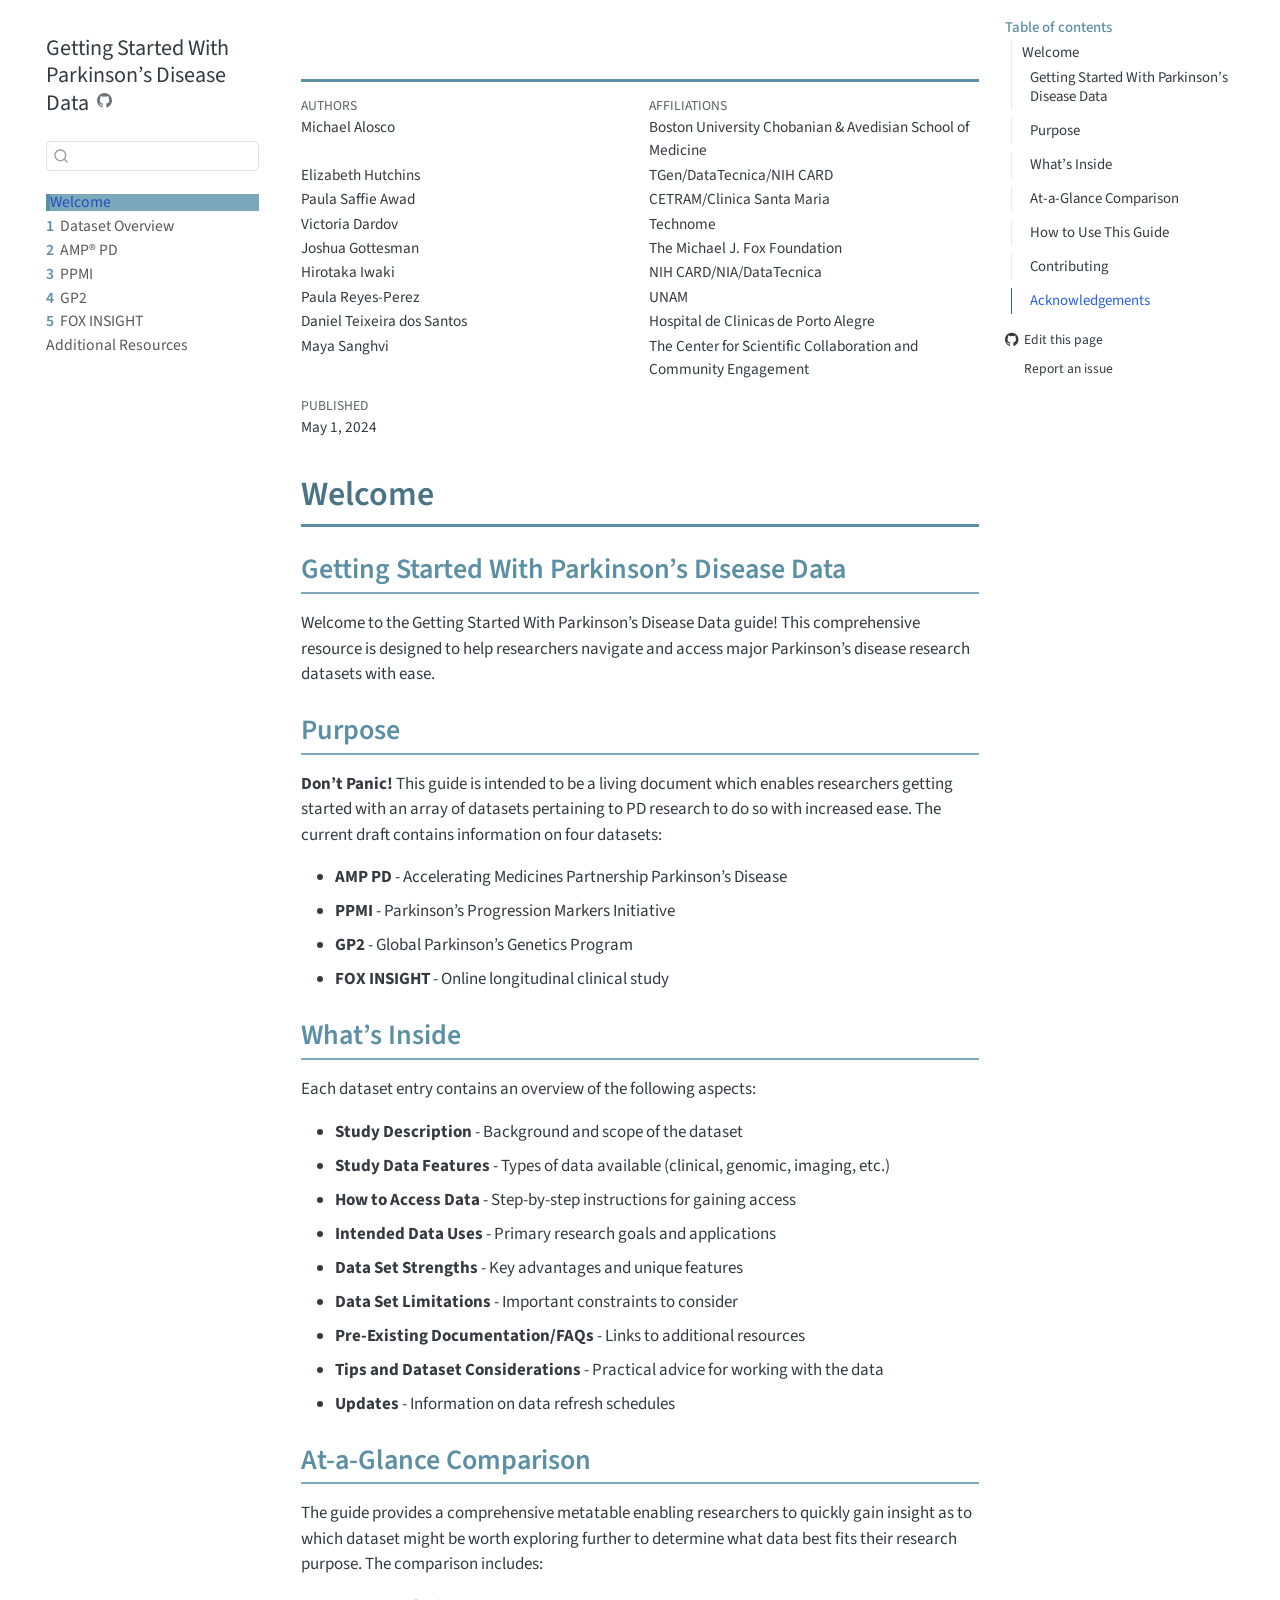
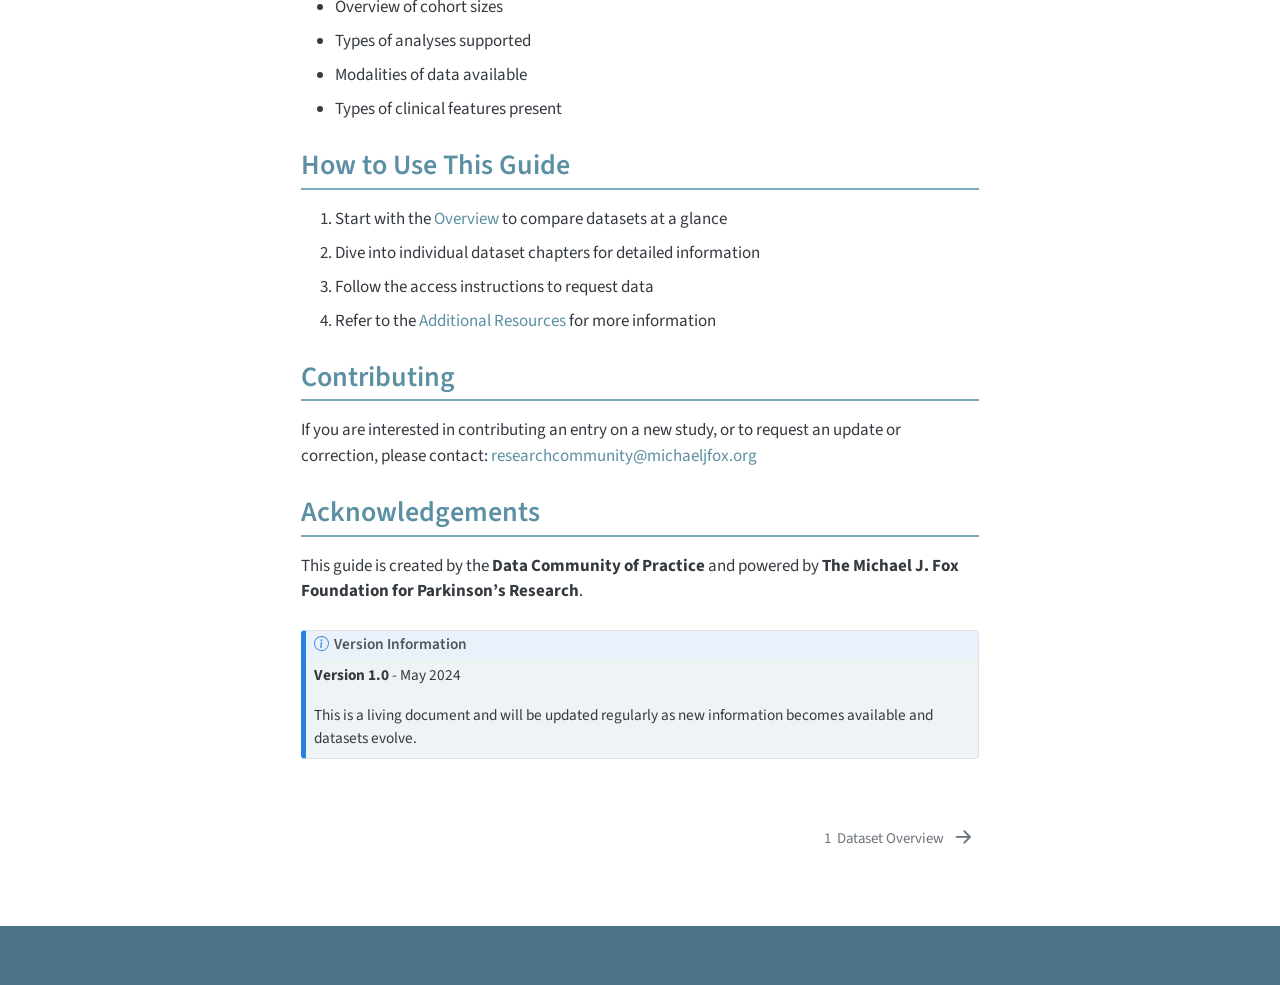
<file: index.html>
<!DOCTYPE html>
<html xmlns="http://www.w3.org/1999/xhtml" lang="en" xml:lang="en"><head>

<meta charset="utf-8">
<meta name="generator" content="quarto-1.8.27">

<meta name="viewport" content="width=device-width, initial-scale=1.0, user-scalable=yes">

<meta name="author" content="Michael Alosco">
<meta name="author" content="Elizabeth Hutchins">
<meta name="author" content="Paula Saffie Awad">
<meta name="author" content="Victoria Dardov">
<meta name="author" content="Joshua Gottesman">
<meta name="author" content="Hirotaka Iwaki">
<meta name="author" content="Paula Reyes-Perez">
<meta name="author" content="Daniel Teixeira dos Santos">
<meta name="author" content="Maya Sanghvi">
<meta name="dcterms.date" content="2024-05-01">

<title>Getting Started With Parkinson’s Disease Data</title>
<style>
code{white-space: pre-wrap;}
span.smallcaps{font-variant: small-caps;}
div.columns{display: flex; gap: min(4vw, 1.5em);}
div.column{flex: auto; overflow-x: auto;}
div.hanging-indent{margin-left: 1.5em; text-indent: -1.5em;}
ul.task-list{list-style: none;}
ul.task-list li input[type="checkbox"] {
  width: 0.8em;
  margin: 0 0.8em 0.2em -1em; /* quarto-specific, see https://github.com/quarto-dev/quarto-cli/issues/4556 */ 
  vertical-align: middle;
}
</style>


<script src="site_libs/quarto-nav/quarto-nav.js"></script>
<script src="site_libs/quarto-nav/headroom.min.js"></script>
<script src="site_libs/clipboard/clipboard.min.js"></script>
<script src="site_libs/quarto-search/autocomplete.umd.js"></script>
<script src="site_libs/quarto-search/fuse.min.js"></script>
<script src="site_libs/quarto-search/quarto-search.js"></script>
<meta name="quarto:offset" content="./">
<link href="./overview.html" rel="next">
<script src="site_libs/quarto-html/quarto.js" type="module"></script>
<script src="site_libs/quarto-html/tabsets/tabsets.js" type="module"></script>
<script src="site_libs/quarto-html/axe/axe-check.js" type="module"></script>
<script src="site_libs/quarto-html/popper.min.js"></script>
<script src="site_libs/quarto-html/tippy.umd.min.js"></script>
<script src="site_libs/quarto-html/anchor.min.js"></script>
<link href="site_libs/quarto-html/tippy.css" rel="stylesheet">
<link href="site_libs/quarto-html/quarto-syntax-highlighting-ed96de9b727972fe78a7b5d16c58bf87.css" rel="stylesheet" id="quarto-text-highlighting-styles">
<script src="site_libs/bootstrap/bootstrap.min.js"></script>
<link href="site_libs/bootstrap/bootstrap-icons.css" rel="stylesheet">
<link href="site_libs/bootstrap/bootstrap-00ccf60c28c3bdf2d57f5131fbf16f11.min.css" rel="stylesheet" append-hash="true" id="quarto-bootstrap" data-mode="light">
<script id="quarto-search-options" type="application/json">{
  "location": "sidebar",
  "copy-button": false,
  "collapse-after": 3,
  "panel-placement": "start",
  "type": "textbox",
  "limit": 50,
  "keyboard-shortcut": [
    "f",
    "/",
    "s"
  ],
  "show-item-context": false,
  "language": {
    "search-no-results-text": "No results",
    "search-matching-documents-text": "matching documents",
    "search-copy-link-title": "Copy link to search",
    "search-hide-matches-text": "Hide additional matches",
    "search-more-match-text": "more match in this document",
    "search-more-matches-text": "more matches in this document",
    "search-clear-button-title": "Clear",
    "search-text-placeholder": "",
    "search-detached-cancel-button-title": "Cancel",
    "search-submit-button-title": "Submit",
    "search-label": "Search"
  }
}</script>


<link rel="stylesheet" href="styles.css">
</head>

<body class="nav-sidebar floating quarto-light">

<div id="quarto-search-results"></div>
  <header id="quarto-header" class="headroom fixed-top">
  <nav class="quarto-secondary-nav">
    <div class="container-fluid d-flex">
      <button type="button" class="quarto-btn-toggle btn" data-bs-toggle="collapse" role="button" data-bs-target=".quarto-sidebar-collapse-item" aria-controls="quarto-sidebar" aria-expanded="false" aria-label="Toggle sidebar navigation" onclick="if (window.quartoToggleHeadroom) { window.quartoToggleHeadroom(); }">
        <i class="bi bi-layout-text-sidebar-reverse"></i>
      </button>
        <nav class="quarto-page-breadcrumbs" aria-label="breadcrumb"><ol class="breadcrumb"><li class="breadcrumb-item"><a href="./index.html">Welcome</a></li></ol></nav>
        <a class="flex-grow-1" role="navigation" data-bs-toggle="collapse" data-bs-target=".quarto-sidebar-collapse-item" aria-controls="quarto-sidebar" aria-expanded="false" aria-label="Toggle sidebar navigation" onclick="if (window.quartoToggleHeadroom) { window.quartoToggleHeadroom(); }">      
        </a>
      <button type="button" class="btn quarto-search-button" aria-label="Search" onclick="window.quartoOpenSearch();">
        <i class="bi bi-search"></i>
      </button>
    </div>
  </nav>
</header>
<!-- content -->
<div id="quarto-content" class="quarto-container page-columns page-rows-contents page-layout-article">
<!-- sidebar -->
  <nav id="quarto-sidebar" class="sidebar collapse collapse-horizontal quarto-sidebar-collapse-item sidebar-navigation floating overflow-auto">
    <div class="pt-lg-2 mt-2 text-left sidebar-header">
    <div class="sidebar-title mb-0 py-0">
      <a href="./">Getting Started With Parkinson’s Disease Data</a> 
        <div class="sidebar-tools-main">
    <a href="https://github.com/MJFF-ResearchCommunity/getting-started-PD-data" title="Source Code" class="quarto-navigation-tool px-1" aria-label="Source Code"><i class="bi bi-github"></i></a>
</div>
    </div>
      </div>
        <div class="mt-2 flex-shrink-0 align-items-center">
        <div class="sidebar-search">
        <div id="quarto-search" class="" title="Search"></div>
        </div>
        </div>
    <div class="sidebar-menu-container"> 
    <ul class="list-unstyled mt-1">
        <li class="sidebar-item">
  <div class="sidebar-item-container"> 
  <a href="./index.html" class="sidebar-item-text sidebar-link active">
 <span class="menu-text">Welcome</span></a>
  </div>
</li>
        <li class="sidebar-item">
  <div class="sidebar-item-container"> 
  <a href="./overview.html" class="sidebar-item-text sidebar-link">
 <span class="menu-text"><span class="chapter-number">1</span>&nbsp; <span class="chapter-title">Dataset Overview</span></span></a>
  </div>
</li>
        <li class="sidebar-item">
  <div class="sidebar-item-container"> 
  <a href="./amp-pd.html" class="sidebar-item-text sidebar-link">
 <span class="menu-text"><span class="chapter-number">2</span>&nbsp; <span class="chapter-title">AMP® PD</span></span></a>
  </div>
</li>
        <li class="sidebar-item">
  <div class="sidebar-item-container"> 
  <a href="./ppmi.html" class="sidebar-item-text sidebar-link">
 <span class="menu-text"><span class="chapter-number">3</span>&nbsp; <span class="chapter-title">PPMI</span></span></a>
  </div>
</li>
        <li class="sidebar-item">
  <div class="sidebar-item-container"> 
  <a href="./gp2.html" class="sidebar-item-text sidebar-link">
 <span class="menu-text"><span class="chapter-number">4</span>&nbsp; <span class="chapter-title">GP2</span></span></a>
  </div>
</li>
        <li class="sidebar-item">
  <div class="sidebar-item-container"> 
  <a href="./fox-insight.html" class="sidebar-item-text sidebar-link">
 <span class="menu-text"><span class="chapter-number">5</span>&nbsp; <span class="chapter-title">FOX INSIGHT</span></span></a>
  </div>
</li>
        <li class="sidebar-item">
  <div class="sidebar-item-container"> 
  <a href="./references.html" class="sidebar-item-text sidebar-link">
 <span class="menu-text">Additional Resources</span></a>
  </div>
</li>
    </ul>
    </div>
</nav>
<div id="quarto-sidebar-glass" class="quarto-sidebar-collapse-item" data-bs-toggle="collapse" data-bs-target=".quarto-sidebar-collapse-item"></div>
<!-- margin-sidebar -->
    <div id="quarto-margin-sidebar" class="sidebar margin-sidebar">
        <nav id="TOC" role="doc-toc" class="toc-active">
    <h2 id="toc-title">Table of contents</h2>
   
  <ul>
  <li><a href="#welcome" id="toc-welcome" class="nav-link active" data-scroll-target="#welcome">Welcome</a>
  <ul class="collapse">
  <li><a href="#getting-started-with-parkinsons-disease-data" id="toc-getting-started-with-parkinsons-disease-data" class="nav-link" data-scroll-target="#getting-started-with-parkinsons-disease-data">Getting Started With Parkinson’s Disease Data</a></li>
  <li><a href="#purpose" id="toc-purpose" class="nav-link" data-scroll-target="#purpose">Purpose</a></li>
  <li><a href="#whats-inside" id="toc-whats-inside" class="nav-link" data-scroll-target="#whats-inside">What’s Inside</a></li>
  <li><a href="#at-a-glance-comparison" id="toc-at-a-glance-comparison" class="nav-link" data-scroll-target="#at-a-glance-comparison">At-a-Glance Comparison</a></li>
  <li><a href="#how-to-use-this-guide" id="toc-how-to-use-this-guide" class="nav-link" data-scroll-target="#how-to-use-this-guide">How to Use This Guide</a></li>
  <li><a href="#contributing" id="toc-contributing" class="nav-link" data-scroll-target="#contributing">Contributing</a></li>
  <li><a href="#acknowledgements" id="toc-acknowledgements" class="nav-link" data-scroll-target="#acknowledgements">Acknowledgements</a></li>
  </ul></li>
  </ul>
<div class="toc-actions"><ul><li><a href="https://github.com/MJFF-ResearchCommunity/getting-started-PD-data/edit/main/index.qmd" class="toc-action"><i class="bi bi-github"></i>Edit this page</a></li><li><a href="https://github.com/MJFF-ResearchCommunity/getting-started-PD-data/issues/new" class="toc-action"><i class="bi empty"></i>Report an issue</a></li></ul></div></nav>
    </div>
<!-- main -->
<main class="content" id="quarto-document-content">

<header id="title-block-header" class="quarto-title-block default">
<div class="quarto-title">
<h1 class="title">Getting Started With Parkinson’s Disease Data</h1>
</div>


<div class="quarto-title-meta-author">
  <div class="quarto-title-meta-heading">Authors</div>
  <div class="quarto-title-meta-heading">Affiliations</div>
  
    <div class="quarto-title-meta-contents">
    <p class="author">Michael Alosco </p>
  </div>
  <div class="quarto-title-meta-contents">
        <p class="affiliation">
            Boston University Chobanian &amp; Avedisian School of Medicine
          </p>
      </div>
    <div class="quarto-title-meta-contents">
    <p class="author">Elizabeth Hutchins </p>
  </div>
  <div class="quarto-title-meta-contents">
        <p class="affiliation">
            TGen/DataTecnica/NIH CARD
          </p>
      </div>
    <div class="quarto-title-meta-contents">
    <p class="author">Paula Saffie Awad </p>
  </div>
  <div class="quarto-title-meta-contents">
        <p class="affiliation">
            CETRAM/Clinica Santa Maria
          </p>
      </div>
    <div class="quarto-title-meta-contents">
    <p class="author">Victoria Dardov </p>
  </div>
  <div class="quarto-title-meta-contents">
        <p class="affiliation">
            Technome
          </p>
      </div>
    <div class="quarto-title-meta-contents">
    <p class="author">Joshua Gottesman </p>
  </div>
  <div class="quarto-title-meta-contents">
        <p class="affiliation">
            The Michael J. Fox Foundation
          </p>
      </div>
    <div class="quarto-title-meta-contents">
    <p class="author">Hirotaka Iwaki </p>
  </div>
  <div class="quarto-title-meta-contents">
        <p class="affiliation">
            NIH CARD/NIA/DataTecnica
          </p>
      </div>
    <div class="quarto-title-meta-contents">
    <p class="author">Paula Reyes-Perez </p>
  </div>
  <div class="quarto-title-meta-contents">
        <p class="affiliation">
            UNAM
          </p>
      </div>
    <div class="quarto-title-meta-contents">
    <p class="author">Daniel Teixeira dos Santos </p>
  </div>
  <div class="quarto-title-meta-contents">
        <p class="affiliation">
            Hospital de Clinicas de Porto Alegre
          </p>
      </div>
    <div class="quarto-title-meta-contents">
    <p class="author">Maya Sanghvi </p>
  </div>
  <div class="quarto-title-meta-contents">
        <p class="affiliation">
            The Center for Scientific Collaboration and Community Engagement
          </p>
      </div>
  </div>

<div class="quarto-title-meta">

      
    <div>
    <div class="quarto-title-meta-heading">Published</div>
    <div class="quarto-title-meta-contents">
      <p class="date">May 1, 2024</p>
    </div>
  </div>
  
    
  </div>
  


</header>


<section id="welcome" class="level1 unnumbered">
<h1 class="unnumbered">Welcome</h1>
<section id="getting-started-with-parkinsons-disease-data" class="level2">
<h2 class="anchored" data-anchor-id="getting-started-with-parkinsons-disease-data">Getting Started With Parkinson’s Disease Data</h2>
<p>Welcome to the Getting Started With Parkinson’s Disease Data guide! This comprehensive resource is designed to help researchers navigate and access major Parkinson’s disease research datasets with ease.</p>
</section>
<section id="purpose" class="level2">
<h2 class="anchored" data-anchor-id="purpose">Purpose</h2>
<p><strong>Don’t Panic!</strong> This guide is intended to be a living document which enables researchers getting started with an array of datasets pertaining to PD research to do so with increased ease. The current draft contains information on four datasets:</p>
<ul>
<li><strong>AMP PD</strong> - Accelerating Medicines Partnership Parkinson’s Disease</li>
<li><strong>PPMI</strong> - Parkinson’s Progression Markers Initiative</li>
<li><strong>GP2</strong> - Global Parkinson’s Genetics Program</li>
<li><strong>FOX INSIGHT</strong> - Online longitudinal clinical study</li>
</ul>
</section>
<section id="whats-inside" class="level2">
<h2 class="anchored" data-anchor-id="whats-inside">What’s Inside</h2>
<p>Each dataset entry contains an overview of the following aspects:</p>
<ul>
<li><strong>Study Description</strong> - Background and scope of the dataset</li>
<li><strong>Study Data Features</strong> - Types of data available (clinical, genomic, imaging, etc.)</li>
<li><strong>How to Access Data</strong> - Step-by-step instructions for gaining access</li>
<li><strong>Intended Data Uses</strong> - Primary research goals and applications</li>
<li><strong>Data Set Strengths</strong> - Key advantages and unique features</li>
<li><strong>Data Set Limitations</strong> - Important constraints to consider</li>
<li><strong>Pre-Existing Documentation/FAQs</strong> - Links to additional resources</li>
<li><strong>Tips and Dataset Considerations</strong> - Practical advice for working with the data</li>
<li><strong>Updates</strong> - Information on data refresh schedules</li>
</ul>
</section>
<section id="at-a-glance-comparison" class="level2">
<h2 class="anchored" data-anchor-id="at-a-glance-comparison">At-a-Glance Comparison</h2>
<p>The guide provides a comprehensive metatable enabling researchers to quickly gain insight as to which dataset might be worth exploring further to determine what data best fits their research purpose. The comparison includes:</p>
<ul>
<li>Overview of cohort sizes</li>
<li>Types of analyses supported</li>
<li>Modalities of data available</li>
<li>Types of clinical features present</li>
</ul>
</section>
<section id="how-to-use-this-guide" class="level2">
<h2 class="anchored" data-anchor-id="how-to-use-this-guide">How to Use This Guide</h2>
<ol type="1">
<li>Start with the <a href="./overview.html">Overview</a> to compare datasets at a glance</li>
<li>Dive into individual dataset chapters for detailed information</li>
<li>Follow the access instructions to request data</li>
<li>Refer to the <a href="./references.html">Additional Resources</a> for more information</li>
</ol>
</section>
<section id="contributing" class="level2">
<h2 class="anchored" data-anchor-id="contributing">Contributing</h2>
<p>If you are interested in contributing an entry on a new study, or to request an update or correction, please contact: <a href="mailto:researchcommunity@michaeljfox.org">researchcommunity@michaeljfox.org</a></p>
</section>
<section id="acknowledgements" class="level2">
<h2 class="anchored" data-anchor-id="acknowledgements">Acknowledgements</h2>
<p>This guide is created by the <strong>Data Community of Practice</strong> and powered by <strong>The Michael J. Fox Foundation for Parkinson’s Research</strong>.</p>
<div class="callout callout-style-default callout-note callout-titled">
<div class="callout-header d-flex align-content-center">
<div class="callout-icon-container">
<i class="callout-icon"></i>
</div>
<div class="callout-title-container flex-fill">
<span class="screen-reader-only">Note</span>Version Information
</div>
</div>
<div class="callout-body-container callout-body">
<p><strong>Version 1.0</strong> - May 2024</p>
<p>This is a living document and will be updated regularly as new information becomes available and datasets evolve.</p>
</div>
</div>


</section>
</section>

</main> <!-- /main -->
<script id="quarto-html-after-body" type="application/javascript">
  window.document.addEventListener("DOMContentLoaded", function (event) {
    const icon = "";
    const anchorJS = new window.AnchorJS();
    anchorJS.options = {
      placement: 'right',
      icon: icon
    };
    anchorJS.add('.anchored');
    const isCodeAnnotation = (el) => {
      for (const clz of el.classList) {
        if (clz.startsWith('code-annotation-')) {                     
          return true;
        }
      }
      return false;
    }
    const onCopySuccess = function(e) {
      // button target
      const button = e.trigger;
      // don't keep focus
      button.blur();
      // flash "checked"
      button.classList.add('code-copy-button-checked');
      var currentTitle = button.getAttribute("title");
      button.setAttribute("title", "Copied!");
      let tooltip;
      if (window.bootstrap) {
        button.setAttribute("data-bs-toggle", "tooltip");
        button.setAttribute("data-bs-placement", "left");
        button.setAttribute("data-bs-title", "Copied!");
        tooltip = new bootstrap.Tooltip(button, 
          { trigger: "manual", 
            customClass: "code-copy-button-tooltip",
            offset: [0, -8]});
        tooltip.show();    
      }
      setTimeout(function() {
        if (tooltip) {
          tooltip.hide();
          button.removeAttribute("data-bs-title");
          button.removeAttribute("data-bs-toggle");
          button.removeAttribute("data-bs-placement");
        }
        button.setAttribute("title", currentTitle);
        button.classList.remove('code-copy-button-checked');
      }, 1000);
      // clear code selection
      e.clearSelection();
    }
    const getTextToCopy = function(trigger) {
      const outerScaffold = trigger.parentElement.cloneNode(true);
      const codeEl = outerScaffold.querySelector('code');
      for (const childEl of codeEl.children) {
        if (isCodeAnnotation(childEl)) {
          childEl.remove();
        }
      }
      return codeEl.innerText;
    }
    const clipboard = new window.ClipboardJS('.code-copy-button:not([data-in-quarto-modal])', {
      text: getTextToCopy
    });
    clipboard.on('success', onCopySuccess);
    if (window.document.getElementById('quarto-embedded-source-code-modal')) {
      const clipboardModal = new window.ClipboardJS('.code-copy-button[data-in-quarto-modal]', {
        text: getTextToCopy,
        container: window.document.getElementById('quarto-embedded-source-code-modal')
      });
      clipboardModal.on('success', onCopySuccess);
    }
      var localhostRegex = new RegExp(/^(?:http|https):\/\/localhost\:?[0-9]*\//);
      var mailtoRegex = new RegExp(/^mailto:/);
        var filterRegex = new RegExp('/' + window.location.host + '/');
      var isInternal = (href) => {
          return filterRegex.test(href) || localhostRegex.test(href) || mailtoRegex.test(href);
      }
      // Inspect non-navigation links and adorn them if external
     var links = window.document.querySelectorAll('a[href]:not(.nav-link):not(.navbar-brand):not(.toc-action):not(.sidebar-link):not(.sidebar-item-toggle):not(.pagination-link):not(.no-external):not([aria-hidden]):not(.dropdown-item):not(.quarto-navigation-tool):not(.about-link)');
      for (var i=0; i<links.length; i++) {
        const link = links[i];
        if (!isInternal(link.href)) {
          // undo the damage that might have been done by quarto-nav.js in the case of
          // links that we want to consider external
          if (link.dataset.originalHref !== undefined) {
            link.href = link.dataset.originalHref;
          }
            // target, if specified
            link.setAttribute("target", "_blank");
            if (link.getAttribute("rel") === null) {
              link.setAttribute("rel", "noopener");
            }
            // default icon
            link.classList.add("external");
        }
      }
    function tippyHover(el, contentFn, onTriggerFn, onUntriggerFn) {
      const config = {
        allowHTML: true,
        maxWidth: 500,
        delay: 100,
        arrow: false,
        appendTo: function(el) {
            return el.parentElement;
        },
        interactive: true,
        interactiveBorder: 10,
        theme: 'quarto',
        placement: 'bottom-start',
      };
      if (contentFn) {
        config.content = contentFn;
      }
      if (onTriggerFn) {
        config.onTrigger = onTriggerFn;
      }
      if (onUntriggerFn) {
        config.onUntrigger = onUntriggerFn;
      }
      window.tippy(el, config); 
    }
    const noterefs = window.document.querySelectorAll('a[role="doc-noteref"]');
    for (var i=0; i<noterefs.length; i++) {
      const ref = noterefs[i];
      tippyHover(ref, function() {
        // use id or data attribute instead here
        let href = ref.getAttribute('data-footnote-href') || ref.getAttribute('href');
        try { href = new URL(href).hash; } catch {}
        const id = href.replace(/^#\/?/, "");
        const note = window.document.getElementById(id);
        if (note) {
          return note.innerHTML;
        } else {
          return "";
        }
      });
    }
    const xrefs = window.document.querySelectorAll('a.quarto-xref');
    const processXRef = (id, note) => {
      // Strip column container classes
      const stripColumnClz = (el) => {
        el.classList.remove("page-full", "page-columns");
        if (el.children) {
          for (const child of el.children) {
            stripColumnClz(child);
          }
        }
      }
      stripColumnClz(note)
      if (id === null || id.startsWith('sec-')) {
        // Special case sections, only their first couple elements
        const container = document.createElement("div");
        if (note.children && note.children.length > 2) {
          container.appendChild(note.children[0].cloneNode(true));
          for (let i = 1; i < note.children.length; i++) {
            const child = note.children[i];
            if (child.tagName === "P" && child.innerText === "") {
              continue;
            } else {
              container.appendChild(child.cloneNode(true));
              break;
            }
          }
          if (window.Quarto?.typesetMath) {
            window.Quarto.typesetMath(container);
          }
          return container.innerHTML
        } else {
          if (window.Quarto?.typesetMath) {
            window.Quarto.typesetMath(note);
          }
          return note.innerHTML;
        }
      } else {
        // Remove any anchor links if they are present
        const anchorLink = note.querySelector('a.anchorjs-link');
        if (anchorLink) {
          anchorLink.remove();
        }
        if (window.Quarto?.typesetMath) {
          window.Quarto.typesetMath(note);
        }
        if (note.classList.contains("callout")) {
          return note.outerHTML;
        } else {
          return note.innerHTML;
        }
      }
    }
    for (var i=0; i<xrefs.length; i++) {
      const xref = xrefs[i];
      tippyHover(xref, undefined, function(instance) {
        instance.disable();
        let url = xref.getAttribute('href');
        let hash = undefined; 
        if (url.startsWith('#')) {
          hash = url;
        } else {
          try { hash = new URL(url).hash; } catch {}
        }
        if (hash) {
          const id = hash.replace(/^#\/?/, "");
          const note = window.document.getElementById(id);
          if (note !== null) {
            try {
              const html = processXRef(id, note.cloneNode(true));
              instance.setContent(html);
            } finally {
              instance.enable();
              instance.show();
            }
          } else {
            // See if we can fetch this
            fetch(url.split('#')[0])
            .then(res => res.text())
            .then(html => {
              const parser = new DOMParser();
              const htmlDoc = parser.parseFromString(html, "text/html");
              const note = htmlDoc.getElementById(id);
              if (note !== null) {
                const html = processXRef(id, note);
                instance.setContent(html);
              } 
            }).finally(() => {
              instance.enable();
              instance.show();
            });
          }
        } else {
          // See if we can fetch a full url (with no hash to target)
          // This is a special case and we should probably do some content thinning / targeting
          fetch(url)
          .then(res => res.text())
          .then(html => {
            const parser = new DOMParser();
            const htmlDoc = parser.parseFromString(html, "text/html");
            const note = htmlDoc.querySelector('main.content');
            if (note !== null) {
              // This should only happen for chapter cross references
              // (since there is no id in the URL)
              // remove the first header
              if (note.children.length > 0 && note.children[0].tagName === "HEADER") {
                note.children[0].remove();
              }
              const html = processXRef(null, note);
              instance.setContent(html);
            } 
          }).finally(() => {
            instance.enable();
            instance.show();
          });
        }
      }, function(instance) {
      });
    }
        let selectedAnnoteEl;
        const selectorForAnnotation = ( cell, annotation) => {
          let cellAttr = 'data-code-cell="' + cell + '"';
          let lineAttr = 'data-code-annotation="' +  annotation + '"';
          const selector = 'span[' + cellAttr + '][' + lineAttr + ']';
          return selector;
        }
        const selectCodeLines = (annoteEl) => {
          const doc = window.document;
          const targetCell = annoteEl.getAttribute("data-target-cell");
          const targetAnnotation = annoteEl.getAttribute("data-target-annotation");
          const annoteSpan = window.document.querySelector(selectorForAnnotation(targetCell, targetAnnotation));
          const lines = annoteSpan.getAttribute("data-code-lines").split(",");
          const lineIds = lines.map((line) => {
            return targetCell + "-" + line;
          })
          let top = null;
          let height = null;
          let parent = null;
          if (lineIds.length > 0) {
              //compute the position of the single el (top and bottom and make a div)
              const el = window.document.getElementById(lineIds[0]);
              top = el.offsetTop;
              height = el.offsetHeight;
              parent = el.parentElement.parentElement;
            if (lineIds.length > 1) {
              const lastEl = window.document.getElementById(lineIds[lineIds.length - 1]);
              const bottom = lastEl.offsetTop + lastEl.offsetHeight;
              height = bottom - top;
            }
            if (top !== null && height !== null && parent !== null) {
              // cook up a div (if necessary) and position it 
              let div = window.document.getElementById("code-annotation-line-highlight");
              if (div === null) {
                div = window.document.createElement("div");
                div.setAttribute("id", "code-annotation-line-highlight");
                div.style.position = 'absolute';
                parent.appendChild(div);
              }
              div.style.top = top - 2 + "px";
              div.style.height = height + 4 + "px";
              div.style.left = 0;
              let gutterDiv = window.document.getElementById("code-annotation-line-highlight-gutter");
              if (gutterDiv === null) {
                gutterDiv = window.document.createElement("div");
                gutterDiv.setAttribute("id", "code-annotation-line-highlight-gutter");
                gutterDiv.style.position = 'absolute';
                const codeCell = window.document.getElementById(targetCell);
                const gutter = codeCell.querySelector('.code-annotation-gutter');
                gutter.appendChild(gutterDiv);
              }
              gutterDiv.style.top = top - 2 + "px";
              gutterDiv.style.height = height + 4 + "px";
            }
            selectedAnnoteEl = annoteEl;
          }
        };
        const unselectCodeLines = () => {
          const elementsIds = ["code-annotation-line-highlight", "code-annotation-line-highlight-gutter"];
          elementsIds.forEach((elId) => {
            const div = window.document.getElementById(elId);
            if (div) {
              div.remove();
            }
          });
          selectedAnnoteEl = undefined;
        };
          // Handle positioning of the toggle
      window.addEventListener(
        "resize",
        throttle(() => {
          elRect = undefined;
          if (selectedAnnoteEl) {
            selectCodeLines(selectedAnnoteEl);
          }
        }, 10)
      );
      function throttle(fn, ms) {
      let throttle = false;
      let timer;
        return (...args) => {
          if(!throttle) { // first call gets through
              fn.apply(this, args);
              throttle = true;
          } else { // all the others get throttled
              if(timer) clearTimeout(timer); // cancel #2
              timer = setTimeout(() => {
                fn.apply(this, args);
                timer = throttle = false;
              }, ms);
          }
        };
      }
        // Attach click handler to the DT
        const annoteDls = window.document.querySelectorAll('dt[data-target-cell]');
        for (const annoteDlNode of annoteDls) {
          annoteDlNode.addEventListener('click', (event) => {
            const clickedEl = event.target;
            if (clickedEl !== selectedAnnoteEl) {
              unselectCodeLines();
              const activeEl = window.document.querySelector('dt[data-target-cell].code-annotation-active');
              if (activeEl) {
                activeEl.classList.remove('code-annotation-active');
              }
              selectCodeLines(clickedEl);
              clickedEl.classList.add('code-annotation-active');
            } else {
              // Unselect the line
              unselectCodeLines();
              clickedEl.classList.remove('code-annotation-active');
            }
          });
        }
    const findCites = (el) => {
      const parentEl = el.parentElement;
      if (parentEl) {
        const cites = parentEl.dataset.cites;
        if (cites) {
          return {
            el,
            cites: cites.split(' ')
          };
        } else {
          return findCites(el.parentElement)
        }
      } else {
        return undefined;
      }
    };
    var bibliorefs = window.document.querySelectorAll('a[role="doc-biblioref"]');
    for (var i=0; i<bibliorefs.length; i++) {
      const ref = bibliorefs[i];
      const citeInfo = findCites(ref);
      if (citeInfo) {
        tippyHover(citeInfo.el, function() {
          var popup = window.document.createElement('div');
          citeInfo.cites.forEach(function(cite) {
            var citeDiv = window.document.createElement('div');
            citeDiv.classList.add('hanging-indent');
            citeDiv.classList.add('csl-entry');
            var biblioDiv = window.document.getElementById('ref-' + cite);
            if (biblioDiv) {
              citeDiv.innerHTML = biblioDiv.innerHTML;
            }
            popup.appendChild(citeDiv);
          });
          return popup.innerHTML;
        });
      }
    }
  });
  </script>
<nav class="page-navigation">
  <div class="nav-page nav-page-previous">
  </div>
  <div class="nav-page nav-page-next">
      <a href="./overview.html" class="pagination-link" aria-label="Dataset Overview">
        <span class="nav-page-text"><span class="chapter-number">1</span>&nbsp; <span class="chapter-title">Dataset Overview</span></span> <i class="bi bi-arrow-right-short"></i>
      </a>
  </div>
</nav>
</div> <!-- /content -->




<footer class="footer"><div class="nav-footer"><div class="nav-footer-center"><div class="toc-actions d-sm-block d-md-none"><ul><li><a href="https://github.com/MJFF-ResearchCommunity/getting-started-PD-data/edit/main/index.qmd" class="toc-action"><i class="bi bi-github"></i>Edit this page</a></li><li><a href="https://github.com/MJFF-ResearchCommunity/getting-started-PD-data/issues/new" class="toc-action"><i class="bi empty"></i>Report an issue</a></li></ul></div></div></div></footer></body></html>
</file>
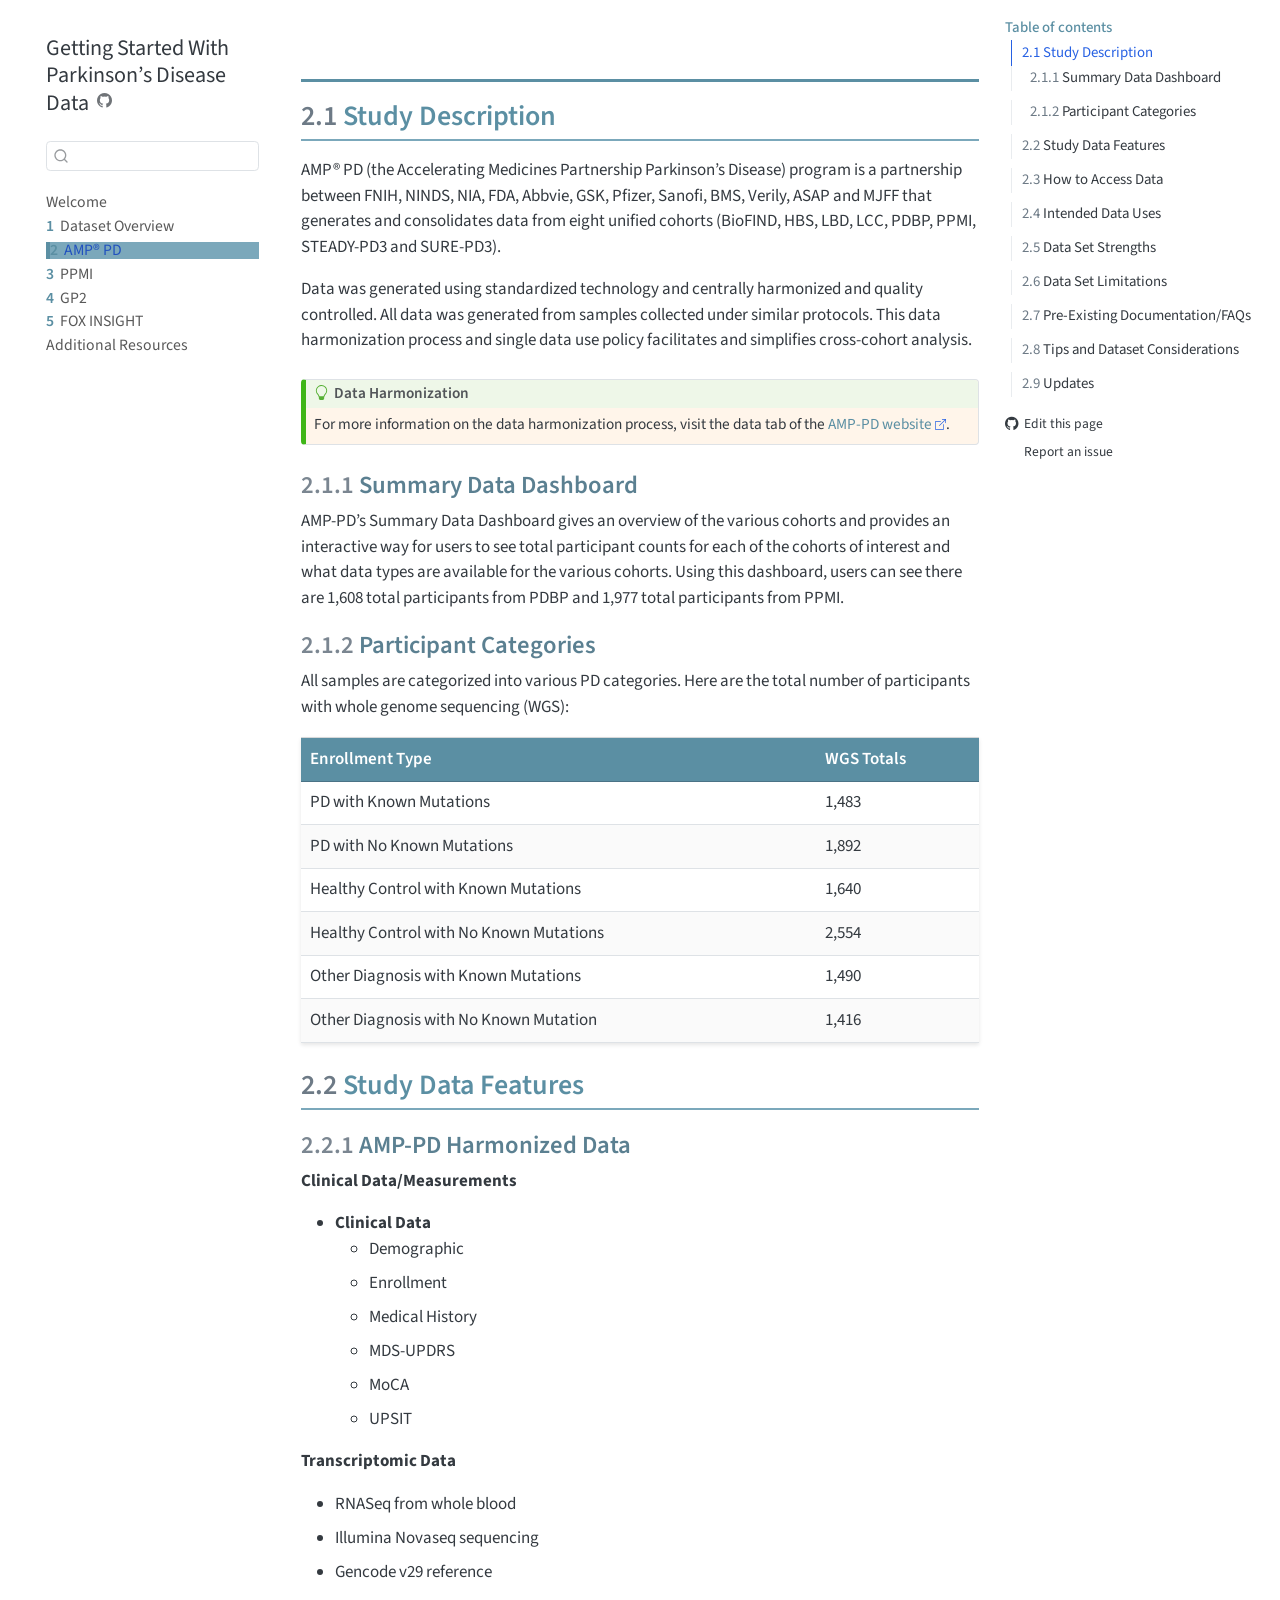
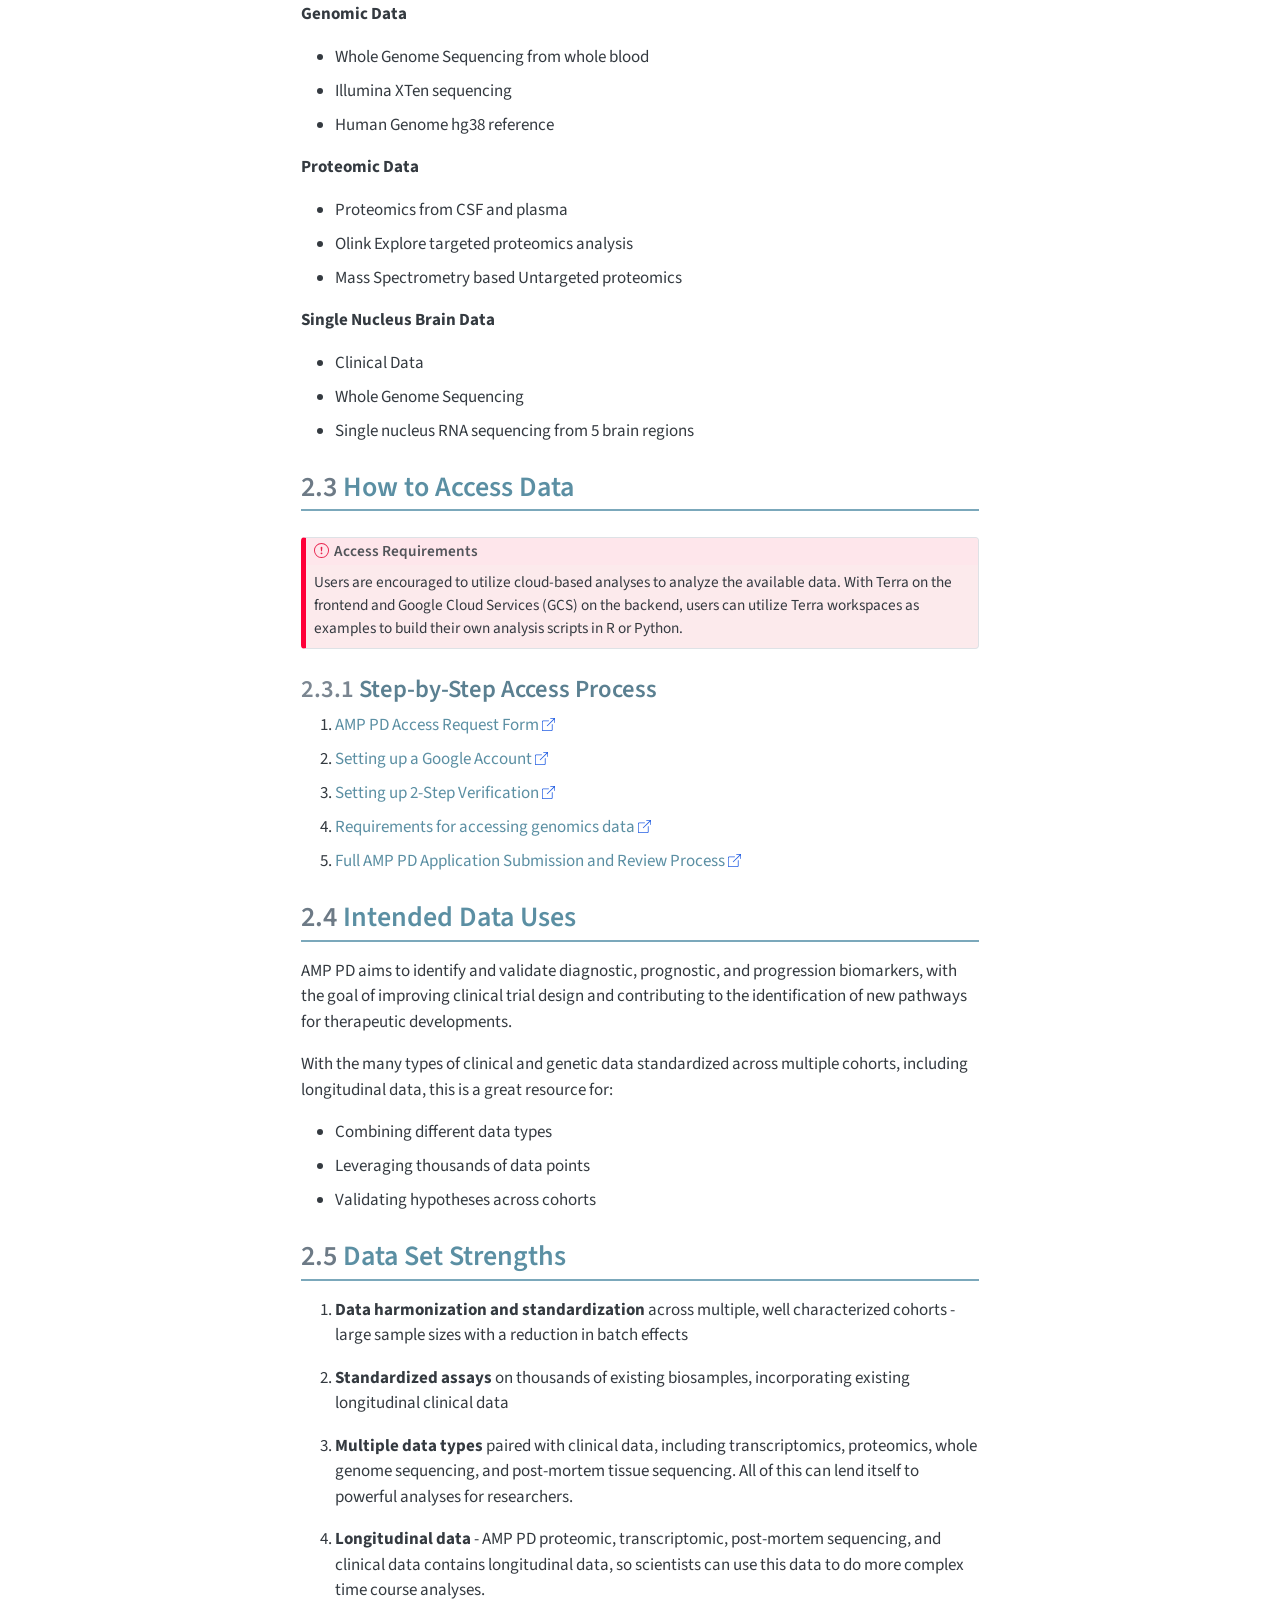
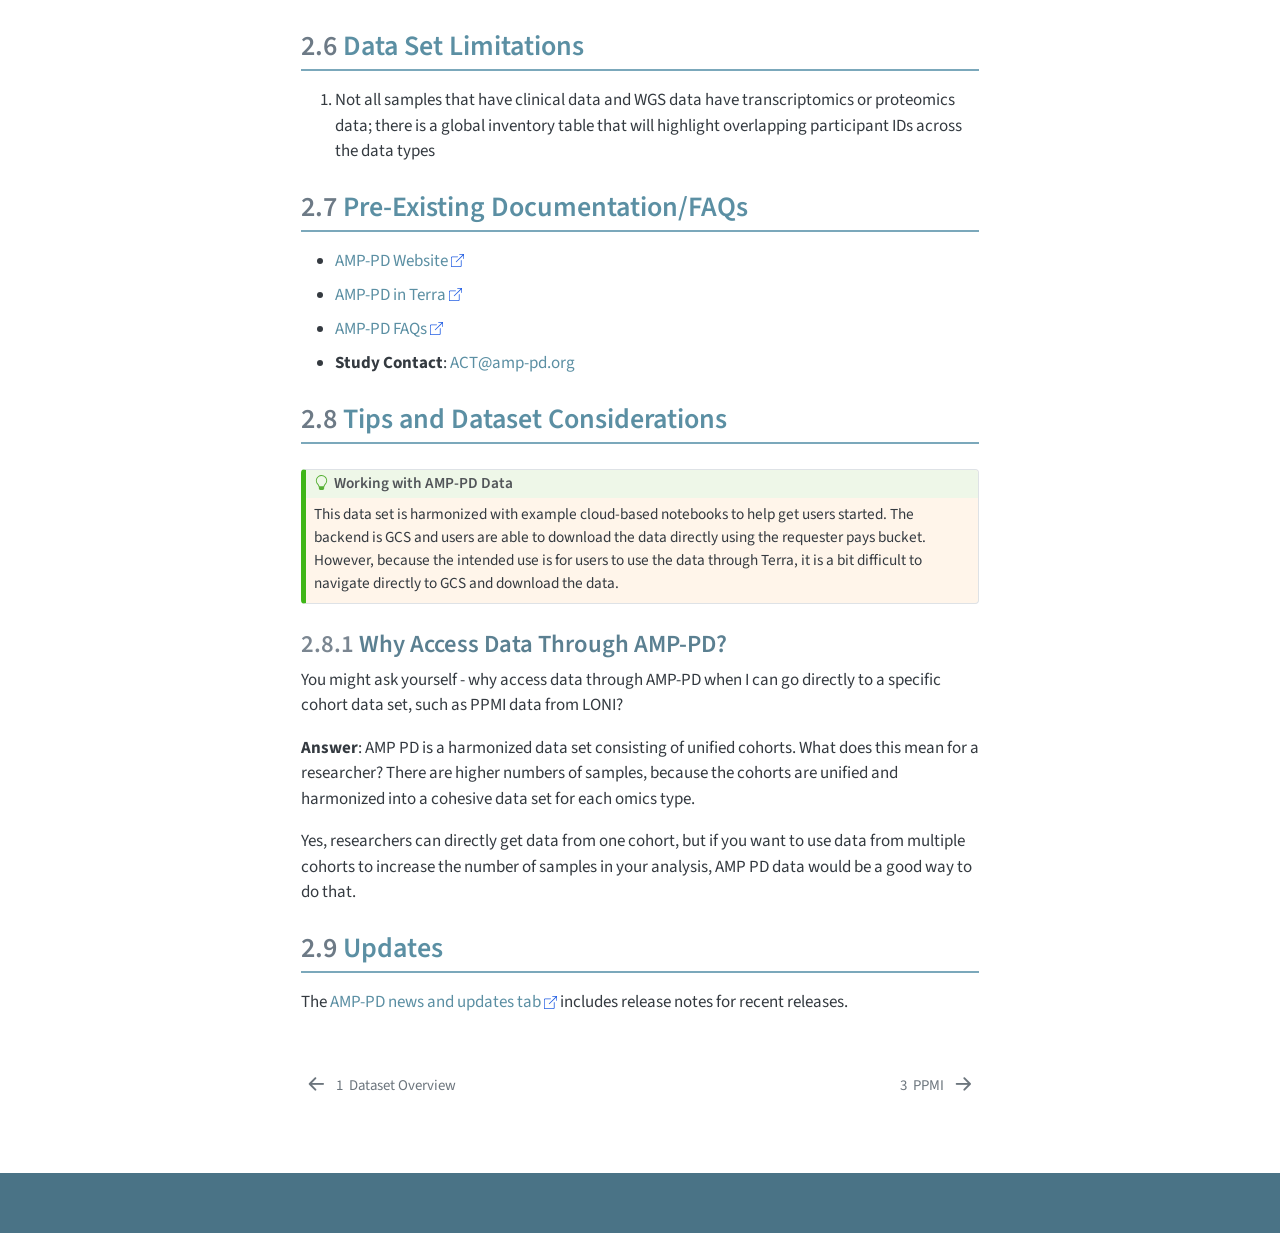
<file: amp-pd.html>
<!DOCTYPE html>
<html xmlns="http://www.w3.org/1999/xhtml" lang="en" xml:lang="en"><head>

<meta charset="utf-8">
<meta name="generator" content="quarto-1.8.27">

<meta name="viewport" content="width=device-width, initial-scale=1.0, user-scalable=yes">


<title>2&nbsp; AMP® PD – Getting Started With Parkinson's Disease Data</title>
<style>
code{white-space: pre-wrap;}
span.smallcaps{font-variant: small-caps;}
div.columns{display: flex; gap: min(4vw, 1.5em);}
div.column{flex: auto; overflow-x: auto;}
div.hanging-indent{margin-left: 1.5em; text-indent: -1.5em;}
ul.task-list{list-style: none;}
ul.task-list li input[type="checkbox"] {
  width: 0.8em;
  margin: 0 0.8em 0.2em -1em; /* quarto-specific, see https://github.com/quarto-dev/quarto-cli/issues/4556 */ 
  vertical-align: middle;
}
</style>


<script src="site_libs/quarto-nav/quarto-nav.js"></script>
<script src="site_libs/quarto-nav/headroom.min.js"></script>
<script src="site_libs/clipboard/clipboard.min.js"></script>
<script src="site_libs/quarto-search/autocomplete.umd.js"></script>
<script src="site_libs/quarto-search/fuse.min.js"></script>
<script src="site_libs/quarto-search/quarto-search.js"></script>
<meta name="quarto:offset" content="./">
<link href="./ppmi.html" rel="next">
<link href="./overview.html" rel="prev">
<script src="site_libs/quarto-html/quarto.js" type="module"></script>
<script src="site_libs/quarto-html/tabsets/tabsets.js" type="module"></script>
<script src="site_libs/quarto-html/axe/axe-check.js" type="module"></script>
<script src="site_libs/quarto-html/popper.min.js"></script>
<script src="site_libs/quarto-html/tippy.umd.min.js"></script>
<script src="site_libs/quarto-html/anchor.min.js"></script>
<link href="site_libs/quarto-html/tippy.css" rel="stylesheet">
<link href="site_libs/quarto-html/quarto-syntax-highlighting-ed96de9b727972fe78a7b5d16c58bf87.css" rel="stylesheet" id="quarto-text-highlighting-styles">
<script src="site_libs/bootstrap/bootstrap.min.js"></script>
<link href="site_libs/bootstrap/bootstrap-icons.css" rel="stylesheet">
<link href="site_libs/bootstrap/bootstrap-00ccf60c28c3bdf2d57f5131fbf16f11.min.css" rel="stylesheet" append-hash="true" id="quarto-bootstrap" data-mode="light">
<script id="quarto-search-options" type="application/json">{
  "location": "sidebar",
  "copy-button": false,
  "collapse-after": 3,
  "panel-placement": "start",
  "type": "textbox",
  "limit": 50,
  "keyboard-shortcut": [
    "f",
    "/",
    "s"
  ],
  "show-item-context": false,
  "language": {
    "search-no-results-text": "No results",
    "search-matching-documents-text": "matching documents",
    "search-copy-link-title": "Copy link to search",
    "search-hide-matches-text": "Hide additional matches",
    "search-more-match-text": "more match in this document",
    "search-more-matches-text": "more matches in this document",
    "search-clear-button-title": "Clear",
    "search-text-placeholder": "",
    "search-detached-cancel-button-title": "Cancel",
    "search-submit-button-title": "Submit",
    "search-label": "Search"
  }
}</script>


<link rel="stylesheet" href="styles.css">
</head>

<body class="nav-sidebar floating quarto-light">

<div id="quarto-search-results"></div>
  <header id="quarto-header" class="headroom fixed-top">
  <nav class="quarto-secondary-nav">
    <div class="container-fluid d-flex">
      <button type="button" class="quarto-btn-toggle btn" data-bs-toggle="collapse" role="button" data-bs-target=".quarto-sidebar-collapse-item" aria-controls="quarto-sidebar" aria-expanded="false" aria-label="Toggle sidebar navigation" onclick="if (window.quartoToggleHeadroom) { window.quartoToggleHeadroom(); }">
        <i class="bi bi-layout-text-sidebar-reverse"></i>
      </button>
        <nav class="quarto-page-breadcrumbs" aria-label="breadcrumb"><ol class="breadcrumb"><li class="breadcrumb-item"><a href="./amp-pd.html"><span class="chapter-number">2</span>&nbsp; <span class="chapter-title">AMP® PD</span></a></li></ol></nav>
        <a class="flex-grow-1" role="navigation" data-bs-toggle="collapse" data-bs-target=".quarto-sidebar-collapse-item" aria-controls="quarto-sidebar" aria-expanded="false" aria-label="Toggle sidebar navigation" onclick="if (window.quartoToggleHeadroom) { window.quartoToggleHeadroom(); }">      
        </a>
      <button type="button" class="btn quarto-search-button" aria-label="Search" onclick="window.quartoOpenSearch();">
        <i class="bi bi-search"></i>
      </button>
    </div>
  </nav>
</header>
<!-- content -->
<div id="quarto-content" class="quarto-container page-columns page-rows-contents page-layout-article">
<!-- sidebar -->
  <nav id="quarto-sidebar" class="sidebar collapse collapse-horizontal quarto-sidebar-collapse-item sidebar-navigation floating overflow-auto">
    <div class="pt-lg-2 mt-2 text-left sidebar-header">
    <div class="sidebar-title mb-0 py-0">
      <a href="./">Getting Started With Parkinson’s Disease Data</a> 
        <div class="sidebar-tools-main">
    <a href="https://github.com/MJFF-ResearchCommunity/getting-started-PD-data" title="Source Code" class="quarto-navigation-tool px-1" aria-label="Source Code"><i class="bi bi-github"></i></a>
</div>
    </div>
      </div>
        <div class="mt-2 flex-shrink-0 align-items-center">
        <div class="sidebar-search">
        <div id="quarto-search" class="" title="Search"></div>
        </div>
        </div>
    <div class="sidebar-menu-container"> 
    <ul class="list-unstyled mt-1">
        <li class="sidebar-item">
  <div class="sidebar-item-container"> 
  <a href="./index.html" class="sidebar-item-text sidebar-link">
 <span class="menu-text">Welcome</span></a>
  </div>
</li>
        <li class="sidebar-item">
  <div class="sidebar-item-container"> 
  <a href="./overview.html" class="sidebar-item-text sidebar-link">
 <span class="menu-text"><span class="chapter-number">1</span>&nbsp; <span class="chapter-title">Dataset Overview</span></span></a>
  </div>
</li>
        <li class="sidebar-item">
  <div class="sidebar-item-container"> 
  <a href="./amp-pd.html" class="sidebar-item-text sidebar-link active">
 <span class="menu-text"><span class="chapter-number">2</span>&nbsp; <span class="chapter-title">AMP® PD</span></span></a>
  </div>
</li>
        <li class="sidebar-item">
  <div class="sidebar-item-container"> 
  <a href="./ppmi.html" class="sidebar-item-text sidebar-link">
 <span class="menu-text"><span class="chapter-number">3</span>&nbsp; <span class="chapter-title">PPMI</span></span></a>
  </div>
</li>
        <li class="sidebar-item">
  <div class="sidebar-item-container"> 
  <a href="./gp2.html" class="sidebar-item-text sidebar-link">
 <span class="menu-text"><span class="chapter-number">4</span>&nbsp; <span class="chapter-title">GP2</span></span></a>
  </div>
</li>
        <li class="sidebar-item">
  <div class="sidebar-item-container"> 
  <a href="./fox-insight.html" class="sidebar-item-text sidebar-link">
 <span class="menu-text"><span class="chapter-number">5</span>&nbsp; <span class="chapter-title">FOX INSIGHT</span></span></a>
  </div>
</li>
        <li class="sidebar-item">
  <div class="sidebar-item-container"> 
  <a href="./references.html" class="sidebar-item-text sidebar-link">
 <span class="menu-text">Additional Resources</span></a>
  </div>
</li>
    </ul>
    </div>
</nav>
<div id="quarto-sidebar-glass" class="quarto-sidebar-collapse-item" data-bs-toggle="collapse" data-bs-target=".quarto-sidebar-collapse-item"></div>
<!-- margin-sidebar -->
    <div id="quarto-margin-sidebar" class="sidebar margin-sidebar">
        <nav id="TOC" role="doc-toc" class="toc-active">
    <h2 id="toc-title">Table of contents</h2>
   
  <ul>
  <li><a href="#sec-amp-pd-description" id="toc-sec-amp-pd-description" class="nav-link active" data-scroll-target="#sec-amp-pd-description"><span class="header-section-number">2.1</span> Study Description</a>
  <ul class="collapse">
  <li><a href="#summary-data-dashboard" id="toc-summary-data-dashboard" class="nav-link" data-scroll-target="#summary-data-dashboard"><span class="header-section-number">2.1.1</span> Summary Data Dashboard</a></li>
  <li><a href="#participant-categories" id="toc-participant-categories" class="nav-link" data-scroll-target="#participant-categories"><span class="header-section-number">2.1.2</span> Participant Categories</a></li>
  </ul></li>
  <li><a href="#sec-amp-pd-features" id="toc-sec-amp-pd-features" class="nav-link" data-scroll-target="#sec-amp-pd-features"><span class="header-section-number">2.2</span> Study Data Features</a>
  <ul class="collapse">
  <li><a href="#amp-pd-harmonized-data" id="toc-amp-pd-harmonized-data" class="nav-link" data-scroll-target="#amp-pd-harmonized-data"><span class="header-section-number">2.2.1</span> AMP-PD Harmonized Data</a></li>
  </ul></li>
  <li><a href="#sec-amp-pd-access" id="toc-sec-amp-pd-access" class="nav-link" data-scroll-target="#sec-amp-pd-access"><span class="header-section-number">2.3</span> How to Access Data</a>
  <ul class="collapse">
  <li><a href="#step-by-step-access-process" id="toc-step-by-step-access-process" class="nav-link" data-scroll-target="#step-by-step-access-process"><span class="header-section-number">2.3.1</span> Step-by-Step Access Process</a></li>
  </ul></li>
  <li><a href="#sec-amp-pd-uses" id="toc-sec-amp-pd-uses" class="nav-link" data-scroll-target="#sec-amp-pd-uses"><span class="header-section-number">2.4</span> Intended Data Uses</a></li>
  <li><a href="#sec-amp-pd-strengths" id="toc-sec-amp-pd-strengths" class="nav-link" data-scroll-target="#sec-amp-pd-strengths"><span class="header-section-number">2.5</span> Data Set Strengths</a></li>
  <li><a href="#sec-amp-pd-limitations" id="toc-sec-amp-pd-limitations" class="nav-link" data-scroll-target="#sec-amp-pd-limitations"><span class="header-section-number">2.6</span> Data Set Limitations</a></li>
  <li><a href="#sec-amp-pd-docs" id="toc-sec-amp-pd-docs" class="nav-link" data-scroll-target="#sec-amp-pd-docs"><span class="header-section-number">2.7</span> Pre-Existing Documentation/FAQs</a></li>
  <li><a href="#sec-amp-pd-tips" id="toc-sec-amp-pd-tips" class="nav-link" data-scroll-target="#sec-amp-pd-tips"><span class="header-section-number">2.8</span> Tips and Dataset Considerations</a>
  <ul class="collapse">
  <li><a href="#why-access-data-through-amp-pd" id="toc-why-access-data-through-amp-pd" class="nav-link" data-scroll-target="#why-access-data-through-amp-pd"><span class="header-section-number">2.8.1</span> Why Access Data Through AMP-PD?</a></li>
  </ul></li>
  <li><a href="#sec-amp-pd-updates" id="toc-sec-amp-pd-updates" class="nav-link" data-scroll-target="#sec-amp-pd-updates"><span class="header-section-number">2.9</span> Updates</a></li>
  </ul>
<div class="toc-actions"><ul><li><a href="https://github.com/MJFF-ResearchCommunity/getting-started-PD-data/edit/main/amp-pd.qmd" class="toc-action"><i class="bi bi-github"></i>Edit this page</a></li><li><a href="https://github.com/MJFF-ResearchCommunity/getting-started-PD-data/issues/new" class="toc-action"><i class="bi empty"></i>Report an issue</a></li></ul></div></nav>
    </div>
<!-- main -->
<main class="content" id="quarto-document-content">

<header id="title-block-header" class="quarto-title-block default">
<div class="quarto-title">
<h1 class="title"><span id="sec-amp-pd" class="quarto-section-identifier"><span class="chapter-number">2</span>&nbsp; <span class="chapter-title">AMP® PD</span></span></h1>
</div>



<div class="quarto-title-meta">

    
  
    
  </div>
  


</header>


<section id="sec-amp-pd-description" class="level2" data-number="2.1">
<h2 data-number="2.1" class="anchored" data-anchor-id="sec-amp-pd-description"><span class="header-section-number">2.1</span> Study Description</h2>
<p>AMP® PD (the Accelerating Medicines Partnership Parkinson’s Disease) program is a partnership between FNIH, NINDS, NIA, FDA, Abbvie, GSK, Pfizer, Sanofi, BMS, Verily, ASAP and MJFF that generates and consolidates data from eight unified cohorts (BioFIND, HBS, LBD, LCC, PDBP, PPMI, STEADY-PD3 and SURE-PD3).</p>
<p>Data was generated using standardized technology and centrally harmonized and quality controlled. All data was generated from samples collected under similar protocols. This data harmonization process and single data use policy facilitates and simplifies cross-cohort analysis.</p>
<div class="callout callout-style-default callout-tip callout-titled">
<div class="callout-header d-flex align-content-center">
<div class="callout-icon-container">
<i class="callout-icon"></i>
</div>
<div class="callout-title-container flex-fill">
<span class="screen-reader-only">Tip</span>Data Harmonization
</div>
</div>
<div class="callout-body-container callout-body">
<p>For more information on the data harmonization process, visit the data tab of the <a href="https://amp-pd.org/">AMP-PD website</a>.</p>
</div>
</div>
<section id="summary-data-dashboard" class="level3" data-number="2.1.1">
<h3 data-number="2.1.1" class="anchored" data-anchor-id="summary-data-dashboard"><span class="header-section-number">2.1.1</span> Summary Data Dashboard</h3>
<p>AMP-PD’s Summary Data Dashboard gives an overview of the various cohorts and provides an interactive way for users to see total participant counts for each of the cohorts of interest and what data types are available for the various cohorts. Using this dashboard, users can see there are 1,608 total participants from PDBP and 1,977 total participants from PPMI.</p>
</section>
<section id="participant-categories" class="level3" data-number="2.1.2">
<h3 data-number="2.1.2" class="anchored" data-anchor-id="participant-categories"><span class="header-section-number">2.1.2</span> Participant Categories</h3>
<p>All samples are categorized into various PD categories. Here are the total number of participants with whole genome sequencing (WGS):</p>
<table class="caption-top table">
<thead>
<tr class="header">
<th>Enrollment Type</th>
<th>WGS Totals</th>
</tr>
</thead>
<tbody>
<tr class="odd">
<td>PD with Known Mutations</td>
<td>1,483</td>
</tr>
<tr class="even">
<td>PD with No Known Mutations</td>
<td>1,892</td>
</tr>
<tr class="odd">
<td>Healthy Control with Known Mutations</td>
<td>1,640</td>
</tr>
<tr class="even">
<td>Healthy Control with No Known Mutations</td>
<td>2,554</td>
</tr>
<tr class="odd">
<td>Other Diagnosis with Known Mutations</td>
<td>1,490</td>
</tr>
<tr class="even">
<td>Other Diagnosis with No Known Mutation</td>
<td>1,416</td>
</tr>
</tbody>
</table>
</section>
</section>
<section id="sec-amp-pd-features" class="level2" data-number="2.2">
<h2 data-number="2.2" class="anchored" data-anchor-id="sec-amp-pd-features"><span class="header-section-number">2.2</span> Study Data Features</h2>
<section id="amp-pd-harmonized-data" class="level3" data-number="2.2.1">
<h3 data-number="2.2.1" class="anchored" data-anchor-id="amp-pd-harmonized-data"><span class="header-section-number">2.2.1</span> AMP-PD Harmonized Data</h3>
<p><strong>Clinical Data/Measurements</strong></p>
<ul>
<li><strong>Clinical Data</strong>
<ul>
<li>Demographic</li>
<li>Enrollment</li>
<li>Medical History</li>
<li>MDS-UPDRS</li>
<li>MoCA</li>
<li>UPSIT</li>
</ul></li>
</ul>
<p><strong>Transcriptomic Data</strong></p>
<ul>
<li>RNASeq from whole blood</li>
<li>Illumina Novaseq sequencing</li>
<li>Gencode v29 reference</li>
</ul>
<p><strong>Genomic Data</strong></p>
<ul>
<li>Whole Genome Sequencing from whole blood</li>
<li>Illumina XTen sequencing</li>
<li>Human Genome hg38 reference</li>
</ul>
<p><strong>Proteomic Data</strong></p>
<ul>
<li>Proteomics from CSF and plasma</li>
<li>Olink Explore targeted proteomics analysis</li>
<li>Mass Spectrometry based Untargeted proteomics</li>
</ul>
<p><strong>Single Nucleus Brain Data</strong></p>
<ul>
<li>Clinical Data</li>
<li>Whole Genome Sequencing</li>
<li>Single nucleus RNA sequencing from 5 brain regions</li>
</ul>
</section>
</section>
<section id="sec-amp-pd-access" class="level2" data-number="2.3">
<h2 data-number="2.3" class="anchored" data-anchor-id="sec-amp-pd-access"><span class="header-section-number">2.3</span> How to Access Data</h2>
<div class="callout callout-style-default callout-important callout-titled">
<div class="callout-header d-flex align-content-center">
<div class="callout-icon-container">
<i class="callout-icon"></i>
</div>
<div class="callout-title-container flex-fill">
<span class="screen-reader-only">Important</span>Access Requirements
</div>
</div>
<div class="callout-body-container callout-body">
<p>Users are encouraged to utilize cloud-based analyses to analyze the available data. With Terra on the frontend and Google Cloud Services (GCS) on the backend, users can utilize Terra workspaces as examples to build their own analysis scripts in R or Python.</p>
</div>
</div>
<section id="step-by-step-access-process" class="level3" data-number="2.3.1">
<h3 data-number="2.3.1" class="anchored" data-anchor-id="step-by-step-access-process"><span class="header-section-number">2.3.1</span> Step-by-Step Access Process</h3>
<ol type="1">
<li><a href="https://amp-pd.org/access-request">AMP PD Access Request Form</a></li>
<li><a href="https://amp-pd.org/google-account">Setting up a Google Account</a></li>
<li><a href="https://amp-pd.org/2-step-verification">Setting up 2-Step Verification</a></li>
<li><a href="https://amp-pd.org/genomics-requirements">Requirements for accessing genomics data</a></li>
<li><a href="https://amp-pd.org/application-process">Full AMP PD Application Submission and Review Process</a></li>
</ol>
</section>
</section>
<section id="sec-amp-pd-uses" class="level2" data-number="2.4">
<h2 data-number="2.4" class="anchored" data-anchor-id="sec-amp-pd-uses"><span class="header-section-number">2.4</span> Intended Data Uses</h2>
<p>AMP PD aims to identify and validate diagnostic, prognostic, and progression biomarkers, with the goal of improving clinical trial design and contributing to the identification of new pathways for therapeutic developments.</p>
<p>With the many types of clinical and genetic data standardized across multiple cohorts, including longitudinal data, this is a great resource for:</p>
<ul>
<li>Combining different data types</li>
<li>Leveraging thousands of data points</li>
<li>Validating hypotheses across cohorts</li>
</ul>
</section>
<section id="sec-amp-pd-strengths" class="level2" data-number="2.5">
<h2 data-number="2.5" class="anchored" data-anchor-id="sec-amp-pd-strengths"><span class="header-section-number">2.5</span> Data Set Strengths</h2>
<ol type="1">
<li><p><strong>Data harmonization and standardization</strong> across multiple, well characterized cohorts - large sample sizes with a reduction in batch effects</p></li>
<li><p><strong>Standardized assays</strong> on thousands of existing biosamples, incorporating existing longitudinal clinical data</p></li>
<li><p><strong>Multiple data types</strong> paired with clinical data, including transcriptomics, proteomics, whole genome sequencing, and post-mortem tissue sequencing. All of this can lend itself to powerful analyses for researchers.</p></li>
<li><p><strong>Longitudinal data</strong> - AMP PD proteomic, transcriptomic, post-mortem sequencing, and clinical data contains longitudinal data, so scientists can use this data to do more complex time course analyses.</p></li>
</ol>
</section>
<section id="sec-amp-pd-limitations" class="level2" data-number="2.6">
<h2 data-number="2.6" class="anchored" data-anchor-id="sec-amp-pd-limitations"><span class="header-section-number">2.6</span> Data Set Limitations</h2>
<ol type="1">
<li>Not all samples that have clinical data and WGS data have transcriptomics or proteomics data; there is a global inventory table that will highlight overlapping participant IDs across the data types</li>
</ol>
</section>
<section id="sec-amp-pd-docs" class="level2" data-number="2.7">
<h2 data-number="2.7" class="anchored" data-anchor-id="sec-amp-pd-docs"><span class="header-section-number">2.7</span> Pre-Existing Documentation/FAQs</h2>
<ul>
<li><a href="https://amp-pd.org/">AMP-PD Website</a></li>
<li><a href="https://terra.amp-pd.org/">AMP-PD in Terra</a></li>
<li><a href="https://amp-pd.org/faqs">AMP-PD FAQs</a></li>
<li><strong>Study Contact</strong>: <a href="mailto:ACT@amp-pd.org">ACT@amp-pd.org</a></li>
</ul>
</section>
<section id="sec-amp-pd-tips" class="level2" data-number="2.8">
<h2 data-number="2.8" class="anchored" data-anchor-id="sec-amp-pd-tips"><span class="header-section-number">2.8</span> Tips and Dataset Considerations</h2>
<div class="callout callout-style-default callout-tip callout-titled">
<div class="callout-header d-flex align-content-center">
<div class="callout-icon-container">
<i class="callout-icon"></i>
</div>
<div class="callout-title-container flex-fill">
<span class="screen-reader-only">Tip</span>Working with AMP-PD Data
</div>
</div>
<div class="callout-body-container callout-body">
<p>This data set is harmonized with example cloud-based notebooks to help get users started. The backend is GCS and users are able to download the data directly using the requester pays bucket. However, because the intended use is for users to use the data through Terra, it is a bit difficult to navigate directly to GCS and download the data.</p>
</div>
</div>
<section id="why-access-data-through-amp-pd" class="level3" data-number="2.8.1">
<h3 data-number="2.8.1" class="anchored" data-anchor-id="why-access-data-through-amp-pd"><span class="header-section-number">2.8.1</span> Why Access Data Through AMP-PD?</h3>
<p>You might ask yourself - why access data through AMP-PD when I can go directly to a specific cohort data set, such as PPMI data from LONI?</p>
<p><strong>Answer</strong>: AMP PD is a harmonized data set consisting of unified cohorts. What does this mean for a researcher? There are higher numbers of samples, because the cohorts are unified and harmonized into a cohesive data set for each omics type.</p>
<p>Yes, researchers can directly get data from one cohort, but if you want to use data from multiple cohorts to increase the number of samples in your analysis, AMP PD data would be a good way to do that.</p>
</section>
</section>
<section id="sec-amp-pd-updates" class="level2" data-number="2.9">
<h2 data-number="2.9" class="anchored" data-anchor-id="sec-amp-pd-updates"><span class="header-section-number">2.9</span> Updates</h2>
<p>The <a href="https://amp-pd.org/news">AMP-PD news and updates tab</a> includes release notes for recent releases.</p>


</section>

</main> <!-- /main -->
<script id="quarto-html-after-body" type="application/javascript">
  window.document.addEventListener("DOMContentLoaded", function (event) {
    const icon = "";
    const anchorJS = new window.AnchorJS();
    anchorJS.options = {
      placement: 'right',
      icon: icon
    };
    anchorJS.add('.anchored');
    const isCodeAnnotation = (el) => {
      for (const clz of el.classList) {
        if (clz.startsWith('code-annotation-')) {                     
          return true;
        }
      }
      return false;
    }
    const onCopySuccess = function(e) {
      // button target
      const button = e.trigger;
      // don't keep focus
      button.blur();
      // flash "checked"
      button.classList.add('code-copy-button-checked');
      var currentTitle = button.getAttribute("title");
      button.setAttribute("title", "Copied!");
      let tooltip;
      if (window.bootstrap) {
        button.setAttribute("data-bs-toggle", "tooltip");
        button.setAttribute("data-bs-placement", "left");
        button.setAttribute("data-bs-title", "Copied!");
        tooltip = new bootstrap.Tooltip(button, 
          { trigger: "manual", 
            customClass: "code-copy-button-tooltip",
            offset: [0, -8]});
        tooltip.show();    
      }
      setTimeout(function() {
        if (tooltip) {
          tooltip.hide();
          button.removeAttribute("data-bs-title");
          button.removeAttribute("data-bs-toggle");
          button.removeAttribute("data-bs-placement");
        }
        button.setAttribute("title", currentTitle);
        button.classList.remove('code-copy-button-checked');
      }, 1000);
      // clear code selection
      e.clearSelection();
    }
    const getTextToCopy = function(trigger) {
      const outerScaffold = trigger.parentElement.cloneNode(true);
      const codeEl = outerScaffold.querySelector('code');
      for (const childEl of codeEl.children) {
        if (isCodeAnnotation(childEl)) {
          childEl.remove();
        }
      }
      return codeEl.innerText;
    }
    const clipboard = new window.ClipboardJS('.code-copy-button:not([data-in-quarto-modal])', {
      text: getTextToCopy
    });
    clipboard.on('success', onCopySuccess);
    if (window.document.getElementById('quarto-embedded-source-code-modal')) {
      const clipboardModal = new window.ClipboardJS('.code-copy-button[data-in-quarto-modal]', {
        text: getTextToCopy,
        container: window.document.getElementById('quarto-embedded-source-code-modal')
      });
      clipboardModal.on('success', onCopySuccess);
    }
      var localhostRegex = new RegExp(/^(?:http|https):\/\/localhost\:?[0-9]*\//);
      var mailtoRegex = new RegExp(/^mailto:/);
        var filterRegex = new RegExp('/' + window.location.host + '/');
      var isInternal = (href) => {
          return filterRegex.test(href) || localhostRegex.test(href) || mailtoRegex.test(href);
      }
      // Inspect non-navigation links and adorn them if external
     var links = window.document.querySelectorAll('a[href]:not(.nav-link):not(.navbar-brand):not(.toc-action):not(.sidebar-link):not(.sidebar-item-toggle):not(.pagination-link):not(.no-external):not([aria-hidden]):not(.dropdown-item):not(.quarto-navigation-tool):not(.about-link)');
      for (var i=0; i<links.length; i++) {
        const link = links[i];
        if (!isInternal(link.href)) {
          // undo the damage that might have been done by quarto-nav.js in the case of
          // links that we want to consider external
          if (link.dataset.originalHref !== undefined) {
            link.href = link.dataset.originalHref;
          }
            // target, if specified
            link.setAttribute("target", "_blank");
            if (link.getAttribute("rel") === null) {
              link.setAttribute("rel", "noopener");
            }
            // default icon
            link.classList.add("external");
        }
      }
    function tippyHover(el, contentFn, onTriggerFn, onUntriggerFn) {
      const config = {
        allowHTML: true,
        maxWidth: 500,
        delay: 100,
        arrow: false,
        appendTo: function(el) {
            return el.parentElement;
        },
        interactive: true,
        interactiveBorder: 10,
        theme: 'quarto',
        placement: 'bottom-start',
      };
      if (contentFn) {
        config.content = contentFn;
      }
      if (onTriggerFn) {
        config.onTrigger = onTriggerFn;
      }
      if (onUntriggerFn) {
        config.onUntrigger = onUntriggerFn;
      }
      window.tippy(el, config); 
    }
    const noterefs = window.document.querySelectorAll('a[role="doc-noteref"]');
    for (var i=0; i<noterefs.length; i++) {
      const ref = noterefs[i];
      tippyHover(ref, function() {
        // use id or data attribute instead here
        let href = ref.getAttribute('data-footnote-href') || ref.getAttribute('href');
        try { href = new URL(href).hash; } catch {}
        const id = href.replace(/^#\/?/, "");
        const note = window.document.getElementById(id);
        if (note) {
          return note.innerHTML;
        } else {
          return "";
        }
      });
    }
    const xrefs = window.document.querySelectorAll('a.quarto-xref');
    const processXRef = (id, note) => {
      // Strip column container classes
      const stripColumnClz = (el) => {
        el.classList.remove("page-full", "page-columns");
        if (el.children) {
          for (const child of el.children) {
            stripColumnClz(child);
          }
        }
      }
      stripColumnClz(note)
      if (id === null || id.startsWith('sec-')) {
        // Special case sections, only their first couple elements
        const container = document.createElement("div");
        if (note.children && note.children.length > 2) {
          container.appendChild(note.children[0].cloneNode(true));
          for (let i = 1; i < note.children.length; i++) {
            const child = note.children[i];
            if (child.tagName === "P" && child.innerText === "") {
              continue;
            } else {
              container.appendChild(child.cloneNode(true));
              break;
            }
          }
          if (window.Quarto?.typesetMath) {
            window.Quarto.typesetMath(container);
          }
          return container.innerHTML
        } else {
          if (window.Quarto?.typesetMath) {
            window.Quarto.typesetMath(note);
          }
          return note.innerHTML;
        }
      } else {
        // Remove any anchor links if they are present
        const anchorLink = note.querySelector('a.anchorjs-link');
        if (anchorLink) {
          anchorLink.remove();
        }
        if (window.Quarto?.typesetMath) {
          window.Quarto.typesetMath(note);
        }
        if (note.classList.contains("callout")) {
          return note.outerHTML;
        } else {
          return note.innerHTML;
        }
      }
    }
    for (var i=0; i<xrefs.length; i++) {
      const xref = xrefs[i];
      tippyHover(xref, undefined, function(instance) {
        instance.disable();
        let url = xref.getAttribute('href');
        let hash = undefined; 
        if (url.startsWith('#')) {
          hash = url;
        } else {
          try { hash = new URL(url).hash; } catch {}
        }
        if (hash) {
          const id = hash.replace(/^#\/?/, "");
          const note = window.document.getElementById(id);
          if (note !== null) {
            try {
              const html = processXRef(id, note.cloneNode(true));
              instance.setContent(html);
            } finally {
              instance.enable();
              instance.show();
            }
          } else {
            // See if we can fetch this
            fetch(url.split('#')[0])
            .then(res => res.text())
            .then(html => {
              const parser = new DOMParser();
              const htmlDoc = parser.parseFromString(html, "text/html");
              const note = htmlDoc.getElementById(id);
              if (note !== null) {
                const html = processXRef(id, note);
                instance.setContent(html);
              } 
            }).finally(() => {
              instance.enable();
              instance.show();
            });
          }
        } else {
          // See if we can fetch a full url (with no hash to target)
          // This is a special case and we should probably do some content thinning / targeting
          fetch(url)
          .then(res => res.text())
          .then(html => {
            const parser = new DOMParser();
            const htmlDoc = parser.parseFromString(html, "text/html");
            const note = htmlDoc.querySelector('main.content');
            if (note !== null) {
              // This should only happen for chapter cross references
              // (since there is no id in the URL)
              // remove the first header
              if (note.children.length > 0 && note.children[0].tagName === "HEADER") {
                note.children[0].remove();
              }
              const html = processXRef(null, note);
              instance.setContent(html);
            } 
          }).finally(() => {
            instance.enable();
            instance.show();
          });
        }
      }, function(instance) {
      });
    }
        let selectedAnnoteEl;
        const selectorForAnnotation = ( cell, annotation) => {
          let cellAttr = 'data-code-cell="' + cell + '"';
          let lineAttr = 'data-code-annotation="' +  annotation + '"';
          const selector = 'span[' + cellAttr + '][' + lineAttr + ']';
          return selector;
        }
        const selectCodeLines = (annoteEl) => {
          const doc = window.document;
          const targetCell = annoteEl.getAttribute("data-target-cell");
          const targetAnnotation = annoteEl.getAttribute("data-target-annotation");
          const annoteSpan = window.document.querySelector(selectorForAnnotation(targetCell, targetAnnotation));
          const lines = annoteSpan.getAttribute("data-code-lines").split(",");
          const lineIds = lines.map((line) => {
            return targetCell + "-" + line;
          })
          let top = null;
          let height = null;
          let parent = null;
          if (lineIds.length > 0) {
              //compute the position of the single el (top and bottom and make a div)
              const el = window.document.getElementById(lineIds[0]);
              top = el.offsetTop;
              height = el.offsetHeight;
              parent = el.parentElement.parentElement;
            if (lineIds.length > 1) {
              const lastEl = window.document.getElementById(lineIds[lineIds.length - 1]);
              const bottom = lastEl.offsetTop + lastEl.offsetHeight;
              height = bottom - top;
            }
            if (top !== null && height !== null && parent !== null) {
              // cook up a div (if necessary) and position it 
              let div = window.document.getElementById("code-annotation-line-highlight");
              if (div === null) {
                div = window.document.createElement("div");
                div.setAttribute("id", "code-annotation-line-highlight");
                div.style.position = 'absolute';
                parent.appendChild(div);
              }
              div.style.top = top - 2 + "px";
              div.style.height = height + 4 + "px";
              div.style.left = 0;
              let gutterDiv = window.document.getElementById("code-annotation-line-highlight-gutter");
              if (gutterDiv === null) {
                gutterDiv = window.document.createElement("div");
                gutterDiv.setAttribute("id", "code-annotation-line-highlight-gutter");
                gutterDiv.style.position = 'absolute';
                const codeCell = window.document.getElementById(targetCell);
                const gutter = codeCell.querySelector('.code-annotation-gutter');
                gutter.appendChild(gutterDiv);
              }
              gutterDiv.style.top = top - 2 + "px";
              gutterDiv.style.height = height + 4 + "px";
            }
            selectedAnnoteEl = annoteEl;
          }
        };
        const unselectCodeLines = () => {
          const elementsIds = ["code-annotation-line-highlight", "code-annotation-line-highlight-gutter"];
          elementsIds.forEach((elId) => {
            const div = window.document.getElementById(elId);
            if (div) {
              div.remove();
            }
          });
          selectedAnnoteEl = undefined;
        };
          // Handle positioning of the toggle
      window.addEventListener(
        "resize",
        throttle(() => {
          elRect = undefined;
          if (selectedAnnoteEl) {
            selectCodeLines(selectedAnnoteEl);
          }
        }, 10)
      );
      function throttle(fn, ms) {
      let throttle = false;
      let timer;
        return (...args) => {
          if(!throttle) { // first call gets through
              fn.apply(this, args);
              throttle = true;
          } else { // all the others get throttled
              if(timer) clearTimeout(timer); // cancel #2
              timer = setTimeout(() => {
                fn.apply(this, args);
                timer = throttle = false;
              }, ms);
          }
        };
      }
        // Attach click handler to the DT
        const annoteDls = window.document.querySelectorAll('dt[data-target-cell]');
        for (const annoteDlNode of annoteDls) {
          annoteDlNode.addEventListener('click', (event) => {
            const clickedEl = event.target;
            if (clickedEl !== selectedAnnoteEl) {
              unselectCodeLines();
              const activeEl = window.document.querySelector('dt[data-target-cell].code-annotation-active');
              if (activeEl) {
                activeEl.classList.remove('code-annotation-active');
              }
              selectCodeLines(clickedEl);
              clickedEl.classList.add('code-annotation-active');
            } else {
              // Unselect the line
              unselectCodeLines();
              clickedEl.classList.remove('code-annotation-active');
            }
          });
        }
    const findCites = (el) => {
      const parentEl = el.parentElement;
      if (parentEl) {
        const cites = parentEl.dataset.cites;
        if (cites) {
          return {
            el,
            cites: cites.split(' ')
          };
        } else {
          return findCites(el.parentElement)
        }
      } else {
        return undefined;
      }
    };
    var bibliorefs = window.document.querySelectorAll('a[role="doc-biblioref"]');
    for (var i=0; i<bibliorefs.length; i++) {
      const ref = bibliorefs[i];
      const citeInfo = findCites(ref);
      if (citeInfo) {
        tippyHover(citeInfo.el, function() {
          var popup = window.document.createElement('div');
          citeInfo.cites.forEach(function(cite) {
            var citeDiv = window.document.createElement('div');
            citeDiv.classList.add('hanging-indent');
            citeDiv.classList.add('csl-entry');
            var biblioDiv = window.document.getElementById('ref-' + cite);
            if (biblioDiv) {
              citeDiv.innerHTML = biblioDiv.innerHTML;
            }
            popup.appendChild(citeDiv);
          });
          return popup.innerHTML;
        });
      }
    }
  });
  </script>
<nav class="page-navigation">
  <div class="nav-page nav-page-previous">
      <a href="./overview.html" class="pagination-link" aria-label="Dataset Overview">
        <i class="bi bi-arrow-left-short"></i> <span class="nav-page-text"><span class="chapter-number">1</span>&nbsp; <span class="chapter-title">Dataset Overview</span></span>
      </a>          
  </div>
  <div class="nav-page nav-page-next">
      <a href="./ppmi.html" class="pagination-link" aria-label="PPMI">
        <span class="nav-page-text"><span class="chapter-number">3</span>&nbsp; <span class="chapter-title">PPMI</span></span> <i class="bi bi-arrow-right-short"></i>
      </a>
  </div>
</nav>
</div> <!-- /content -->




<footer class="footer"><div class="nav-footer"><div class="nav-footer-center"><div class="toc-actions d-sm-block d-md-none"><ul><li><a href="https://github.com/MJFF-ResearchCommunity/getting-started-PD-data/edit/main/amp-pd.qmd" class="toc-action"><i class="bi bi-github"></i>Edit this page</a></li><li><a href="https://github.com/MJFF-ResearchCommunity/getting-started-PD-data/issues/new" class="toc-action"><i class="bi empty"></i>Report an issue</a></li></ul></div></div></div></footer></body></html>
</file>
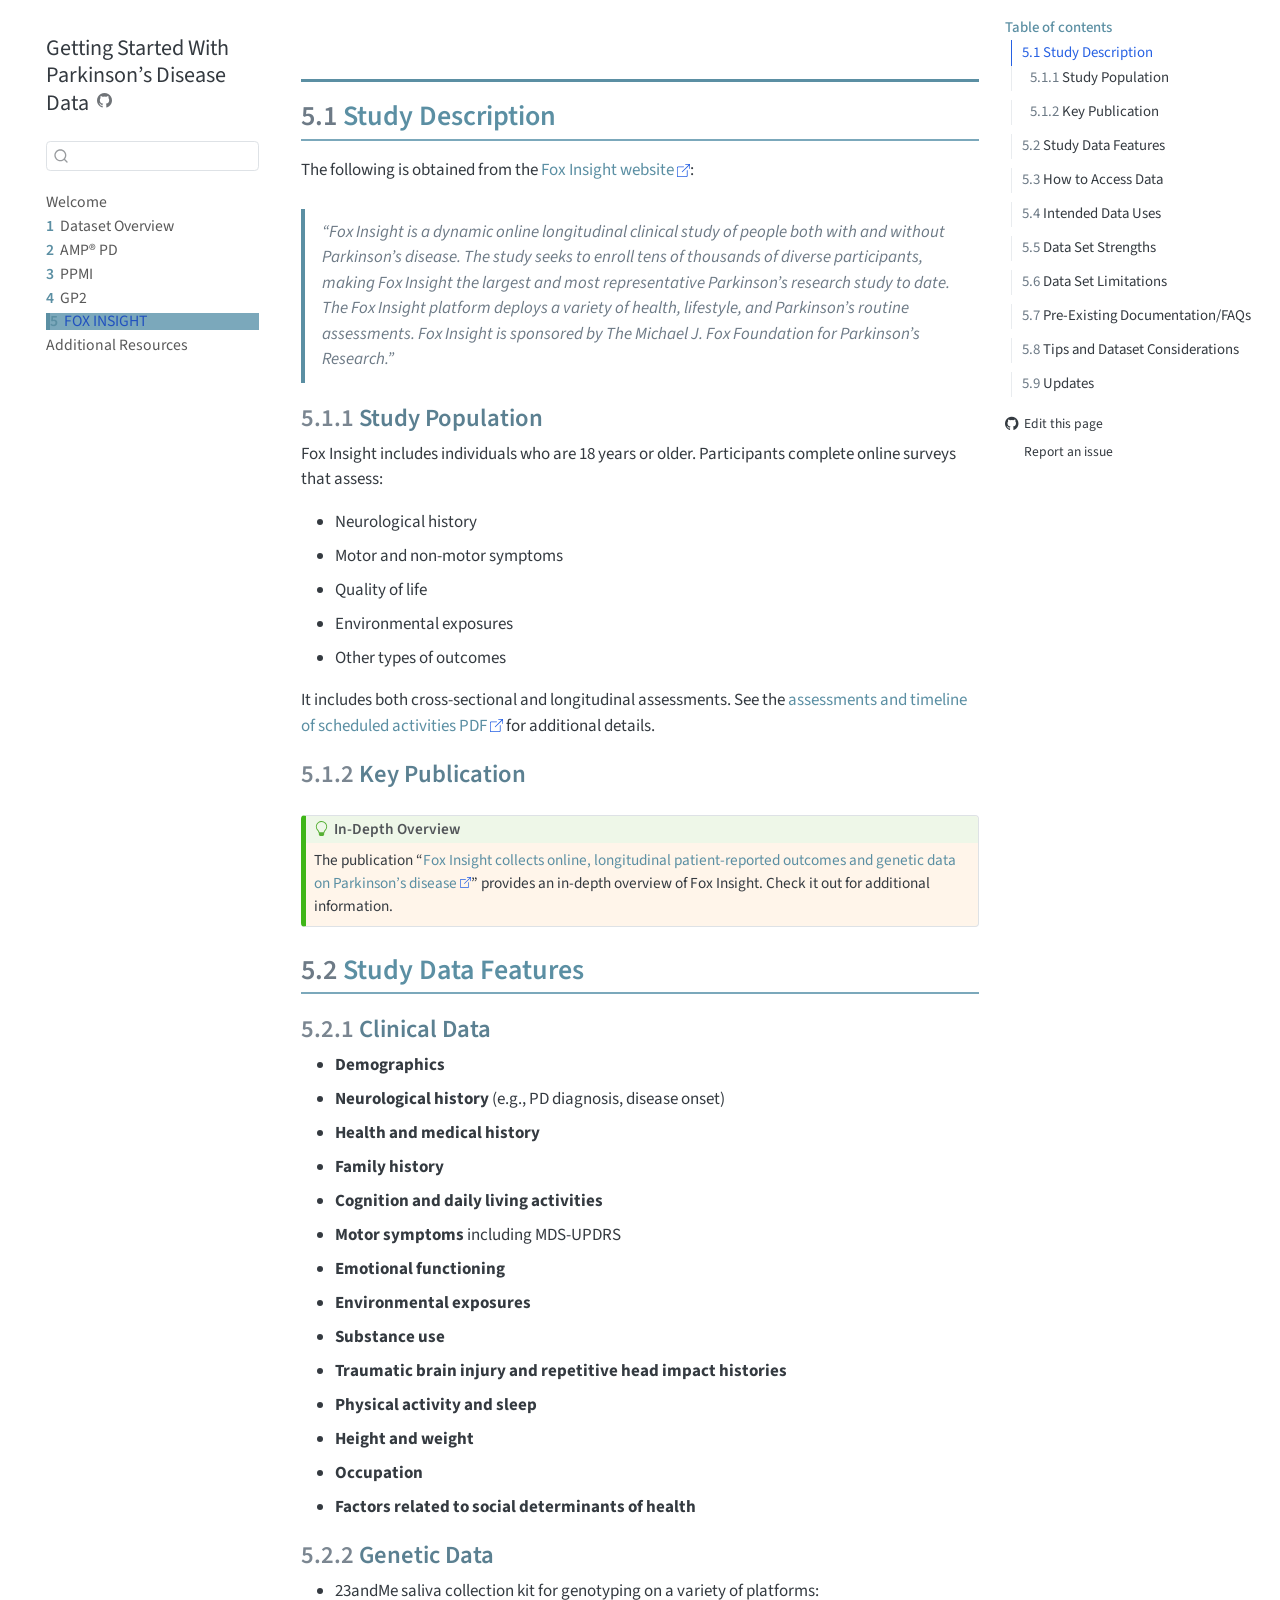
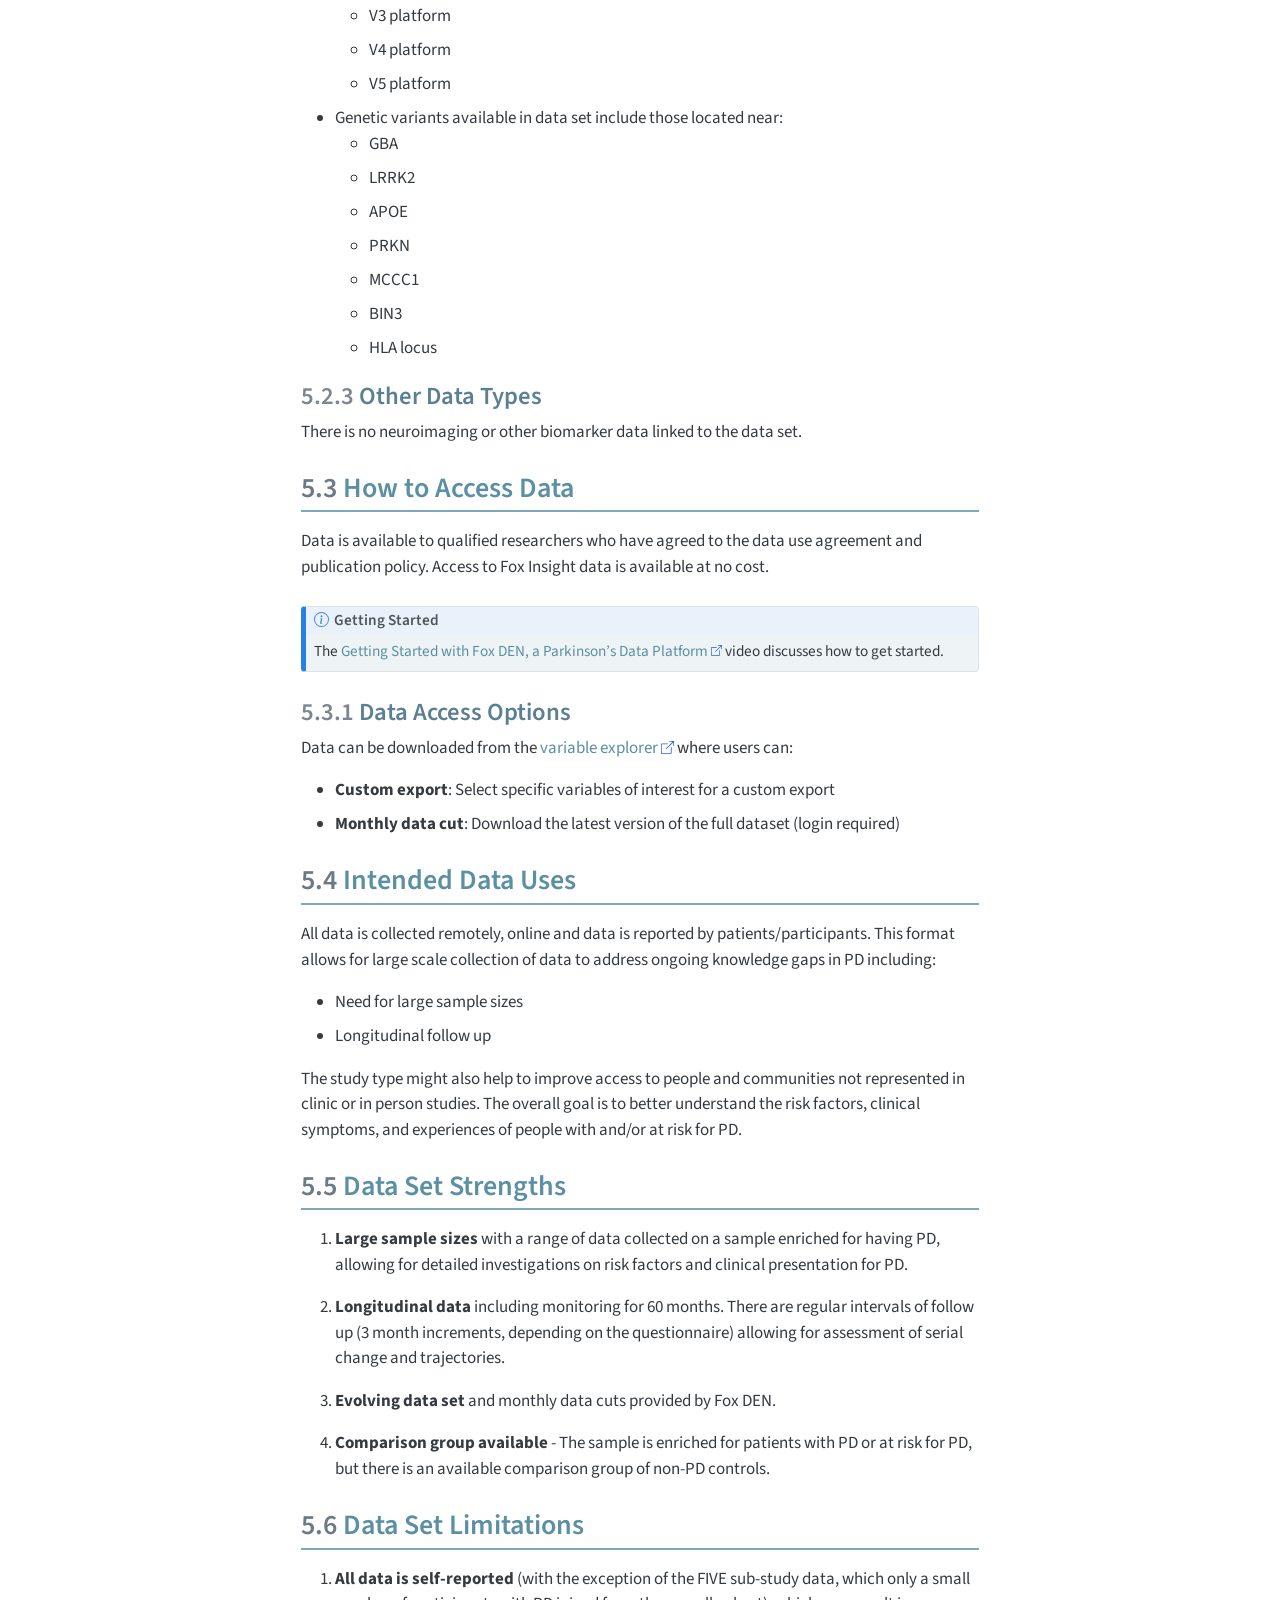
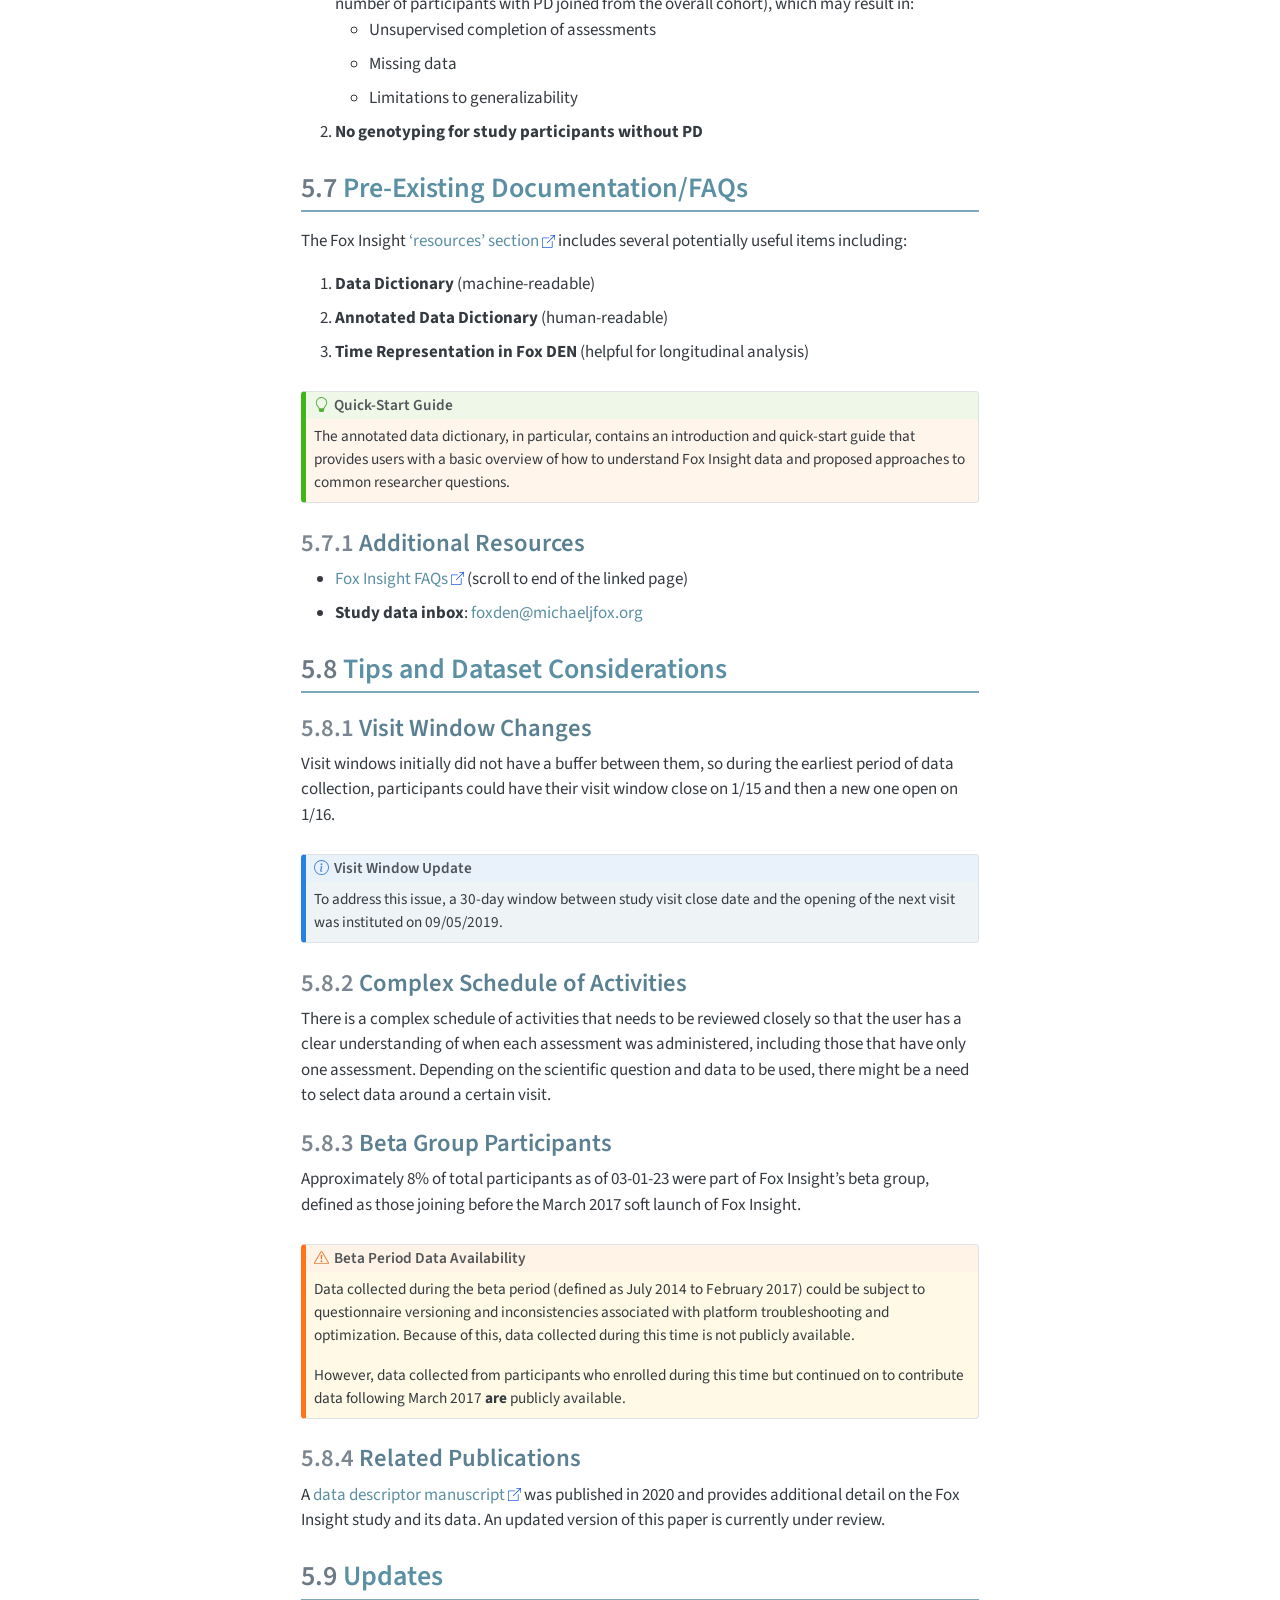
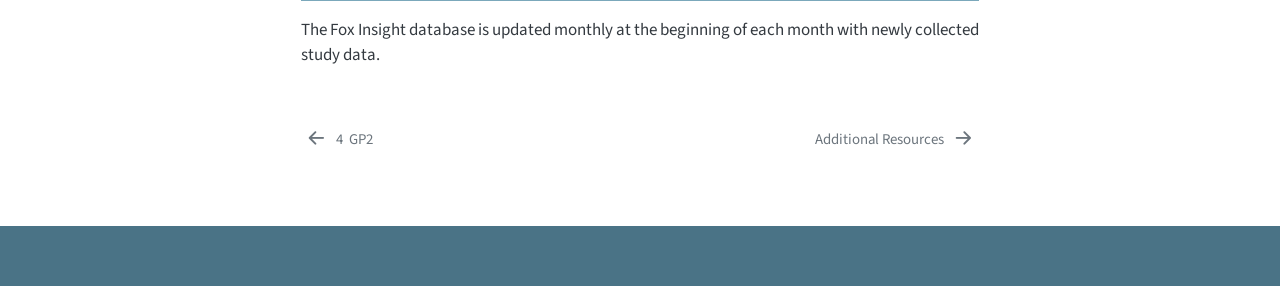
<file: fox-insight.html>
<!DOCTYPE html>
<html xmlns="http://www.w3.org/1999/xhtml" lang="en" xml:lang="en"><head>

<meta charset="utf-8">
<meta name="generator" content="quarto-1.8.27">

<meta name="viewport" content="width=device-width, initial-scale=1.0, user-scalable=yes">


<title>5&nbsp; FOX INSIGHT – Getting Started With Parkinson's Disease Data</title>
<style>
code{white-space: pre-wrap;}
span.smallcaps{font-variant: small-caps;}
div.columns{display: flex; gap: min(4vw, 1.5em);}
div.column{flex: auto; overflow-x: auto;}
div.hanging-indent{margin-left: 1.5em; text-indent: -1.5em;}
ul.task-list{list-style: none;}
ul.task-list li input[type="checkbox"] {
  width: 0.8em;
  margin: 0 0.8em 0.2em -1em; /* quarto-specific, see https://github.com/quarto-dev/quarto-cli/issues/4556 */ 
  vertical-align: middle;
}
</style>


<script src="site_libs/quarto-nav/quarto-nav.js"></script>
<script src="site_libs/quarto-nav/headroom.min.js"></script>
<script src="site_libs/clipboard/clipboard.min.js"></script>
<script src="site_libs/quarto-search/autocomplete.umd.js"></script>
<script src="site_libs/quarto-search/fuse.min.js"></script>
<script src="site_libs/quarto-search/quarto-search.js"></script>
<meta name="quarto:offset" content="./">
<link href="./references.html" rel="next">
<link href="./gp2.html" rel="prev">
<script src="site_libs/quarto-html/quarto.js" type="module"></script>
<script src="site_libs/quarto-html/tabsets/tabsets.js" type="module"></script>
<script src="site_libs/quarto-html/axe/axe-check.js" type="module"></script>
<script src="site_libs/quarto-html/popper.min.js"></script>
<script src="site_libs/quarto-html/tippy.umd.min.js"></script>
<script src="site_libs/quarto-html/anchor.min.js"></script>
<link href="site_libs/quarto-html/tippy.css" rel="stylesheet">
<link href="site_libs/quarto-html/quarto-syntax-highlighting-ed96de9b727972fe78a7b5d16c58bf87.css" rel="stylesheet" id="quarto-text-highlighting-styles">
<script src="site_libs/bootstrap/bootstrap.min.js"></script>
<link href="site_libs/bootstrap/bootstrap-icons.css" rel="stylesheet">
<link href="site_libs/bootstrap/bootstrap-00ccf60c28c3bdf2d57f5131fbf16f11.min.css" rel="stylesheet" append-hash="true" id="quarto-bootstrap" data-mode="light">
<script id="quarto-search-options" type="application/json">{
  "location": "sidebar",
  "copy-button": false,
  "collapse-after": 3,
  "panel-placement": "start",
  "type": "textbox",
  "limit": 50,
  "keyboard-shortcut": [
    "f",
    "/",
    "s"
  ],
  "show-item-context": false,
  "language": {
    "search-no-results-text": "No results",
    "search-matching-documents-text": "matching documents",
    "search-copy-link-title": "Copy link to search",
    "search-hide-matches-text": "Hide additional matches",
    "search-more-match-text": "more match in this document",
    "search-more-matches-text": "more matches in this document",
    "search-clear-button-title": "Clear",
    "search-text-placeholder": "",
    "search-detached-cancel-button-title": "Cancel",
    "search-submit-button-title": "Submit",
    "search-label": "Search"
  }
}</script>


<link rel="stylesheet" href="styles.css">
</head>

<body class="nav-sidebar floating quarto-light">

<div id="quarto-search-results"></div>
  <header id="quarto-header" class="headroom fixed-top">
  <nav class="quarto-secondary-nav">
    <div class="container-fluid d-flex">
      <button type="button" class="quarto-btn-toggle btn" data-bs-toggle="collapse" role="button" data-bs-target=".quarto-sidebar-collapse-item" aria-controls="quarto-sidebar" aria-expanded="false" aria-label="Toggle sidebar navigation" onclick="if (window.quartoToggleHeadroom) { window.quartoToggleHeadroom(); }">
        <i class="bi bi-layout-text-sidebar-reverse"></i>
      </button>
        <nav class="quarto-page-breadcrumbs" aria-label="breadcrumb"><ol class="breadcrumb"><li class="breadcrumb-item"><a href="./fox-insight.html"><span class="chapter-number">5</span>&nbsp; <span class="chapter-title">FOX INSIGHT</span></a></li></ol></nav>
        <a class="flex-grow-1" role="navigation" data-bs-toggle="collapse" data-bs-target=".quarto-sidebar-collapse-item" aria-controls="quarto-sidebar" aria-expanded="false" aria-label="Toggle sidebar navigation" onclick="if (window.quartoToggleHeadroom) { window.quartoToggleHeadroom(); }">      
        </a>
      <button type="button" class="btn quarto-search-button" aria-label="Search" onclick="window.quartoOpenSearch();">
        <i class="bi bi-search"></i>
      </button>
    </div>
  </nav>
</header>
<!-- content -->
<div id="quarto-content" class="quarto-container page-columns page-rows-contents page-layout-article">
<!-- sidebar -->
  <nav id="quarto-sidebar" class="sidebar collapse collapse-horizontal quarto-sidebar-collapse-item sidebar-navigation floating overflow-auto">
    <div class="pt-lg-2 mt-2 text-left sidebar-header">
    <div class="sidebar-title mb-0 py-0">
      <a href="./">Getting Started With Parkinson’s Disease Data</a> 
        <div class="sidebar-tools-main">
    <a href="https://github.com/MJFF-ResearchCommunity/getting-started-PD-data" title="Source Code" class="quarto-navigation-tool px-1" aria-label="Source Code"><i class="bi bi-github"></i></a>
</div>
    </div>
      </div>
        <div class="mt-2 flex-shrink-0 align-items-center">
        <div class="sidebar-search">
        <div id="quarto-search" class="" title="Search"></div>
        </div>
        </div>
    <div class="sidebar-menu-container"> 
    <ul class="list-unstyled mt-1">
        <li class="sidebar-item">
  <div class="sidebar-item-container"> 
  <a href="./index.html" class="sidebar-item-text sidebar-link">
 <span class="menu-text">Welcome</span></a>
  </div>
</li>
        <li class="sidebar-item">
  <div class="sidebar-item-container"> 
  <a href="./overview.html" class="sidebar-item-text sidebar-link">
 <span class="menu-text"><span class="chapter-number">1</span>&nbsp; <span class="chapter-title">Dataset Overview</span></span></a>
  </div>
</li>
        <li class="sidebar-item">
  <div class="sidebar-item-container"> 
  <a href="./amp-pd.html" class="sidebar-item-text sidebar-link">
 <span class="menu-text"><span class="chapter-number">2</span>&nbsp; <span class="chapter-title">AMP® PD</span></span></a>
  </div>
</li>
        <li class="sidebar-item">
  <div class="sidebar-item-container"> 
  <a href="./ppmi.html" class="sidebar-item-text sidebar-link">
 <span class="menu-text"><span class="chapter-number">3</span>&nbsp; <span class="chapter-title">PPMI</span></span></a>
  </div>
</li>
        <li class="sidebar-item">
  <div class="sidebar-item-container"> 
  <a href="./gp2.html" class="sidebar-item-text sidebar-link">
 <span class="menu-text"><span class="chapter-number">4</span>&nbsp; <span class="chapter-title">GP2</span></span></a>
  </div>
</li>
        <li class="sidebar-item">
  <div class="sidebar-item-container"> 
  <a href="./fox-insight.html" class="sidebar-item-text sidebar-link active">
 <span class="menu-text"><span class="chapter-number">5</span>&nbsp; <span class="chapter-title">FOX INSIGHT</span></span></a>
  </div>
</li>
        <li class="sidebar-item">
  <div class="sidebar-item-container"> 
  <a href="./references.html" class="sidebar-item-text sidebar-link">
 <span class="menu-text">Additional Resources</span></a>
  </div>
</li>
    </ul>
    </div>
</nav>
<div id="quarto-sidebar-glass" class="quarto-sidebar-collapse-item" data-bs-toggle="collapse" data-bs-target=".quarto-sidebar-collapse-item"></div>
<!-- margin-sidebar -->
    <div id="quarto-margin-sidebar" class="sidebar margin-sidebar">
        <nav id="TOC" role="doc-toc" class="toc-active">
    <h2 id="toc-title">Table of contents</h2>
   
  <ul>
  <li><a href="#sec-fox-insight-description" id="toc-sec-fox-insight-description" class="nav-link active" data-scroll-target="#sec-fox-insight-description"><span class="header-section-number">5.1</span> Study Description</a>
  <ul class="collapse">
  <li><a href="#study-population" id="toc-study-population" class="nav-link" data-scroll-target="#study-population"><span class="header-section-number">5.1.1</span> Study Population</a></li>
  <li><a href="#key-publication" id="toc-key-publication" class="nav-link" data-scroll-target="#key-publication"><span class="header-section-number">5.1.2</span> Key Publication</a></li>
  </ul></li>
  <li><a href="#sec-fox-insight-features" id="toc-sec-fox-insight-features" class="nav-link" data-scroll-target="#sec-fox-insight-features"><span class="header-section-number">5.2</span> Study Data Features</a>
  <ul class="collapse">
  <li><a href="#clinical-data" id="toc-clinical-data" class="nav-link" data-scroll-target="#clinical-data"><span class="header-section-number">5.2.1</span> Clinical Data</a></li>
  <li><a href="#genetic-data" id="toc-genetic-data" class="nav-link" data-scroll-target="#genetic-data"><span class="header-section-number">5.2.2</span> Genetic Data</a></li>
  <li><a href="#other-data-types" id="toc-other-data-types" class="nav-link" data-scroll-target="#other-data-types"><span class="header-section-number">5.2.3</span> Other Data Types</a></li>
  </ul></li>
  <li><a href="#sec-fox-insight-access" id="toc-sec-fox-insight-access" class="nav-link" data-scroll-target="#sec-fox-insight-access"><span class="header-section-number">5.3</span> How to Access Data</a>
  <ul class="collapse">
  <li><a href="#data-access-options" id="toc-data-access-options" class="nav-link" data-scroll-target="#data-access-options"><span class="header-section-number">5.3.1</span> Data Access Options</a></li>
  </ul></li>
  <li><a href="#sec-fox-insight-uses" id="toc-sec-fox-insight-uses" class="nav-link" data-scroll-target="#sec-fox-insight-uses"><span class="header-section-number">5.4</span> Intended Data Uses</a></li>
  <li><a href="#sec-fox-insight-strengths" id="toc-sec-fox-insight-strengths" class="nav-link" data-scroll-target="#sec-fox-insight-strengths"><span class="header-section-number">5.5</span> Data Set Strengths</a></li>
  <li><a href="#sec-fox-insight-limitations" id="toc-sec-fox-insight-limitations" class="nav-link" data-scroll-target="#sec-fox-insight-limitations"><span class="header-section-number">5.6</span> Data Set Limitations</a></li>
  <li><a href="#sec-fox-insight-docs" id="toc-sec-fox-insight-docs" class="nav-link" data-scroll-target="#sec-fox-insight-docs"><span class="header-section-number">5.7</span> Pre-Existing Documentation/FAQs</a>
  <ul class="collapse">
  <li><a href="#additional-resources" id="toc-additional-resources" class="nav-link" data-scroll-target="#additional-resources"><span class="header-section-number">5.7.1</span> Additional Resources</a></li>
  </ul></li>
  <li><a href="#sec-fox-insight-tips" id="toc-sec-fox-insight-tips" class="nav-link" data-scroll-target="#sec-fox-insight-tips"><span class="header-section-number">5.8</span> Tips and Dataset Considerations</a>
  <ul class="collapse">
  <li><a href="#visit-window-changes" id="toc-visit-window-changes" class="nav-link" data-scroll-target="#visit-window-changes"><span class="header-section-number">5.8.1</span> Visit Window Changes</a></li>
  <li><a href="#complex-schedule-of-activities" id="toc-complex-schedule-of-activities" class="nav-link" data-scroll-target="#complex-schedule-of-activities"><span class="header-section-number">5.8.2</span> Complex Schedule of Activities</a></li>
  <li><a href="#beta-group-participants" id="toc-beta-group-participants" class="nav-link" data-scroll-target="#beta-group-participants"><span class="header-section-number">5.8.3</span> Beta Group Participants</a></li>
  <li><a href="#related-publications" id="toc-related-publications" class="nav-link" data-scroll-target="#related-publications"><span class="header-section-number">5.8.4</span> Related Publications</a></li>
  </ul></li>
  <li><a href="#sec-fox-insight-updates" id="toc-sec-fox-insight-updates" class="nav-link" data-scroll-target="#sec-fox-insight-updates"><span class="header-section-number">5.9</span> Updates</a></li>
  </ul>
<div class="toc-actions"><ul><li><a href="https://github.com/MJFF-ResearchCommunity/getting-started-PD-data/edit/main/fox-insight.qmd" class="toc-action"><i class="bi bi-github"></i>Edit this page</a></li><li><a href="https://github.com/MJFF-ResearchCommunity/getting-started-PD-data/issues/new" class="toc-action"><i class="bi empty"></i>Report an issue</a></li></ul></div></nav>
    </div>
<!-- main -->
<main class="content" id="quarto-document-content">

<header id="title-block-header" class="quarto-title-block default">
<div class="quarto-title">
<h1 class="title"><span id="sec-fox-insight" class="quarto-section-identifier"><span class="chapter-number">5</span>&nbsp; <span class="chapter-title">FOX INSIGHT</span></span></h1>
</div>



<div class="quarto-title-meta">

    
  
    
  </div>
  


</header>


<section id="sec-fox-insight-description" class="level2" data-number="5.1">
<h2 data-number="5.1" class="anchored" data-anchor-id="sec-fox-insight-description"><span class="header-section-number">5.1</span> Study Description</h2>
<p>The following is obtained from the <a href="https://foxinsight.michaeljfox.org/">Fox Insight website</a>:</p>
<blockquote class="blockquote">
<p>“Fox Insight is a dynamic online longitudinal clinical study of people both with and without Parkinson’s disease. The study seeks to enroll tens of thousands of diverse participants, making Fox Insight the largest and most representative Parkinson’s research study to date. The Fox Insight platform deploys a variety of health, lifestyle, and Parkinson’s routine assessments. Fox Insight is sponsored by The Michael J. Fox Foundation for Parkinson’s Research.”</p>
</blockquote>
<section id="study-population" class="level3" data-number="5.1.1">
<h3 data-number="5.1.1" class="anchored" data-anchor-id="study-population"><span class="header-section-number">5.1.1</span> Study Population</h3>
<p>Fox Insight includes individuals who are 18 years or older. Participants complete online surveys that assess:</p>
<ul>
<li>Neurological history</li>
<li>Motor and non-motor symptoms</li>
<li>Quality of life</li>
<li>Environmental exposures</li>
<li>Other types of outcomes</li>
</ul>
<p>It includes both cross-sectional and longitudinal assessments. See the <a href="https://foxinsight.michaeljfox.org/assessments">assessments and timeline of scheduled activities PDF</a> for additional details.</p>
</section>
<section id="key-publication" class="level3" data-number="5.1.2">
<h3 data-number="5.1.2" class="anchored" data-anchor-id="key-publication"><span class="header-section-number">5.1.2</span> Key Publication</h3>
<div class="callout callout-style-default callout-tip callout-titled">
<div class="callout-header d-flex align-content-center">
<div class="callout-icon-container">
<i class="callout-icon"></i>
</div>
<div class="callout-title-container flex-fill">
<span class="screen-reader-only">Tip</span>In-Depth Overview
</div>
</div>
<div class="callout-body-container callout-body">
<p>The publication “<a href="https://doi.org/10.1038/s41597-020-0401-2">Fox Insight collects online, longitudinal patient-reported outcomes and genetic data on Parkinson’s disease</a>” provides an in-depth overview of Fox Insight. Check it out for additional information.</p>
</div>
</div>
</section>
</section>
<section id="sec-fox-insight-features" class="level2" data-number="5.2">
<h2 data-number="5.2" class="anchored" data-anchor-id="sec-fox-insight-features"><span class="header-section-number">5.2</span> Study Data Features</h2>
<section id="clinical-data" class="level3" data-number="5.2.1">
<h3 data-number="5.2.1" class="anchored" data-anchor-id="clinical-data"><span class="header-section-number">5.2.1</span> Clinical Data</h3>
<ul>
<li><strong>Demographics</strong></li>
<li><strong>Neurological history</strong> (e.g., PD diagnosis, disease onset)</li>
<li><strong>Health and medical history</strong></li>
<li><strong>Family history</strong></li>
<li><strong>Cognition and daily living activities</strong></li>
<li><strong>Motor symptoms</strong> including MDS-UPDRS</li>
<li><strong>Emotional functioning</strong></li>
<li><strong>Environmental exposures</strong></li>
<li><strong>Substance use</strong></li>
<li><strong>Traumatic brain injury and repetitive head impact histories</strong></li>
<li><strong>Physical activity and sleep</strong></li>
<li><strong>Height and weight</strong></li>
<li><strong>Occupation</strong></li>
<li><strong>Factors related to social determinants of health</strong></li>
</ul>
</section>
<section id="genetic-data" class="level3" data-number="5.2.2">
<h3 data-number="5.2.2" class="anchored" data-anchor-id="genetic-data"><span class="header-section-number">5.2.2</span> Genetic Data</h3>
<ul>
<li>23andMe saliva collection kit for genotyping on a variety of platforms:
<ul>
<li>V3 platform</li>
<li>V4 platform</li>
<li>V5 platform</li>
</ul></li>
<li>Genetic variants available in data set include those located near:
<ul>
<li>GBA</li>
<li>LRRK2</li>
<li>APOE</li>
<li>PRKN</li>
<li>MCCC1</li>
<li>BIN3</li>
<li>HLA locus</li>
</ul></li>
</ul>
</section>
<section id="other-data-types" class="level3" data-number="5.2.3">
<h3 data-number="5.2.3" class="anchored" data-anchor-id="other-data-types"><span class="header-section-number">5.2.3</span> Other Data Types</h3>
<p>There is no neuroimaging or other biomarker data linked to the data set.</p>
</section>
</section>
<section id="sec-fox-insight-access" class="level2" data-number="5.3">
<h2 data-number="5.3" class="anchored" data-anchor-id="sec-fox-insight-access"><span class="header-section-number">5.3</span> How to Access Data</h2>
<p>Data is available to qualified researchers who have agreed to the data use agreement and publication policy. Access to Fox Insight data is available at no cost.</p>
<div class="callout callout-style-default callout-note callout-titled">
<div class="callout-header d-flex align-content-center">
<div class="callout-icon-container">
<i class="callout-icon"></i>
</div>
<div class="callout-title-container flex-fill">
<span class="screen-reader-only">Note</span>Getting Started
</div>
</div>
<div class="callout-body-container callout-body">
<p>The <a href="https://foxden.michaeljfox.org/getting-started">Getting Started with Fox DEN, a Parkinson’s Data Platform</a> video discusses how to get started.</p>
</div>
</div>
<section id="data-access-options" class="level3" data-number="5.3.1">
<h3 data-number="5.3.1" class="anchored" data-anchor-id="data-access-options"><span class="header-section-number">5.3.1</span> Data Access Options</h3>
<p>Data can be downloaded from the <a href="https://foxden.michaeljfox.org/variable-explorer">variable explorer</a> where users can:</p>
<ul>
<li><strong>Custom export</strong>: Select specific variables of interest for a custom export</li>
<li><strong>Monthly data cut</strong>: Download the latest version of the full dataset (login required)</li>
</ul>
</section>
</section>
<section id="sec-fox-insight-uses" class="level2" data-number="5.4">
<h2 data-number="5.4" class="anchored" data-anchor-id="sec-fox-insight-uses"><span class="header-section-number">5.4</span> Intended Data Uses</h2>
<p>All data is collected remotely, online and data is reported by patients/participants. This format allows for large scale collection of data to address ongoing knowledge gaps in PD including:</p>
<ul>
<li>Need for large sample sizes</li>
<li>Longitudinal follow up</li>
</ul>
<p>The study type might also help to improve access to people and communities not represented in clinic or in person studies. The overall goal is to better understand the risk factors, clinical symptoms, and experiences of people with and/or at risk for PD.</p>
</section>
<section id="sec-fox-insight-strengths" class="level2" data-number="5.5">
<h2 data-number="5.5" class="anchored" data-anchor-id="sec-fox-insight-strengths"><span class="header-section-number">5.5</span> Data Set Strengths</h2>
<ol type="1">
<li><p><strong>Large sample sizes</strong> with a range of data collected on a sample enriched for having PD, allowing for detailed investigations on risk factors and clinical presentation for PD.</p></li>
<li><p><strong>Longitudinal data</strong> including monitoring for 60 months. There are regular intervals of follow up (3 month increments, depending on the questionnaire) allowing for assessment of serial change and trajectories.</p></li>
<li><p><strong>Evolving data set</strong> and monthly data cuts provided by Fox DEN.</p></li>
<li><p><strong>Comparison group available</strong> - The sample is enriched for patients with PD or at risk for PD, but there is an available comparison group of non-PD controls.</p></li>
</ol>
</section>
<section id="sec-fox-insight-limitations" class="level2" data-number="5.6">
<h2 data-number="5.6" class="anchored" data-anchor-id="sec-fox-insight-limitations"><span class="header-section-number">5.6</span> Data Set Limitations</h2>
<ol type="1">
<li><strong>All data is self-reported</strong> (with the exception of the FIVE sub-study data, which only a small number of participants with PD joined from the overall cohort), which may result in:
<ul>
<li>Unsupervised completion of assessments</li>
<li>Missing data</li>
<li>Limitations to generalizability</li>
</ul></li>
<li><strong>No genotyping for study participants without PD</strong></li>
</ol>
</section>
<section id="sec-fox-insight-docs" class="level2" data-number="5.7">
<h2 data-number="5.7" class="anchored" data-anchor-id="sec-fox-insight-docs"><span class="header-section-number">5.7</span> Pre-Existing Documentation/FAQs</h2>
<p>The Fox Insight <a href="https://foxden.michaeljfox.org/resources">‘resources’ section</a> includes several potentially useful items including:</p>
<ol type="1">
<li><strong>Data Dictionary</strong> (machine-readable)</li>
<li><strong>Annotated Data Dictionary</strong> (human-readable)</li>
<li><strong>Time Representation in Fox DEN</strong> (helpful for longitudinal analysis)</li>
</ol>
<div class="callout callout-style-default callout-tip callout-titled">
<div class="callout-header d-flex align-content-center">
<div class="callout-icon-container">
<i class="callout-icon"></i>
</div>
<div class="callout-title-container flex-fill">
<span class="screen-reader-only">Tip</span>Quick-Start Guide
</div>
</div>
<div class="callout-body-container callout-body">
<p>The annotated data dictionary, in particular, contains an introduction and quick-start guide that provides users with a basic overview of how to understand Fox Insight data and proposed approaches to common researcher questions.</p>
</div>
</div>
<section id="additional-resources" class="level3" data-number="5.7.1">
<h3 data-number="5.7.1" class="anchored" data-anchor-id="additional-resources"><span class="header-section-number">5.7.1</span> Additional Resources</h3>
<ul>
<li><a href="https://foxinsight.michaeljfox.org/faqs">Fox Insight FAQs</a> (scroll to end of the linked page)</li>
<li><strong>Study data inbox</strong>: <a href="mailto:foxden@michaeljfox.org">foxden@michaeljfox.org</a></li>
</ul>
</section>
</section>
<section id="sec-fox-insight-tips" class="level2" data-number="5.8">
<h2 data-number="5.8" class="anchored" data-anchor-id="sec-fox-insight-tips"><span class="header-section-number">5.8</span> Tips and Dataset Considerations</h2>
<section id="visit-window-changes" class="level3" data-number="5.8.1">
<h3 data-number="5.8.1" class="anchored" data-anchor-id="visit-window-changes"><span class="header-section-number">5.8.1</span> Visit Window Changes</h3>
<p>Visit windows initially did not have a buffer between them, so during the earliest period of data collection, participants could have their visit window close on 1/15 and then a new one open on 1/16.</p>
<div class="callout callout-style-default callout-note callout-titled">
<div class="callout-header d-flex align-content-center">
<div class="callout-icon-container">
<i class="callout-icon"></i>
</div>
<div class="callout-title-container flex-fill">
<span class="screen-reader-only">Note</span>Visit Window Update
</div>
</div>
<div class="callout-body-container callout-body">
<p>To address this issue, a 30-day window between study visit close date and the opening of the next visit was instituted on 09/05/2019.</p>
</div>
</div>
</section>
<section id="complex-schedule-of-activities" class="level3" data-number="5.8.2">
<h3 data-number="5.8.2" class="anchored" data-anchor-id="complex-schedule-of-activities"><span class="header-section-number">5.8.2</span> Complex Schedule of Activities</h3>
<p>There is a complex schedule of activities that needs to be reviewed closely so that the user has a clear understanding of when each assessment was administered, including those that have only one assessment. Depending on the scientific question and data to be used, there might be a need to select data around a certain visit.</p>
</section>
<section id="beta-group-participants" class="level3" data-number="5.8.3">
<h3 data-number="5.8.3" class="anchored" data-anchor-id="beta-group-participants"><span class="header-section-number">5.8.3</span> Beta Group Participants</h3>
<p>Approximately 8% of total participants as of 03-01-23 were part of Fox Insight’s beta group, defined as those joining before the March 2017 soft launch of Fox Insight.</p>
<div class="callout callout-style-default callout-warning callout-titled">
<div class="callout-header d-flex align-content-center">
<div class="callout-icon-container">
<i class="callout-icon"></i>
</div>
<div class="callout-title-container flex-fill">
<span class="screen-reader-only">Warning</span>Beta Period Data Availability
</div>
</div>
<div class="callout-body-container callout-body">
<p>Data collected during the beta period (defined as July 2014 to February 2017) could be subject to questionnaire versioning and inconsistencies associated with platform troubleshooting and optimization. Because of this, data collected during this time is not publicly available.</p>
<p>However, data collected from participants who enrolled during this time but continued on to contribute data following March 2017 <strong>are</strong> publicly available.</p>
</div>
</div>
</section>
<section id="related-publications" class="level3" data-number="5.8.4">
<h3 data-number="5.8.4" class="anchored" data-anchor-id="related-publications"><span class="header-section-number">5.8.4</span> Related Publications</h3>
<p>A <a href="https://doi.org/10.1038/s41597-020-0401-2">data descriptor manuscript</a> was published in 2020 and provides additional detail on the Fox Insight study and its data. An updated version of this paper is currently under review.</p>
</section>
</section>
<section id="sec-fox-insight-updates" class="level2" data-number="5.9">
<h2 data-number="5.9" class="anchored" data-anchor-id="sec-fox-insight-updates"><span class="header-section-number">5.9</span> Updates</h2>
<p>The Fox Insight database is updated monthly at the beginning of each month with newly collected study data.</p>


</section>

</main> <!-- /main -->
<script id="quarto-html-after-body" type="application/javascript">
  window.document.addEventListener("DOMContentLoaded", function (event) {
    const icon = "";
    const anchorJS = new window.AnchorJS();
    anchorJS.options = {
      placement: 'right',
      icon: icon
    };
    anchorJS.add('.anchored');
    const isCodeAnnotation = (el) => {
      for (const clz of el.classList) {
        if (clz.startsWith('code-annotation-')) {                     
          return true;
        }
      }
      return false;
    }
    const onCopySuccess = function(e) {
      // button target
      const button = e.trigger;
      // don't keep focus
      button.blur();
      // flash "checked"
      button.classList.add('code-copy-button-checked');
      var currentTitle = button.getAttribute("title");
      button.setAttribute("title", "Copied!");
      let tooltip;
      if (window.bootstrap) {
        button.setAttribute("data-bs-toggle", "tooltip");
        button.setAttribute("data-bs-placement", "left");
        button.setAttribute("data-bs-title", "Copied!");
        tooltip = new bootstrap.Tooltip(button, 
          { trigger: "manual", 
            customClass: "code-copy-button-tooltip",
            offset: [0, -8]});
        tooltip.show();    
      }
      setTimeout(function() {
        if (tooltip) {
          tooltip.hide();
          button.removeAttribute("data-bs-title");
          button.removeAttribute("data-bs-toggle");
          button.removeAttribute("data-bs-placement");
        }
        button.setAttribute("title", currentTitle);
        button.classList.remove('code-copy-button-checked');
      }, 1000);
      // clear code selection
      e.clearSelection();
    }
    const getTextToCopy = function(trigger) {
      const outerScaffold = trigger.parentElement.cloneNode(true);
      const codeEl = outerScaffold.querySelector('code');
      for (const childEl of codeEl.children) {
        if (isCodeAnnotation(childEl)) {
          childEl.remove();
        }
      }
      return codeEl.innerText;
    }
    const clipboard = new window.ClipboardJS('.code-copy-button:not([data-in-quarto-modal])', {
      text: getTextToCopy
    });
    clipboard.on('success', onCopySuccess);
    if (window.document.getElementById('quarto-embedded-source-code-modal')) {
      const clipboardModal = new window.ClipboardJS('.code-copy-button[data-in-quarto-modal]', {
        text: getTextToCopy,
        container: window.document.getElementById('quarto-embedded-source-code-modal')
      });
      clipboardModal.on('success', onCopySuccess);
    }
      var localhostRegex = new RegExp(/^(?:http|https):\/\/localhost\:?[0-9]*\//);
      var mailtoRegex = new RegExp(/^mailto:/);
        var filterRegex = new RegExp('/' + window.location.host + '/');
      var isInternal = (href) => {
          return filterRegex.test(href) || localhostRegex.test(href) || mailtoRegex.test(href);
      }
      // Inspect non-navigation links and adorn them if external
     var links = window.document.querySelectorAll('a[href]:not(.nav-link):not(.navbar-brand):not(.toc-action):not(.sidebar-link):not(.sidebar-item-toggle):not(.pagination-link):not(.no-external):not([aria-hidden]):not(.dropdown-item):not(.quarto-navigation-tool):not(.about-link)');
      for (var i=0; i<links.length; i++) {
        const link = links[i];
        if (!isInternal(link.href)) {
          // undo the damage that might have been done by quarto-nav.js in the case of
          // links that we want to consider external
          if (link.dataset.originalHref !== undefined) {
            link.href = link.dataset.originalHref;
          }
            // target, if specified
            link.setAttribute("target", "_blank");
            if (link.getAttribute("rel") === null) {
              link.setAttribute("rel", "noopener");
            }
            // default icon
            link.classList.add("external");
        }
      }
    function tippyHover(el, contentFn, onTriggerFn, onUntriggerFn) {
      const config = {
        allowHTML: true,
        maxWidth: 500,
        delay: 100,
        arrow: false,
        appendTo: function(el) {
            return el.parentElement;
        },
        interactive: true,
        interactiveBorder: 10,
        theme: 'quarto',
        placement: 'bottom-start',
      };
      if (contentFn) {
        config.content = contentFn;
      }
      if (onTriggerFn) {
        config.onTrigger = onTriggerFn;
      }
      if (onUntriggerFn) {
        config.onUntrigger = onUntriggerFn;
      }
      window.tippy(el, config); 
    }
    const noterefs = window.document.querySelectorAll('a[role="doc-noteref"]');
    for (var i=0; i<noterefs.length; i++) {
      const ref = noterefs[i];
      tippyHover(ref, function() {
        // use id or data attribute instead here
        let href = ref.getAttribute('data-footnote-href') || ref.getAttribute('href');
        try { href = new URL(href).hash; } catch {}
        const id = href.replace(/^#\/?/, "");
        const note = window.document.getElementById(id);
        if (note) {
          return note.innerHTML;
        } else {
          return "";
        }
      });
    }
    const xrefs = window.document.querySelectorAll('a.quarto-xref');
    const processXRef = (id, note) => {
      // Strip column container classes
      const stripColumnClz = (el) => {
        el.classList.remove("page-full", "page-columns");
        if (el.children) {
          for (const child of el.children) {
            stripColumnClz(child);
          }
        }
      }
      stripColumnClz(note)
      if (id === null || id.startsWith('sec-')) {
        // Special case sections, only their first couple elements
        const container = document.createElement("div");
        if (note.children && note.children.length > 2) {
          container.appendChild(note.children[0].cloneNode(true));
          for (let i = 1; i < note.children.length; i++) {
            const child = note.children[i];
            if (child.tagName === "P" && child.innerText === "") {
              continue;
            } else {
              container.appendChild(child.cloneNode(true));
              break;
            }
          }
          if (window.Quarto?.typesetMath) {
            window.Quarto.typesetMath(container);
          }
          return container.innerHTML
        } else {
          if (window.Quarto?.typesetMath) {
            window.Quarto.typesetMath(note);
          }
          return note.innerHTML;
        }
      } else {
        // Remove any anchor links if they are present
        const anchorLink = note.querySelector('a.anchorjs-link');
        if (anchorLink) {
          anchorLink.remove();
        }
        if (window.Quarto?.typesetMath) {
          window.Quarto.typesetMath(note);
        }
        if (note.classList.contains("callout")) {
          return note.outerHTML;
        } else {
          return note.innerHTML;
        }
      }
    }
    for (var i=0; i<xrefs.length; i++) {
      const xref = xrefs[i];
      tippyHover(xref, undefined, function(instance) {
        instance.disable();
        let url = xref.getAttribute('href');
        let hash = undefined; 
        if (url.startsWith('#')) {
          hash = url;
        } else {
          try { hash = new URL(url).hash; } catch {}
        }
        if (hash) {
          const id = hash.replace(/^#\/?/, "");
          const note = window.document.getElementById(id);
          if (note !== null) {
            try {
              const html = processXRef(id, note.cloneNode(true));
              instance.setContent(html);
            } finally {
              instance.enable();
              instance.show();
            }
          } else {
            // See if we can fetch this
            fetch(url.split('#')[0])
            .then(res => res.text())
            .then(html => {
              const parser = new DOMParser();
              const htmlDoc = parser.parseFromString(html, "text/html");
              const note = htmlDoc.getElementById(id);
              if (note !== null) {
                const html = processXRef(id, note);
                instance.setContent(html);
              } 
            }).finally(() => {
              instance.enable();
              instance.show();
            });
          }
        } else {
          // See if we can fetch a full url (with no hash to target)
          // This is a special case and we should probably do some content thinning / targeting
          fetch(url)
          .then(res => res.text())
          .then(html => {
            const parser = new DOMParser();
            const htmlDoc = parser.parseFromString(html, "text/html");
            const note = htmlDoc.querySelector('main.content');
            if (note !== null) {
              // This should only happen for chapter cross references
              // (since there is no id in the URL)
              // remove the first header
              if (note.children.length > 0 && note.children[0].tagName === "HEADER") {
                note.children[0].remove();
              }
              const html = processXRef(null, note);
              instance.setContent(html);
            } 
          }).finally(() => {
            instance.enable();
            instance.show();
          });
        }
      }, function(instance) {
      });
    }
        let selectedAnnoteEl;
        const selectorForAnnotation = ( cell, annotation) => {
          let cellAttr = 'data-code-cell="' + cell + '"';
          let lineAttr = 'data-code-annotation="' +  annotation + '"';
          const selector = 'span[' + cellAttr + '][' + lineAttr + ']';
          return selector;
        }
        const selectCodeLines = (annoteEl) => {
          const doc = window.document;
          const targetCell = annoteEl.getAttribute("data-target-cell");
          const targetAnnotation = annoteEl.getAttribute("data-target-annotation");
          const annoteSpan = window.document.querySelector(selectorForAnnotation(targetCell, targetAnnotation));
          const lines = annoteSpan.getAttribute("data-code-lines").split(",");
          const lineIds = lines.map((line) => {
            return targetCell + "-" + line;
          })
          let top = null;
          let height = null;
          let parent = null;
          if (lineIds.length > 0) {
              //compute the position of the single el (top and bottom and make a div)
              const el = window.document.getElementById(lineIds[0]);
              top = el.offsetTop;
              height = el.offsetHeight;
              parent = el.parentElement.parentElement;
            if (lineIds.length > 1) {
              const lastEl = window.document.getElementById(lineIds[lineIds.length - 1]);
              const bottom = lastEl.offsetTop + lastEl.offsetHeight;
              height = bottom - top;
            }
            if (top !== null && height !== null && parent !== null) {
              // cook up a div (if necessary) and position it 
              let div = window.document.getElementById("code-annotation-line-highlight");
              if (div === null) {
                div = window.document.createElement("div");
                div.setAttribute("id", "code-annotation-line-highlight");
                div.style.position = 'absolute';
                parent.appendChild(div);
              }
              div.style.top = top - 2 + "px";
              div.style.height = height + 4 + "px";
              div.style.left = 0;
              let gutterDiv = window.document.getElementById("code-annotation-line-highlight-gutter");
              if (gutterDiv === null) {
                gutterDiv = window.document.createElement("div");
                gutterDiv.setAttribute("id", "code-annotation-line-highlight-gutter");
                gutterDiv.style.position = 'absolute';
                const codeCell = window.document.getElementById(targetCell);
                const gutter = codeCell.querySelector('.code-annotation-gutter');
                gutter.appendChild(gutterDiv);
              }
              gutterDiv.style.top = top - 2 + "px";
              gutterDiv.style.height = height + 4 + "px";
            }
            selectedAnnoteEl = annoteEl;
          }
        };
        const unselectCodeLines = () => {
          const elementsIds = ["code-annotation-line-highlight", "code-annotation-line-highlight-gutter"];
          elementsIds.forEach((elId) => {
            const div = window.document.getElementById(elId);
            if (div) {
              div.remove();
            }
          });
          selectedAnnoteEl = undefined;
        };
          // Handle positioning of the toggle
      window.addEventListener(
        "resize",
        throttle(() => {
          elRect = undefined;
          if (selectedAnnoteEl) {
            selectCodeLines(selectedAnnoteEl);
          }
        }, 10)
      );
      function throttle(fn, ms) {
      let throttle = false;
      let timer;
        return (...args) => {
          if(!throttle) { // first call gets through
              fn.apply(this, args);
              throttle = true;
          } else { // all the others get throttled
              if(timer) clearTimeout(timer); // cancel #2
              timer = setTimeout(() => {
                fn.apply(this, args);
                timer = throttle = false;
              }, ms);
          }
        };
      }
        // Attach click handler to the DT
        const annoteDls = window.document.querySelectorAll('dt[data-target-cell]');
        for (const annoteDlNode of annoteDls) {
          annoteDlNode.addEventListener('click', (event) => {
            const clickedEl = event.target;
            if (clickedEl !== selectedAnnoteEl) {
              unselectCodeLines();
              const activeEl = window.document.querySelector('dt[data-target-cell].code-annotation-active');
              if (activeEl) {
                activeEl.classList.remove('code-annotation-active');
              }
              selectCodeLines(clickedEl);
              clickedEl.classList.add('code-annotation-active');
            } else {
              // Unselect the line
              unselectCodeLines();
              clickedEl.classList.remove('code-annotation-active');
            }
          });
        }
    const findCites = (el) => {
      const parentEl = el.parentElement;
      if (parentEl) {
        const cites = parentEl.dataset.cites;
        if (cites) {
          return {
            el,
            cites: cites.split(' ')
          };
        } else {
          return findCites(el.parentElement)
        }
      } else {
        return undefined;
      }
    };
    var bibliorefs = window.document.querySelectorAll('a[role="doc-biblioref"]');
    for (var i=0; i<bibliorefs.length; i++) {
      const ref = bibliorefs[i];
      const citeInfo = findCites(ref);
      if (citeInfo) {
        tippyHover(citeInfo.el, function() {
          var popup = window.document.createElement('div');
          citeInfo.cites.forEach(function(cite) {
            var citeDiv = window.document.createElement('div');
            citeDiv.classList.add('hanging-indent');
            citeDiv.classList.add('csl-entry');
            var biblioDiv = window.document.getElementById('ref-' + cite);
            if (biblioDiv) {
              citeDiv.innerHTML = biblioDiv.innerHTML;
            }
            popup.appendChild(citeDiv);
          });
          return popup.innerHTML;
        });
      }
    }
  });
  </script>
<nav class="page-navigation">
  <div class="nav-page nav-page-previous">
      <a href="./gp2.html" class="pagination-link" aria-label="GP2">
        <i class="bi bi-arrow-left-short"></i> <span class="nav-page-text"><span class="chapter-number">4</span>&nbsp; <span class="chapter-title">GP2</span></span>
      </a>          
  </div>
  <div class="nav-page nav-page-next">
      <a href="./references.html" class="pagination-link" aria-label="Additional Resources">
        <span class="nav-page-text">Additional Resources</span> <i class="bi bi-arrow-right-short"></i>
      </a>
  </div>
</nav>
</div> <!-- /content -->




<footer class="footer"><div class="nav-footer"><div class="nav-footer-center"><div class="toc-actions d-sm-block d-md-none"><ul><li><a href="https://github.com/MJFF-ResearchCommunity/getting-started-PD-data/edit/main/fox-insight.qmd" class="toc-action"><i class="bi bi-github"></i>Edit this page</a></li><li><a href="https://github.com/MJFF-ResearchCommunity/getting-started-PD-data/issues/new" class="toc-action"><i class="bi empty"></i>Report an issue</a></li></ul></div></div></div></footer></body></html>
</file>
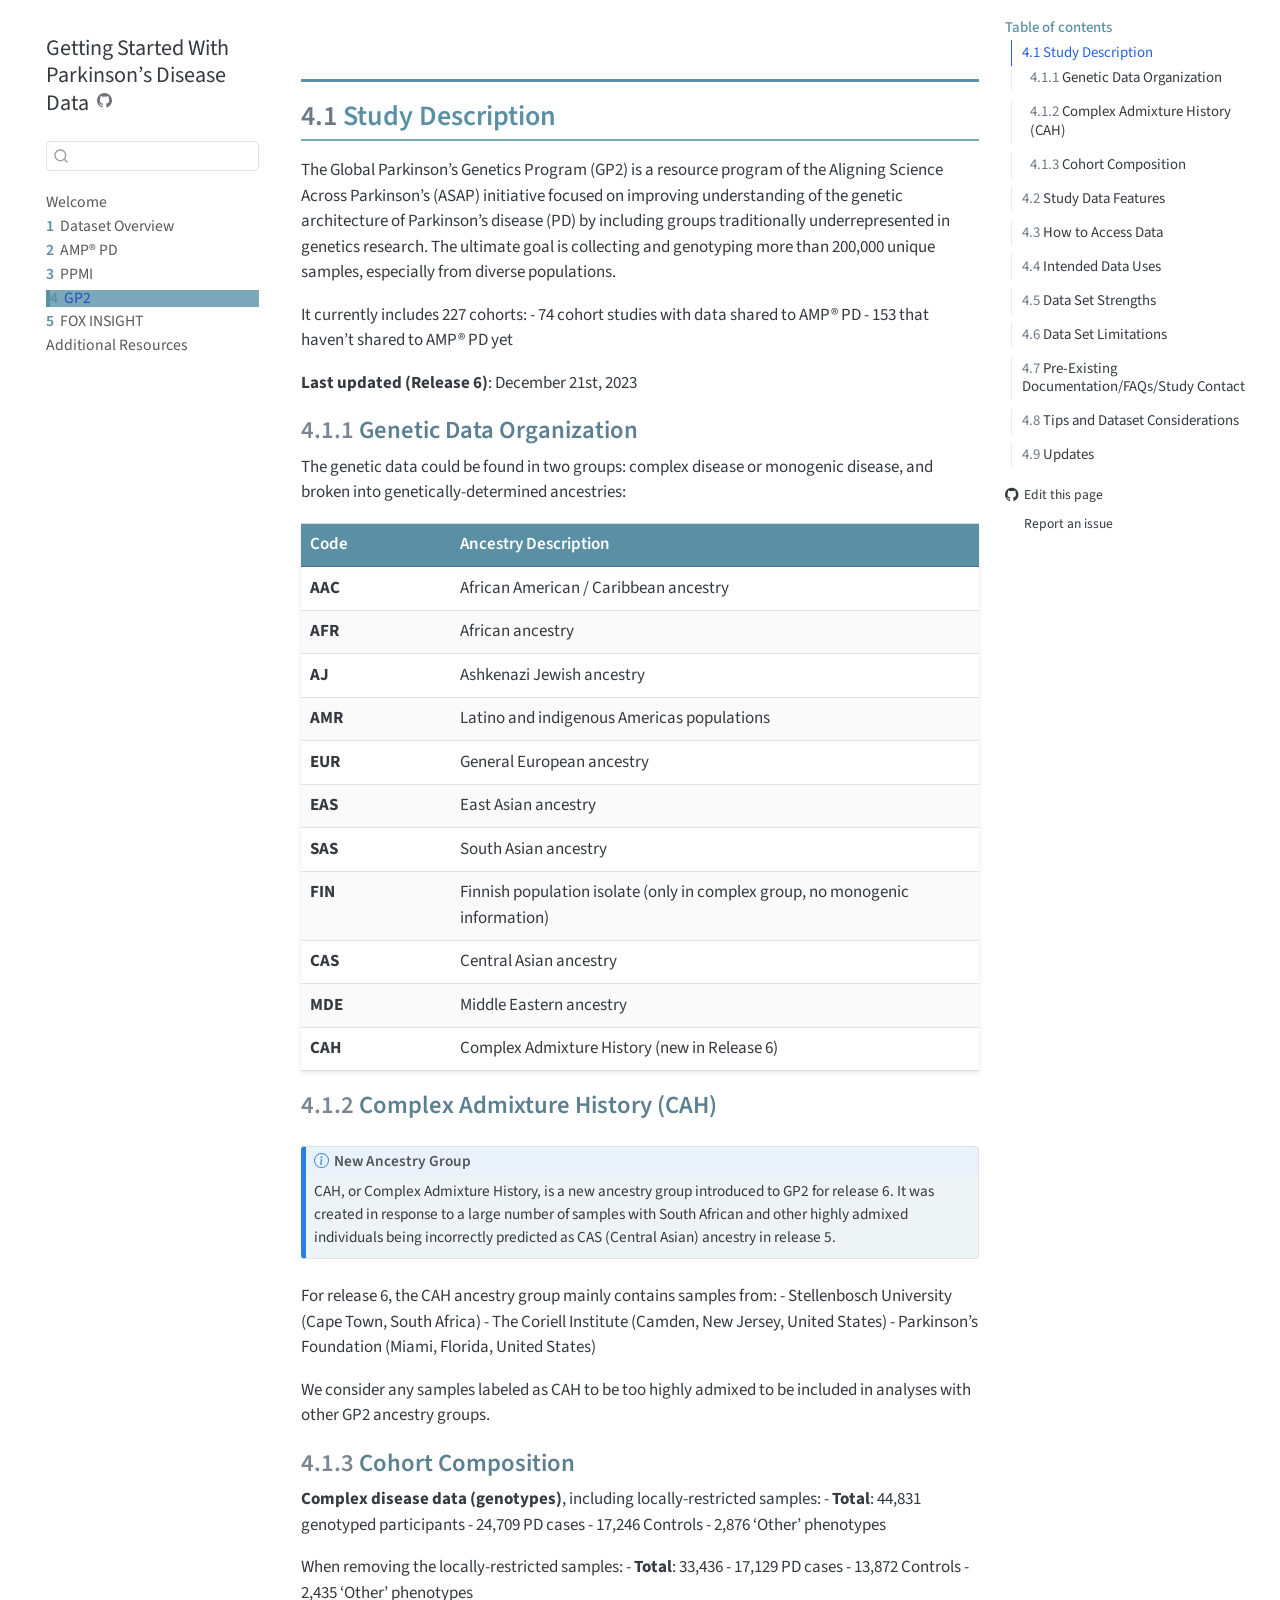
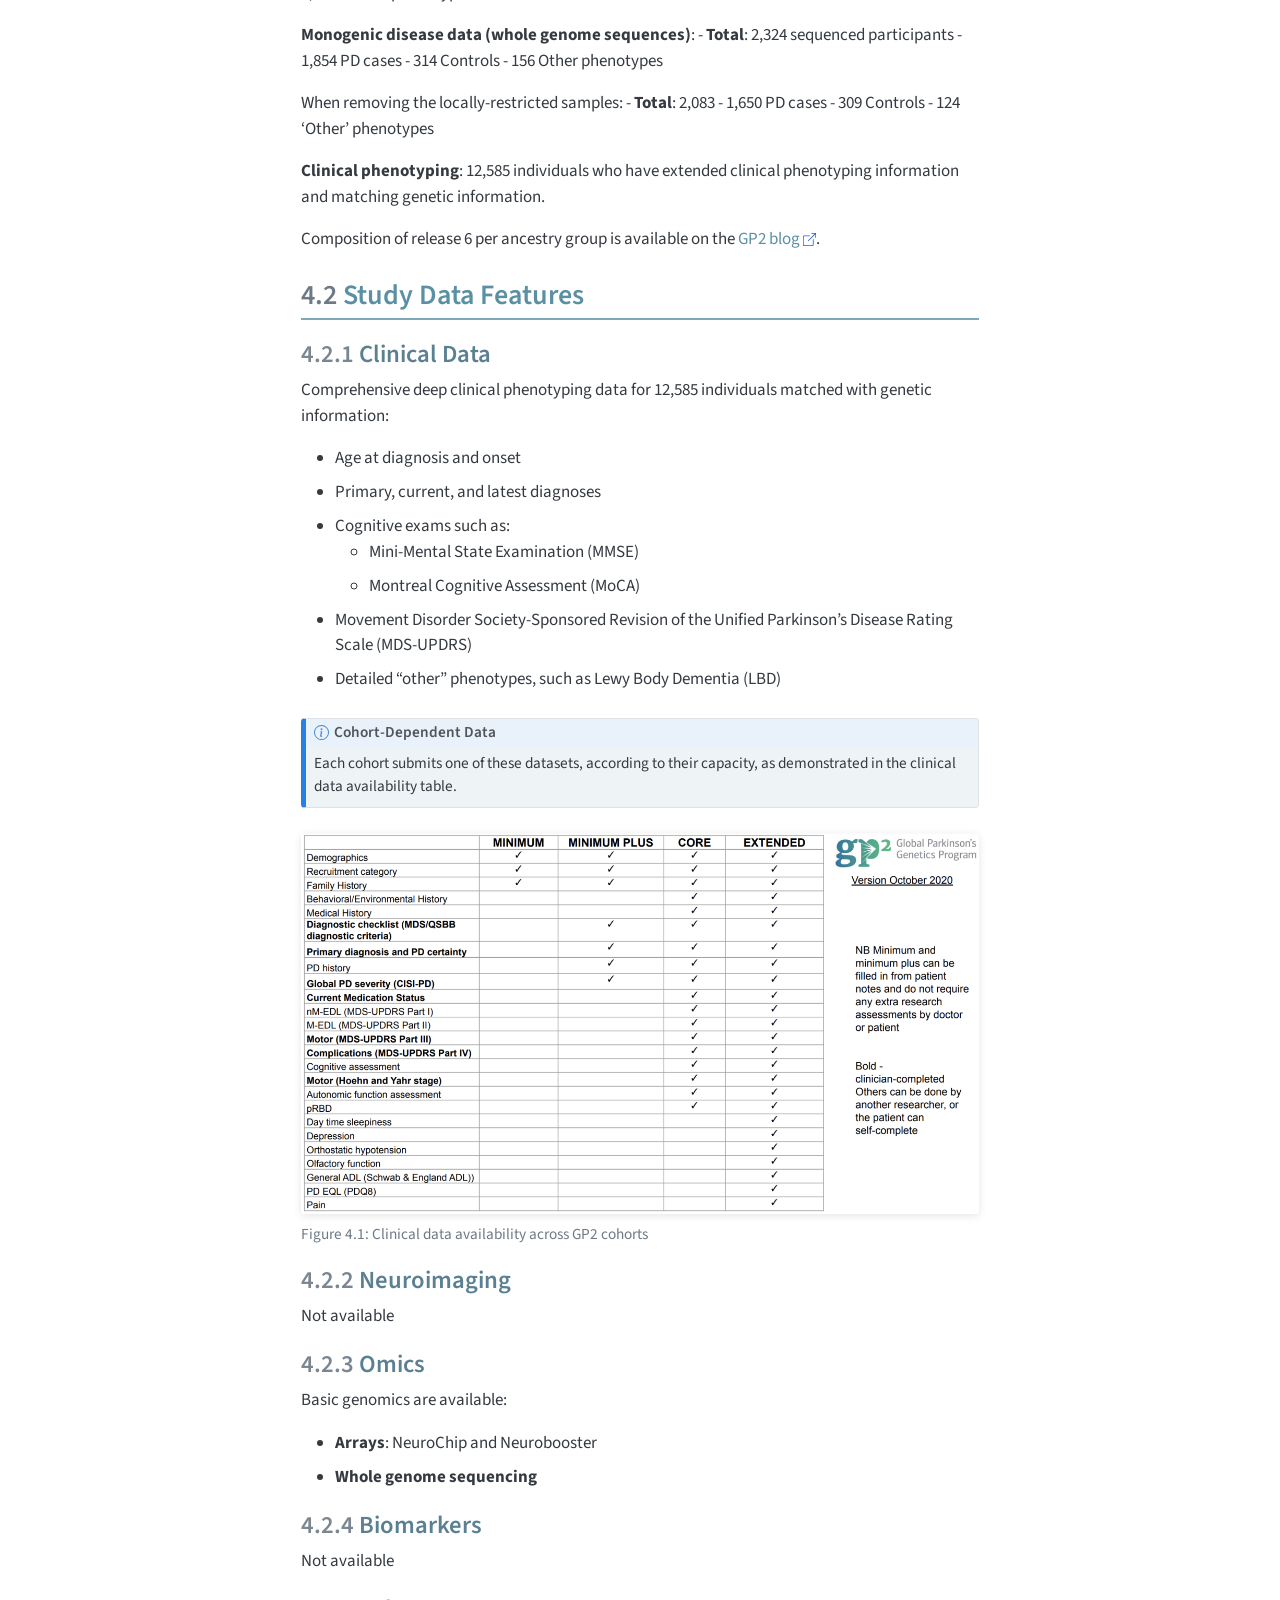
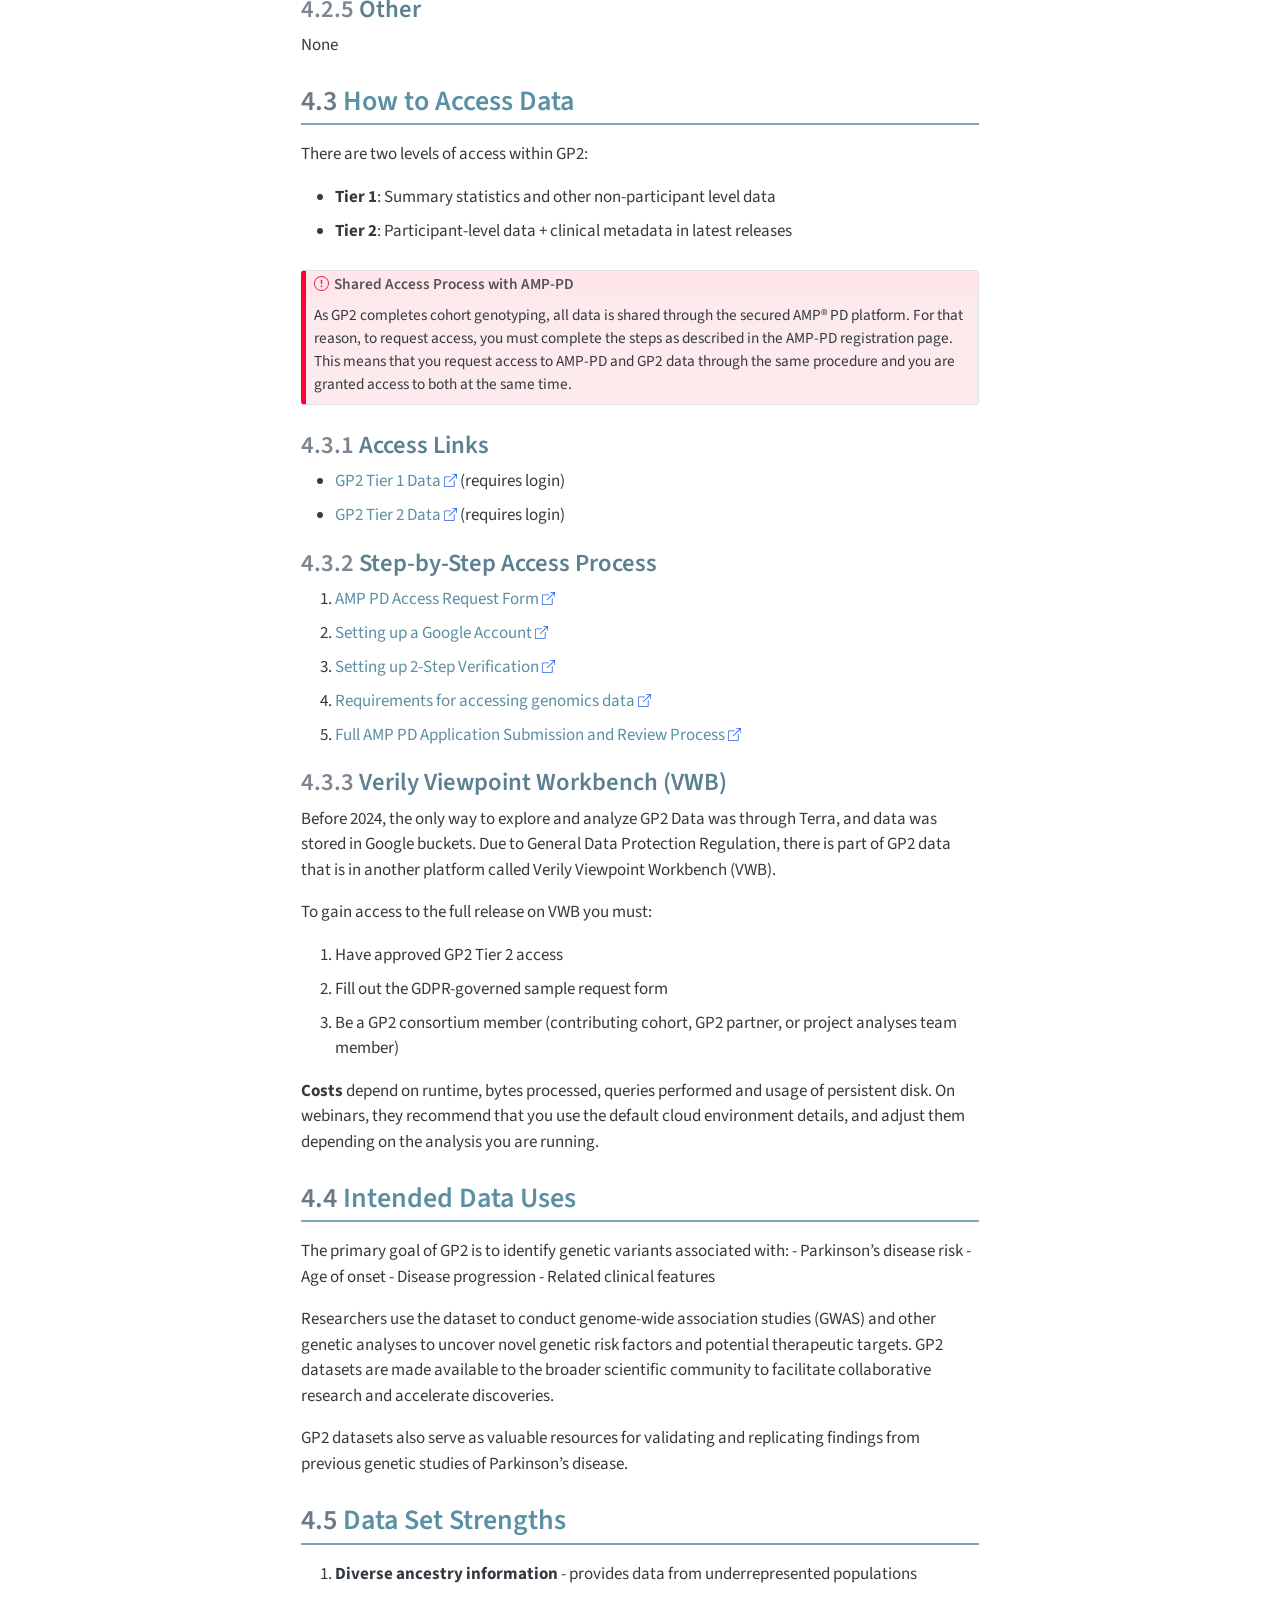
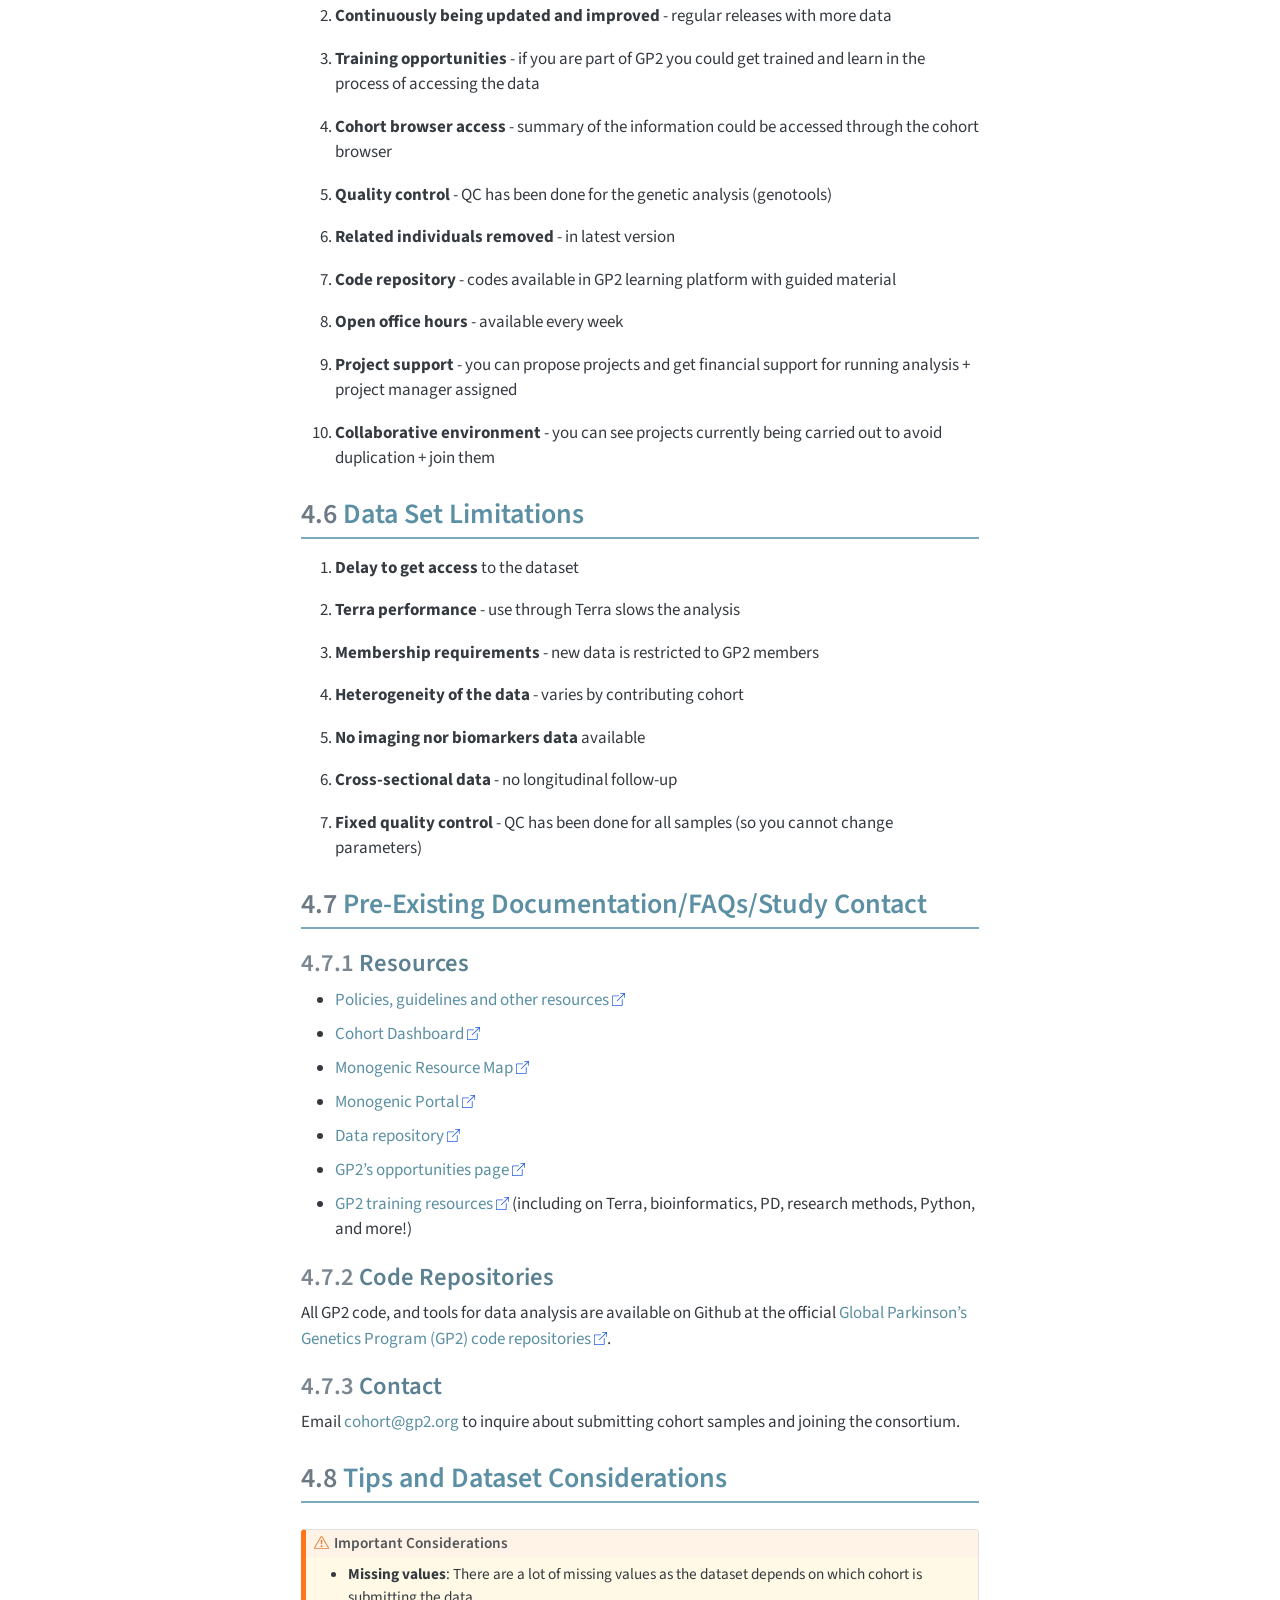
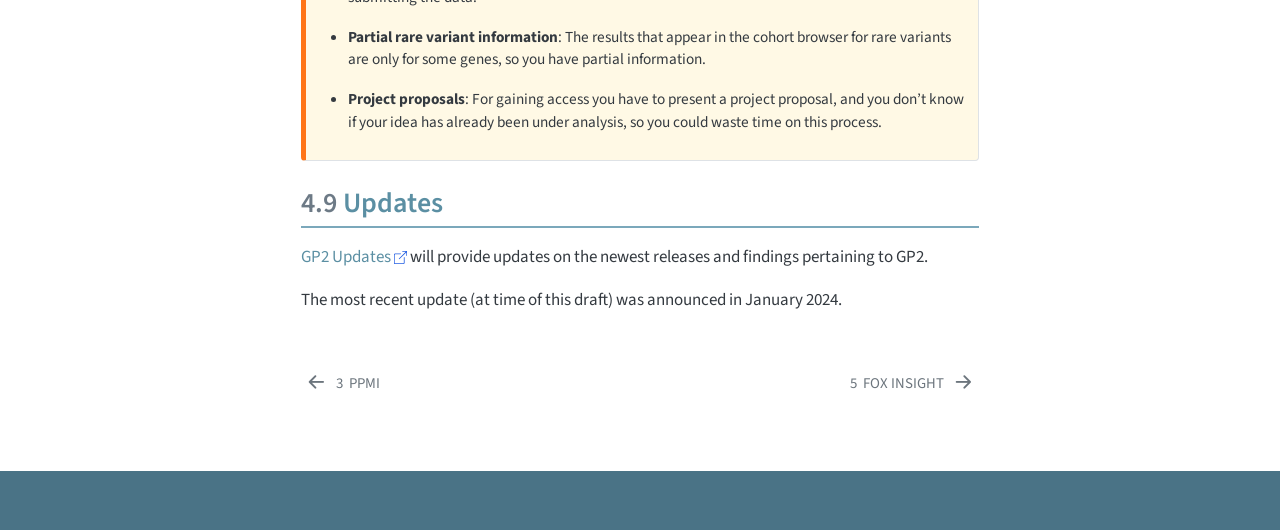
<file: gp2.html>
<!DOCTYPE html>
<html xmlns="http://www.w3.org/1999/xhtml" lang="en" xml:lang="en"><head>

<meta charset="utf-8">
<meta name="generator" content="quarto-1.8.27">

<meta name="viewport" content="width=device-width, initial-scale=1.0, user-scalable=yes">


<title>4&nbsp; GP2 – Getting Started With Parkinson's Disease Data</title>
<style>
code{white-space: pre-wrap;}
span.smallcaps{font-variant: small-caps;}
div.columns{display: flex; gap: min(4vw, 1.5em);}
div.column{flex: auto; overflow-x: auto;}
div.hanging-indent{margin-left: 1.5em; text-indent: -1.5em;}
ul.task-list{list-style: none;}
ul.task-list li input[type="checkbox"] {
  width: 0.8em;
  margin: 0 0.8em 0.2em -1em; /* quarto-specific, see https://github.com/quarto-dev/quarto-cli/issues/4556 */ 
  vertical-align: middle;
}
</style>


<script src="site_libs/quarto-nav/quarto-nav.js"></script>
<script src="site_libs/quarto-nav/headroom.min.js"></script>
<script src="site_libs/clipboard/clipboard.min.js"></script>
<script src="site_libs/quarto-search/autocomplete.umd.js"></script>
<script src="site_libs/quarto-search/fuse.min.js"></script>
<script src="site_libs/quarto-search/quarto-search.js"></script>
<meta name="quarto:offset" content="./">
<link href="./fox-insight.html" rel="next">
<link href="./ppmi.html" rel="prev">
<script src="site_libs/quarto-html/quarto.js" type="module"></script>
<script src="site_libs/quarto-html/tabsets/tabsets.js" type="module"></script>
<script src="site_libs/quarto-html/axe/axe-check.js" type="module"></script>
<script src="site_libs/quarto-html/popper.min.js"></script>
<script src="site_libs/quarto-html/tippy.umd.min.js"></script>
<script src="site_libs/quarto-html/anchor.min.js"></script>
<link href="site_libs/quarto-html/tippy.css" rel="stylesheet">
<link href="site_libs/quarto-html/quarto-syntax-highlighting-ed96de9b727972fe78a7b5d16c58bf87.css" rel="stylesheet" id="quarto-text-highlighting-styles">
<script src="site_libs/bootstrap/bootstrap.min.js"></script>
<link href="site_libs/bootstrap/bootstrap-icons.css" rel="stylesheet">
<link href="site_libs/bootstrap/bootstrap-00ccf60c28c3bdf2d57f5131fbf16f11.min.css" rel="stylesheet" append-hash="true" id="quarto-bootstrap" data-mode="light">
<script id="quarto-search-options" type="application/json">{
  "location": "sidebar",
  "copy-button": false,
  "collapse-after": 3,
  "panel-placement": "start",
  "type": "textbox",
  "limit": 50,
  "keyboard-shortcut": [
    "f",
    "/",
    "s"
  ],
  "show-item-context": false,
  "language": {
    "search-no-results-text": "No results",
    "search-matching-documents-text": "matching documents",
    "search-copy-link-title": "Copy link to search",
    "search-hide-matches-text": "Hide additional matches",
    "search-more-match-text": "more match in this document",
    "search-more-matches-text": "more matches in this document",
    "search-clear-button-title": "Clear",
    "search-text-placeholder": "",
    "search-detached-cancel-button-title": "Cancel",
    "search-submit-button-title": "Submit",
    "search-label": "Search"
  }
}</script>


<link rel="stylesheet" href="styles.css">
</head>

<body class="nav-sidebar floating quarto-light">

<div id="quarto-search-results"></div>
  <header id="quarto-header" class="headroom fixed-top">
  <nav class="quarto-secondary-nav">
    <div class="container-fluid d-flex">
      <button type="button" class="quarto-btn-toggle btn" data-bs-toggle="collapse" role="button" data-bs-target=".quarto-sidebar-collapse-item" aria-controls="quarto-sidebar" aria-expanded="false" aria-label="Toggle sidebar navigation" onclick="if (window.quartoToggleHeadroom) { window.quartoToggleHeadroom(); }">
        <i class="bi bi-layout-text-sidebar-reverse"></i>
      </button>
        <nav class="quarto-page-breadcrumbs" aria-label="breadcrumb"><ol class="breadcrumb"><li class="breadcrumb-item"><a href="./gp2.html"><span class="chapter-number">4</span>&nbsp; <span class="chapter-title">GP2</span></a></li></ol></nav>
        <a class="flex-grow-1" role="navigation" data-bs-toggle="collapse" data-bs-target=".quarto-sidebar-collapse-item" aria-controls="quarto-sidebar" aria-expanded="false" aria-label="Toggle sidebar navigation" onclick="if (window.quartoToggleHeadroom) { window.quartoToggleHeadroom(); }">      
        </a>
      <button type="button" class="btn quarto-search-button" aria-label="Search" onclick="window.quartoOpenSearch();">
        <i class="bi bi-search"></i>
      </button>
    </div>
  </nav>
</header>
<!-- content -->
<div id="quarto-content" class="quarto-container page-columns page-rows-contents page-layout-article">
<!-- sidebar -->
  <nav id="quarto-sidebar" class="sidebar collapse collapse-horizontal quarto-sidebar-collapse-item sidebar-navigation floating overflow-auto">
    <div class="pt-lg-2 mt-2 text-left sidebar-header">
    <div class="sidebar-title mb-0 py-0">
      <a href="./">Getting Started With Parkinson’s Disease Data</a> 
        <div class="sidebar-tools-main">
    <a href="https://github.com/MJFF-ResearchCommunity/getting-started-PD-data" title="Source Code" class="quarto-navigation-tool px-1" aria-label="Source Code"><i class="bi bi-github"></i></a>
</div>
    </div>
      </div>
        <div class="mt-2 flex-shrink-0 align-items-center">
        <div class="sidebar-search">
        <div id="quarto-search" class="" title="Search"></div>
        </div>
        </div>
    <div class="sidebar-menu-container"> 
    <ul class="list-unstyled mt-1">
        <li class="sidebar-item">
  <div class="sidebar-item-container"> 
  <a href="./index.html" class="sidebar-item-text sidebar-link">
 <span class="menu-text">Welcome</span></a>
  </div>
</li>
        <li class="sidebar-item">
  <div class="sidebar-item-container"> 
  <a href="./overview.html" class="sidebar-item-text sidebar-link">
 <span class="menu-text"><span class="chapter-number">1</span>&nbsp; <span class="chapter-title">Dataset Overview</span></span></a>
  </div>
</li>
        <li class="sidebar-item">
  <div class="sidebar-item-container"> 
  <a href="./amp-pd.html" class="sidebar-item-text sidebar-link">
 <span class="menu-text"><span class="chapter-number">2</span>&nbsp; <span class="chapter-title">AMP® PD</span></span></a>
  </div>
</li>
        <li class="sidebar-item">
  <div class="sidebar-item-container"> 
  <a href="./ppmi.html" class="sidebar-item-text sidebar-link">
 <span class="menu-text"><span class="chapter-number">3</span>&nbsp; <span class="chapter-title">PPMI</span></span></a>
  </div>
</li>
        <li class="sidebar-item">
  <div class="sidebar-item-container"> 
  <a href="./gp2.html" class="sidebar-item-text sidebar-link active">
 <span class="menu-text"><span class="chapter-number">4</span>&nbsp; <span class="chapter-title">GP2</span></span></a>
  </div>
</li>
        <li class="sidebar-item">
  <div class="sidebar-item-container"> 
  <a href="./fox-insight.html" class="sidebar-item-text sidebar-link">
 <span class="menu-text"><span class="chapter-number">5</span>&nbsp; <span class="chapter-title">FOX INSIGHT</span></span></a>
  </div>
</li>
        <li class="sidebar-item">
  <div class="sidebar-item-container"> 
  <a href="./references.html" class="sidebar-item-text sidebar-link">
 <span class="menu-text">Additional Resources</span></a>
  </div>
</li>
    </ul>
    </div>
</nav>
<div id="quarto-sidebar-glass" class="quarto-sidebar-collapse-item" data-bs-toggle="collapse" data-bs-target=".quarto-sidebar-collapse-item"></div>
<!-- margin-sidebar -->
    <div id="quarto-margin-sidebar" class="sidebar margin-sidebar">
        <nav id="TOC" role="doc-toc" class="toc-active">
    <h2 id="toc-title">Table of contents</h2>
   
  <ul>
  <li><a href="#sec-gp2-description" id="toc-sec-gp2-description" class="nav-link active" data-scroll-target="#sec-gp2-description"><span class="header-section-number">4.1</span> Study Description</a>
  <ul class="collapse">
  <li><a href="#genetic-data-organization" id="toc-genetic-data-organization" class="nav-link" data-scroll-target="#genetic-data-organization"><span class="header-section-number">4.1.1</span> Genetic Data Organization</a></li>
  <li><a href="#complex-admixture-history-cah" id="toc-complex-admixture-history-cah" class="nav-link" data-scroll-target="#complex-admixture-history-cah"><span class="header-section-number">4.1.2</span> Complex Admixture History (CAH)</a></li>
  <li><a href="#cohort-composition" id="toc-cohort-composition" class="nav-link" data-scroll-target="#cohort-composition"><span class="header-section-number">4.1.3</span> Cohort Composition</a></li>
  </ul></li>
  <li><a href="#sec-gp2-features" id="toc-sec-gp2-features" class="nav-link" data-scroll-target="#sec-gp2-features"><span class="header-section-number">4.2</span> Study Data Features</a>
  <ul class="collapse">
  <li><a href="#clinical-data" id="toc-clinical-data" class="nav-link" data-scroll-target="#clinical-data"><span class="header-section-number">4.2.1</span> Clinical Data</a></li>
  <li><a href="#neuroimaging" id="toc-neuroimaging" class="nav-link" data-scroll-target="#neuroimaging"><span class="header-section-number">4.2.2</span> Neuroimaging</a></li>
  <li><a href="#omics" id="toc-omics" class="nav-link" data-scroll-target="#omics"><span class="header-section-number">4.2.3</span> Omics</a></li>
  <li><a href="#biomarkers" id="toc-biomarkers" class="nav-link" data-scroll-target="#biomarkers"><span class="header-section-number">4.2.4</span> Biomarkers</a></li>
  <li><a href="#other" id="toc-other" class="nav-link" data-scroll-target="#other"><span class="header-section-number">4.2.5</span> Other</a></li>
  </ul></li>
  <li><a href="#sec-gp2-access" id="toc-sec-gp2-access" class="nav-link" data-scroll-target="#sec-gp2-access"><span class="header-section-number">4.3</span> How to Access Data</a>
  <ul class="collapse">
  <li><a href="#access-links" id="toc-access-links" class="nav-link" data-scroll-target="#access-links"><span class="header-section-number">4.3.1</span> Access Links</a></li>
  <li><a href="#step-by-step-access-process" id="toc-step-by-step-access-process" class="nav-link" data-scroll-target="#step-by-step-access-process"><span class="header-section-number">4.3.2</span> Step-by-Step Access Process</a></li>
  <li><a href="#verily-viewpoint-workbench-vwb" id="toc-verily-viewpoint-workbench-vwb" class="nav-link" data-scroll-target="#verily-viewpoint-workbench-vwb"><span class="header-section-number">4.3.3</span> Verily Viewpoint Workbench (VWB)</a></li>
  </ul></li>
  <li><a href="#sec-gp2-uses" id="toc-sec-gp2-uses" class="nav-link" data-scroll-target="#sec-gp2-uses"><span class="header-section-number">4.4</span> Intended Data Uses</a></li>
  <li><a href="#sec-gp2-strengths" id="toc-sec-gp2-strengths" class="nav-link" data-scroll-target="#sec-gp2-strengths"><span class="header-section-number">4.5</span> Data Set Strengths</a></li>
  <li><a href="#sec-gp2-limitations" id="toc-sec-gp2-limitations" class="nav-link" data-scroll-target="#sec-gp2-limitations"><span class="header-section-number">4.6</span> Data Set Limitations</a></li>
  <li><a href="#sec-gp2-docs" id="toc-sec-gp2-docs" class="nav-link" data-scroll-target="#sec-gp2-docs"><span class="header-section-number">4.7</span> Pre-Existing Documentation/FAQs/Study Contact</a>
  <ul class="collapse">
  <li><a href="#resources" id="toc-resources" class="nav-link" data-scroll-target="#resources"><span class="header-section-number">4.7.1</span> Resources</a></li>
  <li><a href="#code-repositories" id="toc-code-repositories" class="nav-link" data-scroll-target="#code-repositories"><span class="header-section-number">4.7.2</span> Code Repositories</a></li>
  <li><a href="#contact" id="toc-contact" class="nav-link" data-scroll-target="#contact"><span class="header-section-number">4.7.3</span> Contact</a></li>
  </ul></li>
  <li><a href="#sec-gp2-tips" id="toc-sec-gp2-tips" class="nav-link" data-scroll-target="#sec-gp2-tips"><span class="header-section-number">4.8</span> Tips and Dataset Considerations</a></li>
  <li><a href="#sec-gp2-updates" id="toc-sec-gp2-updates" class="nav-link" data-scroll-target="#sec-gp2-updates"><span class="header-section-number">4.9</span> Updates</a></li>
  </ul>
<div class="toc-actions"><ul><li><a href="https://github.com/MJFF-ResearchCommunity/getting-started-PD-data/edit/main/gp2.qmd" class="toc-action"><i class="bi bi-github"></i>Edit this page</a></li><li><a href="https://github.com/MJFF-ResearchCommunity/getting-started-PD-data/issues/new" class="toc-action"><i class="bi empty"></i>Report an issue</a></li></ul></div></nav>
    </div>
<!-- main -->
<main class="content" id="quarto-document-content">

<header id="title-block-header" class="quarto-title-block default">
<div class="quarto-title">
<h1 class="title"><span id="sec-gp2" class="quarto-section-identifier"><span class="chapter-number">4</span>&nbsp; <span class="chapter-title">GP2</span></span></h1>
</div>



<div class="quarto-title-meta">

    
  
    
  </div>
  


</header>


<section id="sec-gp2-description" class="level2" data-number="4.1">
<h2 data-number="4.1" class="anchored" data-anchor-id="sec-gp2-description"><span class="header-section-number">4.1</span> Study Description</h2>
<p>The Global Parkinson’s Genetics Program (GP2) is a resource program of the Aligning Science Across Parkinson’s (ASAP) initiative focused on improving understanding of the genetic architecture of Parkinson’s disease (PD) by including groups traditionally underrepresented in genetics research. The ultimate goal is collecting and genotyping more than 200,000 unique samples, especially from diverse populations.</p>
<p>It currently includes 227 cohorts: - 74 cohort studies with data shared to AMP® PD - 153 that haven’t shared to AMP® PD yet</p>
<p><strong>Last updated (Release 6)</strong>: December 21st, 2023</p>
<section id="genetic-data-organization" class="level3" data-number="4.1.1">
<h3 data-number="4.1.1" class="anchored" data-anchor-id="genetic-data-organization"><span class="header-section-number">4.1.1</span> Genetic Data Organization</h3>
<p>The genetic data could be found in two groups: complex disease or monogenic disease, and broken into genetically-determined ancestries:</p>
<table class="caption-top table">
<colgroup>
<col style="width: 22%">
<col style="width: 77%">
</colgroup>
<thead>
<tr class="header">
<th>Code</th>
<th>Ancestry Description</th>
</tr>
</thead>
<tbody>
<tr class="odd">
<td><strong>AAC</strong></td>
<td>African American / Caribbean ancestry</td>
</tr>
<tr class="even">
<td><strong>AFR</strong></td>
<td>African ancestry</td>
</tr>
<tr class="odd">
<td><strong>AJ</strong></td>
<td>Ashkenazi Jewish ancestry</td>
</tr>
<tr class="even">
<td><strong>AMR</strong></td>
<td>Latino and indigenous Americas populations</td>
</tr>
<tr class="odd">
<td><strong>EUR</strong></td>
<td>General European ancestry</td>
</tr>
<tr class="even">
<td><strong>EAS</strong></td>
<td>East Asian ancestry</td>
</tr>
<tr class="odd">
<td><strong>SAS</strong></td>
<td>South Asian ancestry</td>
</tr>
<tr class="even">
<td><strong>FIN</strong></td>
<td>Finnish population isolate (only in complex group, no monogenic information)</td>
</tr>
<tr class="odd">
<td><strong>CAS</strong></td>
<td>Central Asian ancestry</td>
</tr>
<tr class="even">
<td><strong>MDE</strong></td>
<td>Middle Eastern ancestry</td>
</tr>
<tr class="odd">
<td><strong>CAH</strong></td>
<td>Complex Admixture History (new in Release 6)</td>
</tr>
</tbody>
</table>
</section>
<section id="complex-admixture-history-cah" class="level3" data-number="4.1.2">
<h3 data-number="4.1.2" class="anchored" data-anchor-id="complex-admixture-history-cah"><span class="header-section-number">4.1.2</span> Complex Admixture History (CAH)</h3>
<div class="callout callout-style-default callout-note callout-titled">
<div class="callout-header d-flex align-content-center">
<div class="callout-icon-container">
<i class="callout-icon"></i>
</div>
<div class="callout-title-container flex-fill">
<span class="screen-reader-only">Note</span>New Ancestry Group
</div>
</div>
<div class="callout-body-container callout-body">
<p>CAH, or Complex Admixture History, is a new ancestry group introduced to GP2 for release 6. It was created in response to a large number of samples with South African and other highly admixed individuals being incorrectly predicted as CAS (Central Asian) ancestry in release 5.</p>
</div>
</div>
<p>For release 6, the CAH ancestry group mainly contains samples from: - Stellenbosch University (Cape Town, South Africa) - The Coriell Institute (Camden, New Jersey, United States) - Parkinson’s Foundation (Miami, Florida, United States)</p>
<p>We consider any samples labeled as CAH to be too highly admixed to be included in analyses with other GP2 ancestry groups.</p>
</section>
<section id="cohort-composition" class="level3" data-number="4.1.3">
<h3 data-number="4.1.3" class="anchored" data-anchor-id="cohort-composition"><span class="header-section-number">4.1.3</span> Cohort Composition</h3>
<p><strong>Complex disease data (genotypes)</strong>, including locally-restricted samples: - <strong>Total</strong>: 44,831 genotyped participants - 24,709 PD cases - 17,246 Controls - 2,876 ‘Other’ phenotypes</p>
<p>When removing the locally-restricted samples: - <strong>Total</strong>: 33,436 - 17,129 PD cases - 13,872 Controls - 2,435 ‘Other’ phenotypes</p>
<p><strong>Monogenic disease data (whole genome sequences)</strong>: - <strong>Total</strong>: 2,324 sequenced participants - 1,854 PD cases - 314 Controls - 156 Other phenotypes</p>
<p>When removing the locally-restricted samples: - <strong>Total</strong>: 2,083 - 1,650 PD cases - 309 Controls - 124 ‘Other’ phenotypes</p>
<p><strong>Clinical phenotyping</strong>: 12,585 individuals who have extended clinical phenotyping information and matching genetic information.</p>
<p>Composition of release 6 per ancestry group is available on the <a href="https://gp2.org/blog/">GP2 blog</a>.</p>
</section>
</section>
<section id="sec-gp2-features" class="level2" data-number="4.2">
<h2 data-number="4.2" class="anchored" data-anchor-id="sec-gp2-features"><span class="header-section-number">4.2</span> Study Data Features</h2>
<section id="clinical-data" class="level3" data-number="4.2.1">
<h3 data-number="4.2.1" class="anchored" data-anchor-id="clinical-data"><span class="header-section-number">4.2.1</span> Clinical Data</h3>
<p>Comprehensive deep clinical phenotyping data for 12,585 individuals matched with genetic information:</p>
<ul>
<li>Age at diagnosis and onset</li>
<li>Primary, current, and latest diagnoses</li>
<li>Cognitive exams such as:
<ul>
<li>Mini-Mental State Examination (MMSE)</li>
<li>Montreal Cognitive Assessment (MoCA)</li>
</ul></li>
<li>Movement Disorder Society-Sponsored Revision of the Unified Parkinson’s Disease Rating Scale (MDS-UPDRS)</li>
<li>Detailed “other” phenotypes, such as Lewy Body Dementia (LBD)</li>
</ul>
<div class="callout callout-style-default callout-note callout-titled">
<div class="callout-header d-flex align-content-center">
<div class="callout-icon-container">
<i class="callout-icon"></i>
</div>
<div class="callout-title-container flex-fill">
<span class="screen-reader-only">Note</span>Cohort-Dependent Data
</div>
</div>
<div class="callout-body-container callout-body">
<p>Each cohort submits one of these datasets, according to their capacity, as demonstrated in the clinical data availability table.</p>
</div>
</div>
<div id="fig-gp2-clinical" class="quarto-float quarto-figure quarto-figure-center anchored" alt="Table showing clinical data types available across different GP2 cohorts">
<figure class="quarto-float quarto-float-fig figure">
<div aria-describedby="fig-gp2-clinical-caption-0ceaefa1-69ba-4598-a22c-09a6ac19f8ca">
<img src="images/extracted-022.png" class="img-fluid figure-img" alt="Table showing clinical data types available across different GP2 cohorts">
</div>
<figcaption class="quarto-float-caption-bottom quarto-float-caption quarto-float-fig" id="fig-gp2-clinical-caption-0ceaefa1-69ba-4598-a22c-09a6ac19f8ca">
Figure&nbsp;4.1: Clinical data availability across GP2 cohorts
</figcaption>
</figure>
</div>
</section>
<section id="neuroimaging" class="level3" data-number="4.2.2">
<h3 data-number="4.2.2" class="anchored" data-anchor-id="neuroimaging"><span class="header-section-number">4.2.2</span> Neuroimaging</h3>
<p>Not available</p>
</section>
<section id="omics" class="level3" data-number="4.2.3">
<h3 data-number="4.2.3" class="anchored" data-anchor-id="omics"><span class="header-section-number">4.2.3</span> Omics</h3>
<p>Basic genomics are available:</p>
<ul>
<li><strong>Arrays</strong>: NeuroChip and Neurobooster</li>
<li><strong>Whole genome sequencing</strong></li>
</ul>
</section>
<section id="biomarkers" class="level3" data-number="4.2.4">
<h3 data-number="4.2.4" class="anchored" data-anchor-id="biomarkers"><span class="header-section-number">4.2.4</span> Biomarkers</h3>
<p>Not available</p>
</section>
<section id="other" class="level3" data-number="4.2.5">
<h3 data-number="4.2.5" class="anchored" data-anchor-id="other"><span class="header-section-number">4.2.5</span> Other</h3>
<p>None</p>
</section>
</section>
<section id="sec-gp2-access" class="level2" data-number="4.3">
<h2 data-number="4.3" class="anchored" data-anchor-id="sec-gp2-access"><span class="header-section-number">4.3</span> How to Access Data</h2>
<p>There are two levels of access within GP2:</p>
<ul>
<li><strong>Tier 1</strong>: Summary statistics and other non-participant level data</li>
<li><strong>Tier 2</strong>: Participant-level data + clinical metadata in latest releases</li>
</ul>
<div class="callout callout-style-default callout-important callout-titled">
<div class="callout-header d-flex align-content-center">
<div class="callout-icon-container">
<i class="callout-icon"></i>
</div>
<div class="callout-title-container flex-fill">
<span class="screen-reader-only">Important</span>Shared Access Process with AMP-PD
</div>
</div>
<div class="callout-body-container callout-body">
<p>As GP2 completes cohort genotyping, all data is shared through the secured AMP® PD platform. For that reason, to request access, you must complete the steps as described in the AMP-PD registration page. This means that you request access to AMP-PD and GP2 data through the same procedure and you are granted access to both at the same time.</p>
</div>
</div>
<section id="access-links" class="level3" data-number="4.3.1">
<h3 data-number="4.3.1" class="anchored" data-anchor-id="access-links"><span class="header-section-number">4.3.1</span> Access Links</h3>
<ul>
<li><a href="https://gp2.org/tier1-data/">GP2 Tier 1 Data</a> (requires login)</li>
<li><a href="https://gp2.org/tier2-data/">GP2 Tier 2 Data</a> (requires login)</li>
</ul>
</section>
<section id="step-by-step-access-process" class="level3" data-number="4.3.2">
<h3 data-number="4.3.2" class="anchored" data-anchor-id="step-by-step-access-process"><span class="header-section-number">4.3.2</span> Step-by-Step Access Process</h3>
<ol type="1">
<li><a href="https://amp-pd.org/access-request">AMP PD Access Request Form</a></li>
<li><a href="https://amp-pd.org/google-account">Setting up a Google Account</a></li>
<li><a href="https://amp-pd.org/2-step-verification">Setting up 2-Step Verification</a></li>
<li><a href="https://amp-pd.org/genomics-requirements">Requirements for accessing genomics data</a></li>
<li><a href="https://amp-pd.org/application-process">Full AMP PD Application Submission and Review Process</a></li>
</ol>
</section>
<section id="verily-viewpoint-workbench-vwb" class="level3" data-number="4.3.3">
<h3 data-number="4.3.3" class="anchored" data-anchor-id="verily-viewpoint-workbench-vwb"><span class="header-section-number">4.3.3</span> Verily Viewpoint Workbench (VWB)</h3>
<p>Before 2024, the only way to explore and analyze GP2 Data was through Terra, and data was stored in Google buckets. Due to General Data Protection Regulation, there is part of GP2 data that is in another platform called Verily Viewpoint Workbench (VWB).</p>
<p>To gain access to the full release on VWB you must:</p>
<ol type="1">
<li>Have approved GP2 Tier 2 access</li>
<li>Fill out the GDPR-governed sample request form</li>
<li>Be a GP2 consortium member (contributing cohort, GP2 partner, or project analyses team member)</li>
</ol>
<p><strong>Costs</strong> depend on runtime, bytes processed, queries performed and usage of persistent disk. On webinars, they recommend that you use the default cloud environment details, and adjust them depending on the analysis you are running.</p>
</section>
</section>
<section id="sec-gp2-uses" class="level2" data-number="4.4">
<h2 data-number="4.4" class="anchored" data-anchor-id="sec-gp2-uses"><span class="header-section-number">4.4</span> Intended Data Uses</h2>
<p>The primary goal of GP2 is to identify genetic variants associated with: - Parkinson’s disease risk - Age of onset - Disease progression - Related clinical features</p>
<p>Researchers use the dataset to conduct genome-wide association studies (GWAS) and other genetic analyses to uncover novel genetic risk factors and potential therapeutic targets. GP2 datasets are made available to the broader scientific community to facilitate collaborative research and accelerate discoveries.</p>
<p>GP2 datasets also serve as valuable resources for validating and replicating findings from previous genetic studies of Parkinson’s disease.</p>
</section>
<section id="sec-gp2-strengths" class="level2" data-number="4.5">
<h2 data-number="4.5" class="anchored" data-anchor-id="sec-gp2-strengths"><span class="header-section-number">4.5</span> Data Set Strengths</h2>
<ol type="1">
<li><p><strong>Diverse ancestry information</strong> - provides data from underrepresented populations</p></li>
<li><p><strong>Continuously being updated and improved</strong> - regular releases with more data</p></li>
<li><p><strong>Training opportunities</strong> - if you are part of GP2 you could get trained and learn in the process of accessing the data</p></li>
<li><p><strong>Cohort browser access</strong> - summary of the information could be accessed through the cohort browser</p></li>
<li><p><strong>Quality control</strong> - QC has been done for the genetic analysis (genotools)</p></li>
<li><p><strong>Related individuals removed</strong> - in latest version</p></li>
<li><p><strong>Code repository</strong> - codes available in GP2 learning platform with guided material</p></li>
<li><p><strong>Open office hours</strong> - available every week</p></li>
<li><p><strong>Project support</strong> - you can propose projects and get financial support for running analysis + project manager assigned</p></li>
<li><p><strong>Collaborative environment</strong> - you can see projects currently being carried out to avoid duplication + join them</p></li>
</ol>
</section>
<section id="sec-gp2-limitations" class="level2" data-number="4.6">
<h2 data-number="4.6" class="anchored" data-anchor-id="sec-gp2-limitations"><span class="header-section-number">4.6</span> Data Set Limitations</h2>
<ol type="1">
<li><p><strong>Delay to get access</strong> to the dataset</p></li>
<li><p><strong>Terra performance</strong> - use through Terra slows the analysis</p></li>
<li><p><strong>Membership requirements</strong> - new data is restricted to GP2 members</p></li>
<li><p><strong>Heterogeneity of the data</strong> - varies by contributing cohort</p></li>
<li><p><strong>No imaging nor biomarkers data</strong> available</p></li>
<li><p><strong>Cross-sectional data</strong> - no longitudinal follow-up</p></li>
<li><p><strong>Fixed quality control</strong> - QC has been done for all samples (so you cannot change parameters)</p></li>
</ol>
</section>
<section id="sec-gp2-docs" class="level2" data-number="4.7">
<h2 data-number="4.7" class="anchored" data-anchor-id="sec-gp2-docs"><span class="header-section-number">4.7</span> Pre-Existing Documentation/FAQs/Study Contact</h2>
<section id="resources" class="level3" data-number="4.7.1">
<h3 data-number="4.7.1" class="anchored" data-anchor-id="resources"><span class="header-section-number">4.7.1</span> Resources</h3>
<ul>
<li><a href="https://gp2.org/resources/">Policies, guidelines and other resources</a></li>
<li><a href="https://gp2.org/cohort-dashboard/">Cohort Dashboard</a></li>
<li><a href="https://gp2.org/monogenic-map/">Monogenic Resource Map</a></li>
<li><a href="https://gp2.org/monogenic-portal/">Monogenic Portal</a></li>
<li><a href="https://gp2.org/data-repository/">Data repository</a></li>
<li><a href="https://gp2.org/opportunities/">GP2’s opportunities page</a></li>
<li><a href="https://gp2.org/training/">GP2 training resources</a> (including on Terra, bioinformatics, PD, research methods, Python, and more!)</li>
</ul>
</section>
<section id="code-repositories" class="level3" data-number="4.7.2">
<h3 data-number="4.7.2" class="anchored" data-anchor-id="code-repositories"><span class="header-section-number">4.7.2</span> Code Repositories</h3>
<p>All GP2 code, and tools for data analysis are available on Github at the official <a href="https://github.com/GP2code">Global Parkinson’s Genetics Program (GP2) code repositories</a>.</p>
</section>
<section id="contact" class="level3" data-number="4.7.3">
<h3 data-number="4.7.3" class="anchored" data-anchor-id="contact"><span class="header-section-number">4.7.3</span> Contact</h3>
<p>Email <a href="mailto:cohort@gp2.org">cohort@gp2.org</a> to inquire about submitting cohort samples and joining the consortium.</p>
</section>
</section>
<section id="sec-gp2-tips" class="level2" data-number="4.8">
<h2 data-number="4.8" class="anchored" data-anchor-id="sec-gp2-tips"><span class="header-section-number">4.8</span> Tips and Dataset Considerations</h2>
<div class="callout callout-style-default callout-warning callout-titled">
<div class="callout-header d-flex align-content-center">
<div class="callout-icon-container">
<i class="callout-icon"></i>
</div>
<div class="callout-title-container flex-fill">
<span class="screen-reader-only">Warning</span>Important Considerations
</div>
</div>
<div class="callout-body-container callout-body">
<ul>
<li><p><strong>Missing values</strong>: There are a lot of missing values as the dataset depends on which cohort is submitting the data.</p></li>
<li><p><strong>Partial rare variant information</strong>: The results that appear in the cohort browser for rare variants are only for some genes, so you have partial information.</p></li>
<li><p><strong>Project proposals</strong>: For gaining access you have to present a project proposal, and you don’t know if your idea has already been under analysis, so you could waste time on this process.</p></li>
</ul>
</div>
</div>
</section>
<section id="sec-gp2-updates" class="level2" data-number="4.9">
<h2 data-number="4.9" class="anchored" data-anchor-id="sec-gp2-updates"><span class="header-section-number">4.9</span> Updates</h2>
<p><a href="https://gp2.org/updates/">GP2 Updates</a> will provide updates on the newest releases and findings pertaining to GP2.</p>
<p>The most recent update (at time of this draft) was announced in January 2024.</p>


</section>

</main> <!-- /main -->
<script id="quarto-html-after-body" type="application/javascript">
  window.document.addEventListener("DOMContentLoaded", function (event) {
    const icon = "";
    const anchorJS = new window.AnchorJS();
    anchorJS.options = {
      placement: 'right',
      icon: icon
    };
    anchorJS.add('.anchored');
    const isCodeAnnotation = (el) => {
      for (const clz of el.classList) {
        if (clz.startsWith('code-annotation-')) {                     
          return true;
        }
      }
      return false;
    }
    const onCopySuccess = function(e) {
      // button target
      const button = e.trigger;
      // don't keep focus
      button.blur();
      // flash "checked"
      button.classList.add('code-copy-button-checked');
      var currentTitle = button.getAttribute("title");
      button.setAttribute("title", "Copied!");
      let tooltip;
      if (window.bootstrap) {
        button.setAttribute("data-bs-toggle", "tooltip");
        button.setAttribute("data-bs-placement", "left");
        button.setAttribute("data-bs-title", "Copied!");
        tooltip = new bootstrap.Tooltip(button, 
          { trigger: "manual", 
            customClass: "code-copy-button-tooltip",
            offset: [0, -8]});
        tooltip.show();    
      }
      setTimeout(function() {
        if (tooltip) {
          tooltip.hide();
          button.removeAttribute("data-bs-title");
          button.removeAttribute("data-bs-toggle");
          button.removeAttribute("data-bs-placement");
        }
        button.setAttribute("title", currentTitle);
        button.classList.remove('code-copy-button-checked');
      }, 1000);
      // clear code selection
      e.clearSelection();
    }
    const getTextToCopy = function(trigger) {
      const outerScaffold = trigger.parentElement.cloneNode(true);
      const codeEl = outerScaffold.querySelector('code');
      for (const childEl of codeEl.children) {
        if (isCodeAnnotation(childEl)) {
          childEl.remove();
        }
      }
      return codeEl.innerText;
    }
    const clipboard = new window.ClipboardJS('.code-copy-button:not([data-in-quarto-modal])', {
      text: getTextToCopy
    });
    clipboard.on('success', onCopySuccess);
    if (window.document.getElementById('quarto-embedded-source-code-modal')) {
      const clipboardModal = new window.ClipboardJS('.code-copy-button[data-in-quarto-modal]', {
        text: getTextToCopy,
        container: window.document.getElementById('quarto-embedded-source-code-modal')
      });
      clipboardModal.on('success', onCopySuccess);
    }
      var localhostRegex = new RegExp(/^(?:http|https):\/\/localhost\:?[0-9]*\//);
      var mailtoRegex = new RegExp(/^mailto:/);
        var filterRegex = new RegExp('/' + window.location.host + '/');
      var isInternal = (href) => {
          return filterRegex.test(href) || localhostRegex.test(href) || mailtoRegex.test(href);
      }
      // Inspect non-navigation links and adorn them if external
     var links = window.document.querySelectorAll('a[href]:not(.nav-link):not(.navbar-brand):not(.toc-action):not(.sidebar-link):not(.sidebar-item-toggle):not(.pagination-link):not(.no-external):not([aria-hidden]):not(.dropdown-item):not(.quarto-navigation-tool):not(.about-link)');
      for (var i=0; i<links.length; i++) {
        const link = links[i];
        if (!isInternal(link.href)) {
          // undo the damage that might have been done by quarto-nav.js in the case of
          // links that we want to consider external
          if (link.dataset.originalHref !== undefined) {
            link.href = link.dataset.originalHref;
          }
            // target, if specified
            link.setAttribute("target", "_blank");
            if (link.getAttribute("rel") === null) {
              link.setAttribute("rel", "noopener");
            }
            // default icon
            link.classList.add("external");
        }
      }
    function tippyHover(el, contentFn, onTriggerFn, onUntriggerFn) {
      const config = {
        allowHTML: true,
        maxWidth: 500,
        delay: 100,
        arrow: false,
        appendTo: function(el) {
            return el.parentElement;
        },
        interactive: true,
        interactiveBorder: 10,
        theme: 'quarto',
        placement: 'bottom-start',
      };
      if (contentFn) {
        config.content = contentFn;
      }
      if (onTriggerFn) {
        config.onTrigger = onTriggerFn;
      }
      if (onUntriggerFn) {
        config.onUntrigger = onUntriggerFn;
      }
      window.tippy(el, config); 
    }
    const noterefs = window.document.querySelectorAll('a[role="doc-noteref"]');
    for (var i=0; i<noterefs.length; i++) {
      const ref = noterefs[i];
      tippyHover(ref, function() {
        // use id or data attribute instead here
        let href = ref.getAttribute('data-footnote-href') || ref.getAttribute('href');
        try { href = new URL(href).hash; } catch {}
        const id = href.replace(/^#\/?/, "");
        const note = window.document.getElementById(id);
        if (note) {
          return note.innerHTML;
        } else {
          return "";
        }
      });
    }
    const xrefs = window.document.querySelectorAll('a.quarto-xref');
    const processXRef = (id, note) => {
      // Strip column container classes
      const stripColumnClz = (el) => {
        el.classList.remove("page-full", "page-columns");
        if (el.children) {
          for (const child of el.children) {
            stripColumnClz(child);
          }
        }
      }
      stripColumnClz(note)
      if (id === null || id.startsWith('sec-')) {
        // Special case sections, only their first couple elements
        const container = document.createElement("div");
        if (note.children && note.children.length > 2) {
          container.appendChild(note.children[0].cloneNode(true));
          for (let i = 1; i < note.children.length; i++) {
            const child = note.children[i];
            if (child.tagName === "P" && child.innerText === "") {
              continue;
            } else {
              container.appendChild(child.cloneNode(true));
              break;
            }
          }
          if (window.Quarto?.typesetMath) {
            window.Quarto.typesetMath(container);
          }
          return container.innerHTML
        } else {
          if (window.Quarto?.typesetMath) {
            window.Quarto.typesetMath(note);
          }
          return note.innerHTML;
        }
      } else {
        // Remove any anchor links if they are present
        const anchorLink = note.querySelector('a.anchorjs-link');
        if (anchorLink) {
          anchorLink.remove();
        }
        if (window.Quarto?.typesetMath) {
          window.Quarto.typesetMath(note);
        }
        if (note.classList.contains("callout")) {
          return note.outerHTML;
        } else {
          return note.innerHTML;
        }
      }
    }
    for (var i=0; i<xrefs.length; i++) {
      const xref = xrefs[i];
      tippyHover(xref, undefined, function(instance) {
        instance.disable();
        let url = xref.getAttribute('href');
        let hash = undefined; 
        if (url.startsWith('#')) {
          hash = url;
        } else {
          try { hash = new URL(url).hash; } catch {}
        }
        if (hash) {
          const id = hash.replace(/^#\/?/, "");
          const note = window.document.getElementById(id);
          if (note !== null) {
            try {
              const html = processXRef(id, note.cloneNode(true));
              instance.setContent(html);
            } finally {
              instance.enable();
              instance.show();
            }
          } else {
            // See if we can fetch this
            fetch(url.split('#')[0])
            .then(res => res.text())
            .then(html => {
              const parser = new DOMParser();
              const htmlDoc = parser.parseFromString(html, "text/html");
              const note = htmlDoc.getElementById(id);
              if (note !== null) {
                const html = processXRef(id, note);
                instance.setContent(html);
              } 
            }).finally(() => {
              instance.enable();
              instance.show();
            });
          }
        } else {
          // See if we can fetch a full url (with no hash to target)
          // This is a special case and we should probably do some content thinning / targeting
          fetch(url)
          .then(res => res.text())
          .then(html => {
            const parser = new DOMParser();
            const htmlDoc = parser.parseFromString(html, "text/html");
            const note = htmlDoc.querySelector('main.content');
            if (note !== null) {
              // This should only happen for chapter cross references
              // (since there is no id in the URL)
              // remove the first header
              if (note.children.length > 0 && note.children[0].tagName === "HEADER") {
                note.children[0].remove();
              }
              const html = processXRef(null, note);
              instance.setContent(html);
            } 
          }).finally(() => {
            instance.enable();
            instance.show();
          });
        }
      }, function(instance) {
      });
    }
        let selectedAnnoteEl;
        const selectorForAnnotation = ( cell, annotation) => {
          let cellAttr = 'data-code-cell="' + cell + '"';
          let lineAttr = 'data-code-annotation="' +  annotation + '"';
          const selector = 'span[' + cellAttr + '][' + lineAttr + ']';
          return selector;
        }
        const selectCodeLines = (annoteEl) => {
          const doc = window.document;
          const targetCell = annoteEl.getAttribute("data-target-cell");
          const targetAnnotation = annoteEl.getAttribute("data-target-annotation");
          const annoteSpan = window.document.querySelector(selectorForAnnotation(targetCell, targetAnnotation));
          const lines = annoteSpan.getAttribute("data-code-lines").split(",");
          const lineIds = lines.map((line) => {
            return targetCell + "-" + line;
          })
          let top = null;
          let height = null;
          let parent = null;
          if (lineIds.length > 0) {
              //compute the position of the single el (top and bottom and make a div)
              const el = window.document.getElementById(lineIds[0]);
              top = el.offsetTop;
              height = el.offsetHeight;
              parent = el.parentElement.parentElement;
            if (lineIds.length > 1) {
              const lastEl = window.document.getElementById(lineIds[lineIds.length - 1]);
              const bottom = lastEl.offsetTop + lastEl.offsetHeight;
              height = bottom - top;
            }
            if (top !== null && height !== null && parent !== null) {
              // cook up a div (if necessary) and position it 
              let div = window.document.getElementById("code-annotation-line-highlight");
              if (div === null) {
                div = window.document.createElement("div");
                div.setAttribute("id", "code-annotation-line-highlight");
                div.style.position = 'absolute';
                parent.appendChild(div);
              }
              div.style.top = top - 2 + "px";
              div.style.height = height + 4 + "px";
              div.style.left = 0;
              let gutterDiv = window.document.getElementById("code-annotation-line-highlight-gutter");
              if (gutterDiv === null) {
                gutterDiv = window.document.createElement("div");
                gutterDiv.setAttribute("id", "code-annotation-line-highlight-gutter");
                gutterDiv.style.position = 'absolute';
                const codeCell = window.document.getElementById(targetCell);
                const gutter = codeCell.querySelector('.code-annotation-gutter');
                gutter.appendChild(gutterDiv);
              }
              gutterDiv.style.top = top - 2 + "px";
              gutterDiv.style.height = height + 4 + "px";
            }
            selectedAnnoteEl = annoteEl;
          }
        };
        const unselectCodeLines = () => {
          const elementsIds = ["code-annotation-line-highlight", "code-annotation-line-highlight-gutter"];
          elementsIds.forEach((elId) => {
            const div = window.document.getElementById(elId);
            if (div) {
              div.remove();
            }
          });
          selectedAnnoteEl = undefined;
        };
          // Handle positioning of the toggle
      window.addEventListener(
        "resize",
        throttle(() => {
          elRect = undefined;
          if (selectedAnnoteEl) {
            selectCodeLines(selectedAnnoteEl);
          }
        }, 10)
      );
      function throttle(fn, ms) {
      let throttle = false;
      let timer;
        return (...args) => {
          if(!throttle) { // first call gets through
              fn.apply(this, args);
              throttle = true;
          } else { // all the others get throttled
              if(timer) clearTimeout(timer); // cancel #2
              timer = setTimeout(() => {
                fn.apply(this, args);
                timer = throttle = false;
              }, ms);
          }
        };
      }
        // Attach click handler to the DT
        const annoteDls = window.document.querySelectorAll('dt[data-target-cell]');
        for (const annoteDlNode of annoteDls) {
          annoteDlNode.addEventListener('click', (event) => {
            const clickedEl = event.target;
            if (clickedEl !== selectedAnnoteEl) {
              unselectCodeLines();
              const activeEl = window.document.querySelector('dt[data-target-cell].code-annotation-active');
              if (activeEl) {
                activeEl.classList.remove('code-annotation-active');
              }
              selectCodeLines(clickedEl);
              clickedEl.classList.add('code-annotation-active');
            } else {
              // Unselect the line
              unselectCodeLines();
              clickedEl.classList.remove('code-annotation-active');
            }
          });
        }
    const findCites = (el) => {
      const parentEl = el.parentElement;
      if (parentEl) {
        const cites = parentEl.dataset.cites;
        if (cites) {
          return {
            el,
            cites: cites.split(' ')
          };
        } else {
          return findCites(el.parentElement)
        }
      } else {
        return undefined;
      }
    };
    var bibliorefs = window.document.querySelectorAll('a[role="doc-biblioref"]');
    for (var i=0; i<bibliorefs.length; i++) {
      const ref = bibliorefs[i];
      const citeInfo = findCites(ref);
      if (citeInfo) {
        tippyHover(citeInfo.el, function() {
          var popup = window.document.createElement('div');
          citeInfo.cites.forEach(function(cite) {
            var citeDiv = window.document.createElement('div');
            citeDiv.classList.add('hanging-indent');
            citeDiv.classList.add('csl-entry');
            var biblioDiv = window.document.getElementById('ref-' + cite);
            if (biblioDiv) {
              citeDiv.innerHTML = biblioDiv.innerHTML;
            }
            popup.appendChild(citeDiv);
          });
          return popup.innerHTML;
        });
      }
    }
  });
  </script>
<nav class="page-navigation">
  <div class="nav-page nav-page-previous">
      <a href="./ppmi.html" class="pagination-link" aria-label="PPMI">
        <i class="bi bi-arrow-left-short"></i> <span class="nav-page-text"><span class="chapter-number">3</span>&nbsp; <span class="chapter-title">PPMI</span></span>
      </a>          
  </div>
  <div class="nav-page nav-page-next">
      <a href="./fox-insight.html" class="pagination-link" aria-label="FOX INSIGHT">
        <span class="nav-page-text"><span class="chapter-number">5</span>&nbsp; <span class="chapter-title">FOX INSIGHT</span></span> <i class="bi bi-arrow-right-short"></i>
      </a>
  </div>
</nav>
</div> <!-- /content -->




<footer class="footer"><div class="nav-footer"><div class="nav-footer-center"><div class="toc-actions d-sm-block d-md-none"><ul><li><a href="https://github.com/MJFF-ResearchCommunity/getting-started-PD-data/edit/main/gp2.qmd" class="toc-action"><i class="bi bi-github"></i>Edit this page</a></li><li><a href="https://github.com/MJFF-ResearchCommunity/getting-started-PD-data/issues/new" class="toc-action"><i class="bi empty"></i>Report an issue</a></li></ul></div></div></div></footer></body></html>
</file>
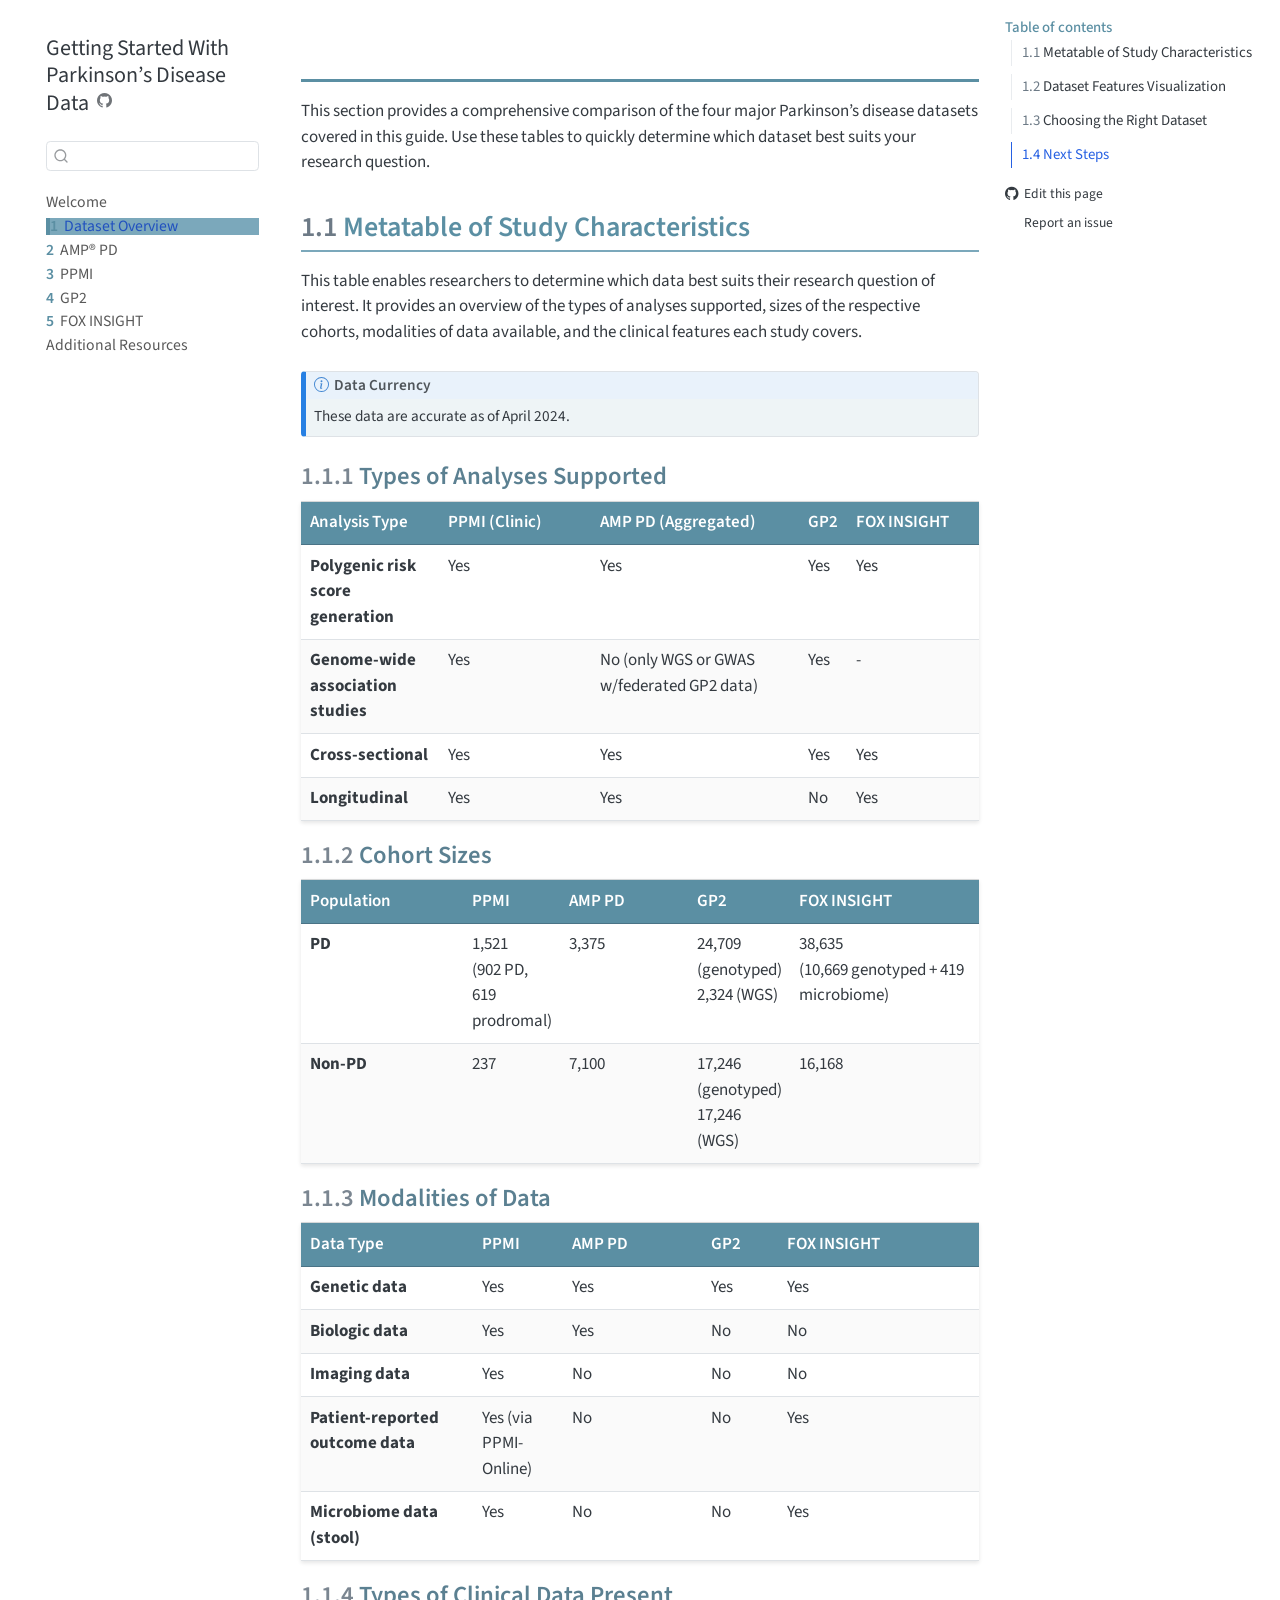
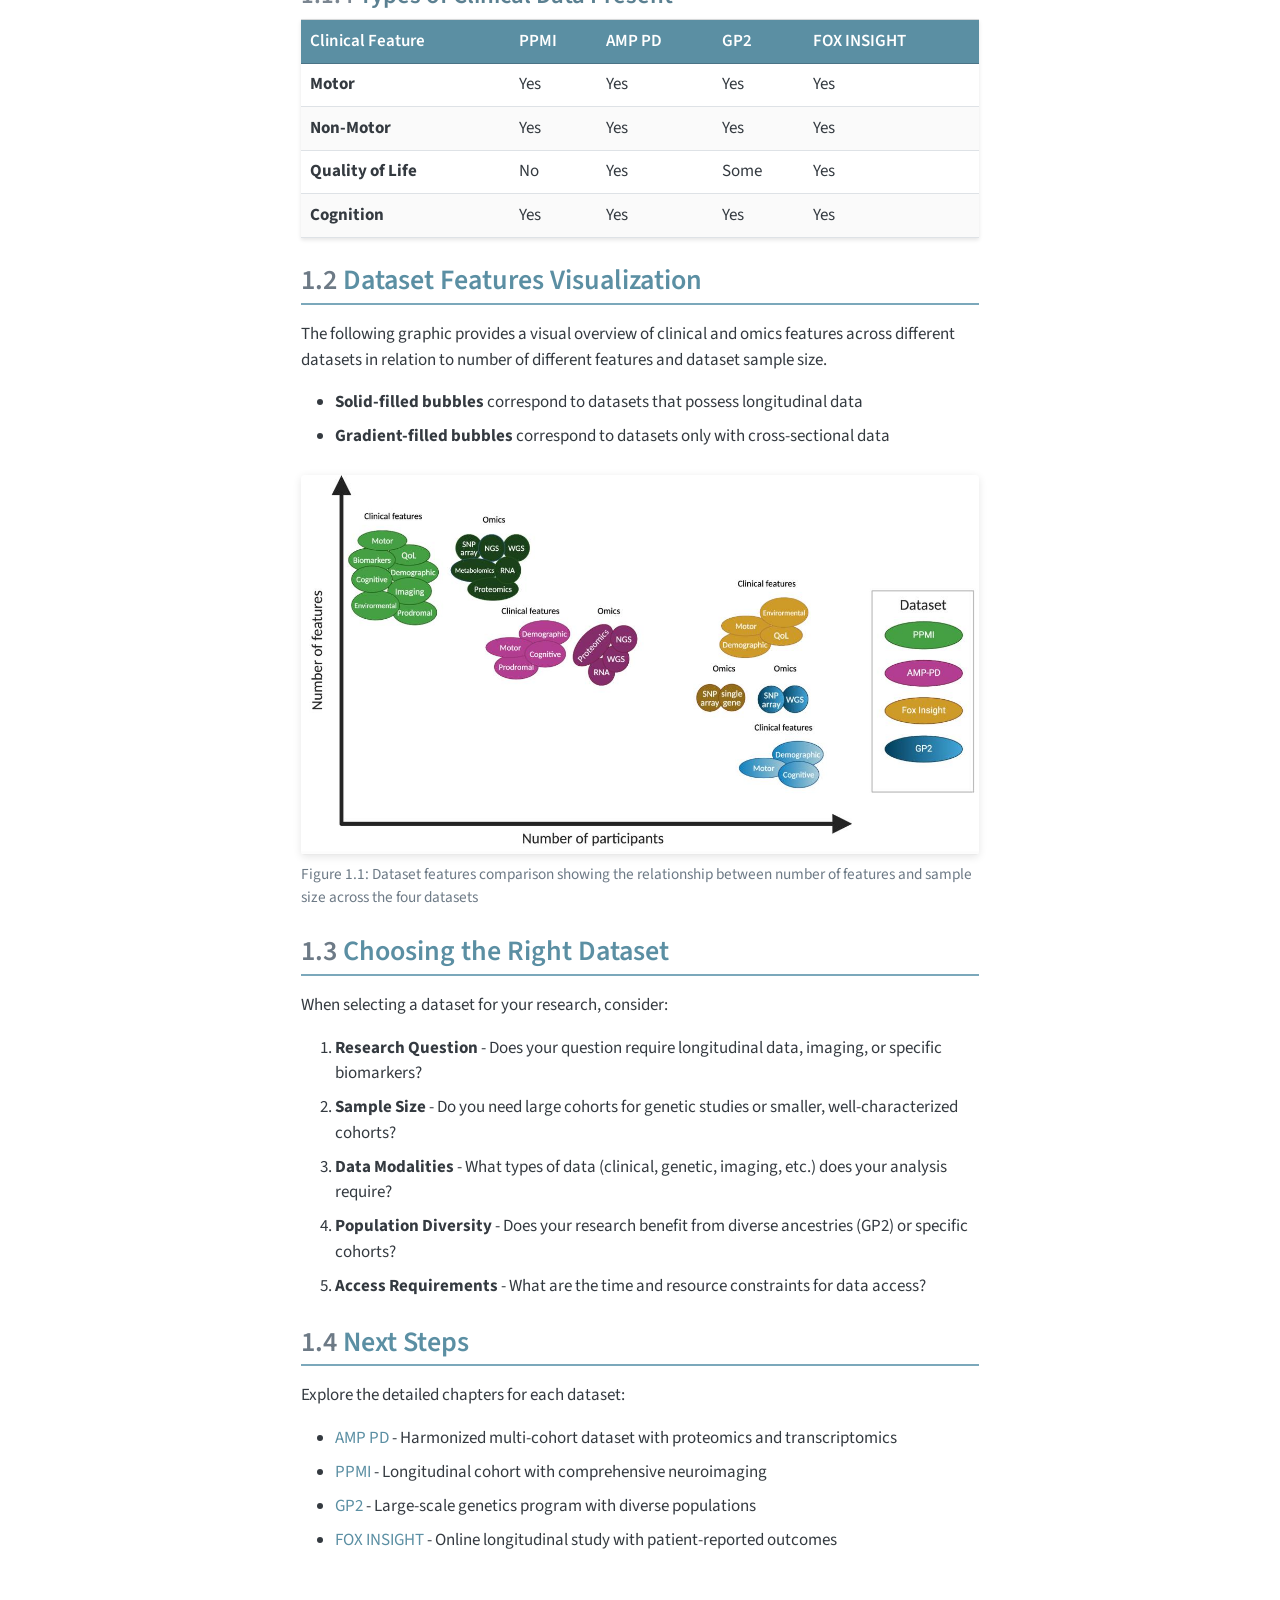
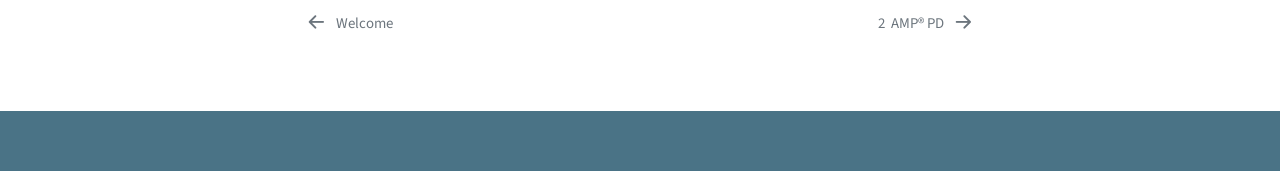
<file: overview.html>
<!DOCTYPE html>
<html xmlns="http://www.w3.org/1999/xhtml" lang="en" xml:lang="en"><head>

<meta charset="utf-8">
<meta name="generator" content="quarto-1.8.27">

<meta name="viewport" content="width=device-width, initial-scale=1.0, user-scalable=yes">


<title>1&nbsp; Dataset Overview – Getting Started With Parkinson's Disease Data</title>
<style>
code{white-space: pre-wrap;}
span.smallcaps{font-variant: small-caps;}
div.columns{display: flex; gap: min(4vw, 1.5em);}
div.column{flex: auto; overflow-x: auto;}
div.hanging-indent{margin-left: 1.5em; text-indent: -1.5em;}
ul.task-list{list-style: none;}
ul.task-list li input[type="checkbox"] {
  width: 0.8em;
  margin: 0 0.8em 0.2em -1em; /* quarto-specific, see https://github.com/quarto-dev/quarto-cli/issues/4556 */ 
  vertical-align: middle;
}
</style>


<script src="site_libs/quarto-nav/quarto-nav.js"></script>
<script src="site_libs/quarto-nav/headroom.min.js"></script>
<script src="site_libs/clipboard/clipboard.min.js"></script>
<script src="site_libs/quarto-search/autocomplete.umd.js"></script>
<script src="site_libs/quarto-search/fuse.min.js"></script>
<script src="site_libs/quarto-search/quarto-search.js"></script>
<meta name="quarto:offset" content="./">
<link href="./amp-pd.html" rel="next">
<link href="./index.html" rel="prev">
<script src="site_libs/quarto-html/quarto.js" type="module"></script>
<script src="site_libs/quarto-html/tabsets/tabsets.js" type="module"></script>
<script src="site_libs/quarto-html/axe/axe-check.js" type="module"></script>
<script src="site_libs/quarto-html/popper.min.js"></script>
<script src="site_libs/quarto-html/tippy.umd.min.js"></script>
<script src="site_libs/quarto-html/anchor.min.js"></script>
<link href="site_libs/quarto-html/tippy.css" rel="stylesheet">
<link href="site_libs/quarto-html/quarto-syntax-highlighting-ed96de9b727972fe78a7b5d16c58bf87.css" rel="stylesheet" id="quarto-text-highlighting-styles">
<script src="site_libs/bootstrap/bootstrap.min.js"></script>
<link href="site_libs/bootstrap/bootstrap-icons.css" rel="stylesheet">
<link href="site_libs/bootstrap/bootstrap-00ccf60c28c3bdf2d57f5131fbf16f11.min.css" rel="stylesheet" append-hash="true" id="quarto-bootstrap" data-mode="light">
<script id="quarto-search-options" type="application/json">{
  "location": "sidebar",
  "copy-button": false,
  "collapse-after": 3,
  "panel-placement": "start",
  "type": "textbox",
  "limit": 50,
  "keyboard-shortcut": [
    "f",
    "/",
    "s"
  ],
  "show-item-context": false,
  "language": {
    "search-no-results-text": "No results",
    "search-matching-documents-text": "matching documents",
    "search-copy-link-title": "Copy link to search",
    "search-hide-matches-text": "Hide additional matches",
    "search-more-match-text": "more match in this document",
    "search-more-matches-text": "more matches in this document",
    "search-clear-button-title": "Clear",
    "search-text-placeholder": "",
    "search-detached-cancel-button-title": "Cancel",
    "search-submit-button-title": "Submit",
    "search-label": "Search"
  }
}</script>


<link rel="stylesheet" href="styles.css">
</head>

<body class="nav-sidebar floating quarto-light">

<div id="quarto-search-results"></div>
  <header id="quarto-header" class="headroom fixed-top">
  <nav class="quarto-secondary-nav">
    <div class="container-fluid d-flex">
      <button type="button" class="quarto-btn-toggle btn" data-bs-toggle="collapse" role="button" data-bs-target=".quarto-sidebar-collapse-item" aria-controls="quarto-sidebar" aria-expanded="false" aria-label="Toggle sidebar navigation" onclick="if (window.quartoToggleHeadroom) { window.quartoToggleHeadroom(); }">
        <i class="bi bi-layout-text-sidebar-reverse"></i>
      </button>
        <nav class="quarto-page-breadcrumbs" aria-label="breadcrumb"><ol class="breadcrumb"><li class="breadcrumb-item"><a href="./overview.html"><span class="chapter-number">1</span>&nbsp; <span class="chapter-title">Dataset Overview</span></a></li></ol></nav>
        <a class="flex-grow-1" role="navigation" data-bs-toggle="collapse" data-bs-target=".quarto-sidebar-collapse-item" aria-controls="quarto-sidebar" aria-expanded="false" aria-label="Toggle sidebar navigation" onclick="if (window.quartoToggleHeadroom) { window.quartoToggleHeadroom(); }">      
        </a>
      <button type="button" class="btn quarto-search-button" aria-label="Search" onclick="window.quartoOpenSearch();">
        <i class="bi bi-search"></i>
      </button>
    </div>
  </nav>
</header>
<!-- content -->
<div id="quarto-content" class="quarto-container page-columns page-rows-contents page-layout-article">
<!-- sidebar -->
  <nav id="quarto-sidebar" class="sidebar collapse collapse-horizontal quarto-sidebar-collapse-item sidebar-navigation floating overflow-auto">
    <div class="pt-lg-2 mt-2 text-left sidebar-header">
    <div class="sidebar-title mb-0 py-0">
      <a href="./">Getting Started With Parkinson’s Disease Data</a> 
        <div class="sidebar-tools-main">
    <a href="https://github.com/MJFF-ResearchCommunity/getting-started-PD-data" title="Source Code" class="quarto-navigation-tool px-1" aria-label="Source Code"><i class="bi bi-github"></i></a>
</div>
    </div>
      </div>
        <div class="mt-2 flex-shrink-0 align-items-center">
        <div class="sidebar-search">
        <div id="quarto-search" class="" title="Search"></div>
        </div>
        </div>
    <div class="sidebar-menu-container"> 
    <ul class="list-unstyled mt-1">
        <li class="sidebar-item">
  <div class="sidebar-item-container"> 
  <a href="./index.html" class="sidebar-item-text sidebar-link">
 <span class="menu-text">Welcome</span></a>
  </div>
</li>
        <li class="sidebar-item">
  <div class="sidebar-item-container"> 
  <a href="./overview.html" class="sidebar-item-text sidebar-link active">
 <span class="menu-text"><span class="chapter-number">1</span>&nbsp; <span class="chapter-title">Dataset Overview</span></span></a>
  </div>
</li>
        <li class="sidebar-item">
  <div class="sidebar-item-container"> 
  <a href="./amp-pd.html" class="sidebar-item-text sidebar-link">
 <span class="menu-text"><span class="chapter-number">2</span>&nbsp; <span class="chapter-title">AMP® PD</span></span></a>
  </div>
</li>
        <li class="sidebar-item">
  <div class="sidebar-item-container"> 
  <a href="./ppmi.html" class="sidebar-item-text sidebar-link">
 <span class="menu-text"><span class="chapter-number">3</span>&nbsp; <span class="chapter-title">PPMI</span></span></a>
  </div>
</li>
        <li class="sidebar-item">
  <div class="sidebar-item-container"> 
  <a href="./gp2.html" class="sidebar-item-text sidebar-link">
 <span class="menu-text"><span class="chapter-number">4</span>&nbsp; <span class="chapter-title">GP2</span></span></a>
  </div>
</li>
        <li class="sidebar-item">
  <div class="sidebar-item-container"> 
  <a href="./fox-insight.html" class="sidebar-item-text sidebar-link">
 <span class="menu-text"><span class="chapter-number">5</span>&nbsp; <span class="chapter-title">FOX INSIGHT</span></span></a>
  </div>
</li>
        <li class="sidebar-item">
  <div class="sidebar-item-container"> 
  <a href="./references.html" class="sidebar-item-text sidebar-link">
 <span class="menu-text">Additional Resources</span></a>
  </div>
</li>
    </ul>
    </div>
</nav>
<div id="quarto-sidebar-glass" class="quarto-sidebar-collapse-item" data-bs-toggle="collapse" data-bs-target=".quarto-sidebar-collapse-item"></div>
<!-- margin-sidebar -->
    <div id="quarto-margin-sidebar" class="sidebar margin-sidebar">
        <nav id="TOC" role="doc-toc" class="toc-active">
    <h2 id="toc-title">Table of contents</h2>
   
  <ul>
  <li><a href="#metatable-of-study-characteristics" id="toc-metatable-of-study-characteristics" class="nav-link active" data-scroll-target="#metatable-of-study-characteristics"><span class="header-section-number">1.1</span> Metatable of Study Characteristics</a>
  <ul class="collapse">
  <li><a href="#types-of-analyses-supported" id="toc-types-of-analyses-supported" class="nav-link" data-scroll-target="#types-of-analyses-supported"><span class="header-section-number">1.1.1</span> Types of Analyses Supported</a></li>
  <li><a href="#cohort-sizes" id="toc-cohort-sizes" class="nav-link" data-scroll-target="#cohort-sizes"><span class="header-section-number">1.1.2</span> Cohort Sizes</a></li>
  <li><a href="#modalities-of-data" id="toc-modalities-of-data" class="nav-link" data-scroll-target="#modalities-of-data"><span class="header-section-number">1.1.3</span> Modalities of Data</a></li>
  <li><a href="#types-of-clinical-data-present" id="toc-types-of-clinical-data-present" class="nav-link" data-scroll-target="#types-of-clinical-data-present"><span class="header-section-number">1.1.4</span> Types of Clinical Data Present</a></li>
  </ul></li>
  <li><a href="#dataset-features-visualization" id="toc-dataset-features-visualization" class="nav-link" data-scroll-target="#dataset-features-visualization"><span class="header-section-number">1.2</span> Dataset Features Visualization</a></li>
  <li><a href="#choosing-the-right-dataset" id="toc-choosing-the-right-dataset" class="nav-link" data-scroll-target="#choosing-the-right-dataset"><span class="header-section-number">1.3</span> Choosing the Right Dataset</a></li>
  <li><a href="#next-steps" id="toc-next-steps" class="nav-link" data-scroll-target="#next-steps"><span class="header-section-number">1.4</span> Next Steps</a></li>
  </ul>
<div class="toc-actions"><ul><li><a href="https://github.com/MJFF-ResearchCommunity/getting-started-PD-data/edit/main/overview.qmd" class="toc-action"><i class="bi bi-github"></i>Edit this page</a></li><li><a href="https://github.com/MJFF-ResearchCommunity/getting-started-PD-data/issues/new" class="toc-action"><i class="bi empty"></i>Report an issue</a></li></ul></div></nav>
    </div>
<!-- main -->
<main class="content" id="quarto-document-content">

<header id="title-block-header" class="quarto-title-block default">
<div class="quarto-title">
<h1 class="title"><span id="sec-overview" class="quarto-section-identifier"><span class="chapter-number">1</span>&nbsp; <span class="chapter-title">Dataset Overview</span></span></h1>
</div>



<div class="quarto-title-meta">

    
  
    
  </div>
  


</header>


<p>This section provides a comprehensive comparison of the four major Parkinson’s disease datasets covered in this guide. Use these tables to quickly determine which dataset best suits your research question.</p>
<section id="metatable-of-study-characteristics" class="level2" data-number="1.1">
<h2 data-number="1.1" class="anchored" data-anchor-id="metatable-of-study-characteristics"><span class="header-section-number">1.1</span> Metatable of Study Characteristics</h2>
<p>This table enables researchers to determine which data best suits their research question of interest. It provides an overview of the types of analyses supported, sizes of the respective cohorts, modalities of data available, and the clinical features each study covers.</p>
<div class="callout callout-style-default callout-note callout-titled">
<div class="callout-header d-flex align-content-center">
<div class="callout-icon-container">
<i class="callout-icon"></i>
</div>
<div class="callout-title-container flex-fill">
<span class="screen-reader-only">Note</span>Data Currency
</div>
</div>
<div class="callout-body-container callout-body">
<p>These data are accurate as of April 2024.</p>
</div>
</div>
<section id="types-of-analyses-supported" class="level3" data-number="1.1.1">
<h3 data-number="1.1.1" class="anchored" data-anchor-id="types-of-analyses-supported"><span class="header-section-number">1.1.1</span> Types of Analyses Supported</h3>
<table class="caption-top table">
<colgroup>
<col style="width: 20%">
<col style="width: 22%">
<col style="width: 30%">
<col style="width: 7%">
<col style="width: 19%">
</colgroup>
<thead>
<tr class="header">
<th>Analysis Type</th>
<th>PPMI (Clinic)</th>
<th>AMP PD (Aggregated)</th>
<th>GP2</th>
<th>FOX INSIGHT</th>
</tr>
</thead>
<tbody>
<tr class="odd">
<td><strong>Polygenic risk score generation</strong></td>
<td>Yes</td>
<td>Yes</td>
<td>Yes</td>
<td>Yes</td>
</tr>
<tr class="even">
<td><strong>Genome-wide association studies</strong></td>
<td>Yes</td>
<td>No (only WGS or GWAS w/federated GP2 data)</td>
<td>Yes</td>
<td>-</td>
</tr>
<tr class="odd">
<td><strong>Cross-sectional</strong></td>
<td>Yes</td>
<td>Yes</td>
<td>Yes</td>
<td>Yes</td>
</tr>
<tr class="even">
<td><strong>Longitudinal</strong></td>
<td>Yes</td>
<td>Yes</td>
<td>No</td>
<td>Yes</td>
</tr>
</tbody>
</table>
</section>
<section id="cohort-sizes" class="level3" data-number="1.1.2">
<h3 data-number="1.1.2" class="anchored" data-anchor-id="cohort-sizes"><span class="header-section-number">1.1.2</span> Cohort Sizes</h3>
<table class="caption-top table">
<colgroup>
<col style="width: 25%">
<col style="width: 13%">
<col style="width: 20%">
<col style="width: 11%">
<col style="width: 29%">
</colgroup>
<thead>
<tr class="header">
<th>Population</th>
<th>PPMI</th>
<th>AMP PD</th>
<th>GP2</th>
<th>FOX INSIGHT</th>
</tr>
</thead>
<tbody>
<tr class="odd">
<td><strong>PD</strong></td>
<td>1,521<br>(902 PD, 619 prodromal)</td>
<td>3,375</td>
<td>24,709 (genotyped)<br>2,324 (WGS)</td>
<td>38,635<br>(10,669 genotyped + 419 microbiome)</td>
</tr>
<tr class="even">
<td><strong>Non-PD</strong></td>
<td>237</td>
<td>7,100</td>
<td>17,246 (genotyped)<br>17,246 (WGS)</td>
<td>16,168</td>
</tr>
</tbody>
</table>
</section>
<section id="modalities-of-data" class="level3" data-number="1.1.3">
<h3 data-number="1.1.3" class="anchored" data-anchor-id="modalities-of-data"><span class="header-section-number">1.1.3</span> Modalities of Data</h3>
<table class="caption-top table">
<colgroup>
<col style="width: 25%">
<col style="width: 13%">
<col style="width: 20%">
<col style="width: 11%">
<col style="width: 29%">
</colgroup>
<thead>
<tr class="header">
<th>Data Type</th>
<th>PPMI</th>
<th>AMP PD</th>
<th>GP2</th>
<th>FOX INSIGHT</th>
</tr>
</thead>
<tbody>
<tr class="odd">
<td><strong>Genetic data</strong></td>
<td>Yes</td>
<td>Yes</td>
<td>Yes</td>
<td>Yes</td>
</tr>
<tr class="even">
<td><strong>Biologic data</strong></td>
<td>Yes</td>
<td>Yes</td>
<td>No</td>
<td>No</td>
</tr>
<tr class="odd">
<td><strong>Imaging data</strong></td>
<td>Yes</td>
<td>No</td>
<td>No</td>
<td>No</td>
</tr>
<tr class="even">
<td><strong>Patient-reported outcome data</strong></td>
<td>Yes (via PPMI-Online)</td>
<td>No</td>
<td>No</td>
<td>Yes</td>
</tr>
<tr class="odd">
<td><strong>Microbiome data (stool)</strong></td>
<td>Yes</td>
<td>No</td>
<td>No</td>
<td>Yes</td>
</tr>
</tbody>
</table>
</section>
<section id="types-of-clinical-data-present" class="level3" data-number="1.1.4">
<h3 data-number="1.1.4" class="anchored" data-anchor-id="types-of-clinical-data-present"><span class="header-section-number">1.1.4</span> Types of Clinical Data Present</h3>
<table class="caption-top table">
<thead>
<tr class="header">
<th>Clinical Feature</th>
<th>PPMI</th>
<th>AMP PD</th>
<th>GP2</th>
<th>FOX INSIGHT</th>
</tr>
</thead>
<tbody>
<tr class="odd">
<td><strong>Motor</strong></td>
<td>Yes</td>
<td>Yes</td>
<td>Yes</td>
<td>Yes</td>
</tr>
<tr class="even">
<td><strong>Non-Motor</strong></td>
<td>Yes</td>
<td>Yes</td>
<td>Yes</td>
<td>Yes</td>
</tr>
<tr class="odd">
<td><strong>Quality of Life</strong></td>
<td>No</td>
<td>Yes</td>
<td>Some</td>
<td>Yes</td>
</tr>
<tr class="even">
<td><strong>Cognition</strong></td>
<td>Yes</td>
<td>Yes</td>
<td>Yes</td>
<td>Yes</td>
</tr>
</tbody>
</table>
</section>
</section>
<section id="dataset-features-visualization" class="level2" data-number="1.2">
<h2 data-number="1.2" class="anchored" data-anchor-id="dataset-features-visualization"><span class="header-section-number">1.2</span> Dataset Features Visualization</h2>
<p>The following graphic provides a visual overview of clinical and omics features across different datasets in relation to number of different features and dataset sample size.</p>
<ul>
<li><strong>Solid-filled bubbles</strong> correspond to datasets that possess longitudinal data</li>
<li><strong>Gradient-filled bubbles</strong> correspond to datasets only with cross-sectional data</li>
</ul>
<div id="fig-features" class="quarto-float quarto-figure quarto-figure-center anchored" alt="Bubble chart comparing dataset features">
<figure class="quarto-float quarto-float-fig figure">
<div aria-describedby="fig-features-caption-0ceaefa1-69ba-4598-a22c-09a6ac19f8ca">
<img src="images/extracted-008.png" class="img-fluid figure-img" alt="Bubble chart comparing dataset features">
</div>
<figcaption class="quarto-float-caption-bottom quarto-float-caption quarto-float-fig" id="fig-features-caption-0ceaefa1-69ba-4598-a22c-09a6ac19f8ca">
Figure&nbsp;1.1: Dataset features comparison showing the relationship between number of features and sample size across the four datasets
</figcaption>
</figure>
</div>
</section>
<section id="choosing-the-right-dataset" class="level2" data-number="1.3">
<h2 data-number="1.3" class="anchored" data-anchor-id="choosing-the-right-dataset"><span class="header-section-number">1.3</span> Choosing the Right Dataset</h2>
<p>When selecting a dataset for your research, consider:</p>
<ol type="1">
<li><strong>Research Question</strong> - Does your question require longitudinal data, imaging, or specific biomarkers?</li>
<li><strong>Sample Size</strong> - Do you need large cohorts for genetic studies or smaller, well-characterized cohorts?</li>
<li><strong>Data Modalities</strong> - What types of data (clinical, genetic, imaging, etc.) does your analysis require?</li>
<li><strong>Population Diversity</strong> - Does your research benefit from diverse ancestries (GP2) or specific cohorts?</li>
<li><strong>Access Requirements</strong> - What are the time and resource constraints for data access?</li>
</ol>
</section>
<section id="next-steps" class="level2" data-number="1.4">
<h2 data-number="1.4" class="anchored" data-anchor-id="next-steps"><span class="header-section-number">1.4</span> Next Steps</h2>
<p>Explore the detailed chapters for each dataset:</p>
<ul>
<li><a href="./amp-pd.html">AMP PD</a> - Harmonized multi-cohort dataset with proteomics and transcriptomics</li>
<li><a href="./ppmi.html">PPMI</a> - Longitudinal cohort with comprehensive neuroimaging</li>
<li><a href="./gp2.html">GP2</a> - Large-scale genetics program with diverse populations</li>
<li><a href="./fox-insight.html">FOX INSIGHT</a> - Online longitudinal study with patient-reported outcomes</li>
</ul>


</section>

</main> <!-- /main -->
<script id="quarto-html-after-body" type="application/javascript">
  window.document.addEventListener("DOMContentLoaded", function (event) {
    const icon = "";
    const anchorJS = new window.AnchorJS();
    anchorJS.options = {
      placement: 'right',
      icon: icon
    };
    anchorJS.add('.anchored');
    const isCodeAnnotation = (el) => {
      for (const clz of el.classList) {
        if (clz.startsWith('code-annotation-')) {                     
          return true;
        }
      }
      return false;
    }
    const onCopySuccess = function(e) {
      // button target
      const button = e.trigger;
      // don't keep focus
      button.blur();
      // flash "checked"
      button.classList.add('code-copy-button-checked');
      var currentTitle = button.getAttribute("title");
      button.setAttribute("title", "Copied!");
      let tooltip;
      if (window.bootstrap) {
        button.setAttribute("data-bs-toggle", "tooltip");
        button.setAttribute("data-bs-placement", "left");
        button.setAttribute("data-bs-title", "Copied!");
        tooltip = new bootstrap.Tooltip(button, 
          { trigger: "manual", 
            customClass: "code-copy-button-tooltip",
            offset: [0, -8]});
        tooltip.show();    
      }
      setTimeout(function() {
        if (tooltip) {
          tooltip.hide();
          button.removeAttribute("data-bs-title");
          button.removeAttribute("data-bs-toggle");
          button.removeAttribute("data-bs-placement");
        }
        button.setAttribute("title", currentTitle);
        button.classList.remove('code-copy-button-checked');
      }, 1000);
      // clear code selection
      e.clearSelection();
    }
    const getTextToCopy = function(trigger) {
      const outerScaffold = trigger.parentElement.cloneNode(true);
      const codeEl = outerScaffold.querySelector('code');
      for (const childEl of codeEl.children) {
        if (isCodeAnnotation(childEl)) {
          childEl.remove();
        }
      }
      return codeEl.innerText;
    }
    const clipboard = new window.ClipboardJS('.code-copy-button:not([data-in-quarto-modal])', {
      text: getTextToCopy
    });
    clipboard.on('success', onCopySuccess);
    if (window.document.getElementById('quarto-embedded-source-code-modal')) {
      const clipboardModal = new window.ClipboardJS('.code-copy-button[data-in-quarto-modal]', {
        text: getTextToCopy,
        container: window.document.getElementById('quarto-embedded-source-code-modal')
      });
      clipboardModal.on('success', onCopySuccess);
    }
      var localhostRegex = new RegExp(/^(?:http|https):\/\/localhost\:?[0-9]*\//);
      var mailtoRegex = new RegExp(/^mailto:/);
        var filterRegex = new RegExp('/' + window.location.host + '/');
      var isInternal = (href) => {
          return filterRegex.test(href) || localhostRegex.test(href) || mailtoRegex.test(href);
      }
      // Inspect non-navigation links and adorn them if external
     var links = window.document.querySelectorAll('a[href]:not(.nav-link):not(.navbar-brand):not(.toc-action):not(.sidebar-link):not(.sidebar-item-toggle):not(.pagination-link):not(.no-external):not([aria-hidden]):not(.dropdown-item):not(.quarto-navigation-tool):not(.about-link)');
      for (var i=0; i<links.length; i++) {
        const link = links[i];
        if (!isInternal(link.href)) {
          // undo the damage that might have been done by quarto-nav.js in the case of
          // links that we want to consider external
          if (link.dataset.originalHref !== undefined) {
            link.href = link.dataset.originalHref;
          }
            // target, if specified
            link.setAttribute("target", "_blank");
            if (link.getAttribute("rel") === null) {
              link.setAttribute("rel", "noopener");
            }
            // default icon
            link.classList.add("external");
        }
      }
    function tippyHover(el, contentFn, onTriggerFn, onUntriggerFn) {
      const config = {
        allowHTML: true,
        maxWidth: 500,
        delay: 100,
        arrow: false,
        appendTo: function(el) {
            return el.parentElement;
        },
        interactive: true,
        interactiveBorder: 10,
        theme: 'quarto',
        placement: 'bottom-start',
      };
      if (contentFn) {
        config.content = contentFn;
      }
      if (onTriggerFn) {
        config.onTrigger = onTriggerFn;
      }
      if (onUntriggerFn) {
        config.onUntrigger = onUntriggerFn;
      }
      window.tippy(el, config); 
    }
    const noterefs = window.document.querySelectorAll('a[role="doc-noteref"]');
    for (var i=0; i<noterefs.length; i++) {
      const ref = noterefs[i];
      tippyHover(ref, function() {
        // use id or data attribute instead here
        let href = ref.getAttribute('data-footnote-href') || ref.getAttribute('href');
        try { href = new URL(href).hash; } catch {}
        const id = href.replace(/^#\/?/, "");
        const note = window.document.getElementById(id);
        if (note) {
          return note.innerHTML;
        } else {
          return "";
        }
      });
    }
    const xrefs = window.document.querySelectorAll('a.quarto-xref');
    const processXRef = (id, note) => {
      // Strip column container classes
      const stripColumnClz = (el) => {
        el.classList.remove("page-full", "page-columns");
        if (el.children) {
          for (const child of el.children) {
            stripColumnClz(child);
          }
        }
      }
      stripColumnClz(note)
      if (id === null || id.startsWith('sec-')) {
        // Special case sections, only their first couple elements
        const container = document.createElement("div");
        if (note.children && note.children.length > 2) {
          container.appendChild(note.children[0].cloneNode(true));
          for (let i = 1; i < note.children.length; i++) {
            const child = note.children[i];
            if (child.tagName === "P" && child.innerText === "") {
              continue;
            } else {
              container.appendChild(child.cloneNode(true));
              break;
            }
          }
          if (window.Quarto?.typesetMath) {
            window.Quarto.typesetMath(container);
          }
          return container.innerHTML
        } else {
          if (window.Quarto?.typesetMath) {
            window.Quarto.typesetMath(note);
          }
          return note.innerHTML;
        }
      } else {
        // Remove any anchor links if they are present
        const anchorLink = note.querySelector('a.anchorjs-link');
        if (anchorLink) {
          anchorLink.remove();
        }
        if (window.Quarto?.typesetMath) {
          window.Quarto.typesetMath(note);
        }
        if (note.classList.contains("callout")) {
          return note.outerHTML;
        } else {
          return note.innerHTML;
        }
      }
    }
    for (var i=0; i<xrefs.length; i++) {
      const xref = xrefs[i];
      tippyHover(xref, undefined, function(instance) {
        instance.disable();
        let url = xref.getAttribute('href');
        let hash = undefined; 
        if (url.startsWith('#')) {
          hash = url;
        } else {
          try { hash = new URL(url).hash; } catch {}
        }
        if (hash) {
          const id = hash.replace(/^#\/?/, "");
          const note = window.document.getElementById(id);
          if (note !== null) {
            try {
              const html = processXRef(id, note.cloneNode(true));
              instance.setContent(html);
            } finally {
              instance.enable();
              instance.show();
            }
          } else {
            // See if we can fetch this
            fetch(url.split('#')[0])
            .then(res => res.text())
            .then(html => {
              const parser = new DOMParser();
              const htmlDoc = parser.parseFromString(html, "text/html");
              const note = htmlDoc.getElementById(id);
              if (note !== null) {
                const html = processXRef(id, note);
                instance.setContent(html);
              } 
            }).finally(() => {
              instance.enable();
              instance.show();
            });
          }
        } else {
          // See if we can fetch a full url (with no hash to target)
          // This is a special case and we should probably do some content thinning / targeting
          fetch(url)
          .then(res => res.text())
          .then(html => {
            const parser = new DOMParser();
            const htmlDoc = parser.parseFromString(html, "text/html");
            const note = htmlDoc.querySelector('main.content');
            if (note !== null) {
              // This should only happen for chapter cross references
              // (since there is no id in the URL)
              // remove the first header
              if (note.children.length > 0 && note.children[0].tagName === "HEADER") {
                note.children[0].remove();
              }
              const html = processXRef(null, note);
              instance.setContent(html);
            } 
          }).finally(() => {
            instance.enable();
            instance.show();
          });
        }
      }, function(instance) {
      });
    }
        let selectedAnnoteEl;
        const selectorForAnnotation = ( cell, annotation) => {
          let cellAttr = 'data-code-cell="' + cell + '"';
          let lineAttr = 'data-code-annotation="' +  annotation + '"';
          const selector = 'span[' + cellAttr + '][' + lineAttr + ']';
          return selector;
        }
        const selectCodeLines = (annoteEl) => {
          const doc = window.document;
          const targetCell = annoteEl.getAttribute("data-target-cell");
          const targetAnnotation = annoteEl.getAttribute("data-target-annotation");
          const annoteSpan = window.document.querySelector(selectorForAnnotation(targetCell, targetAnnotation));
          const lines = annoteSpan.getAttribute("data-code-lines").split(",");
          const lineIds = lines.map((line) => {
            return targetCell + "-" + line;
          })
          let top = null;
          let height = null;
          let parent = null;
          if (lineIds.length > 0) {
              //compute the position of the single el (top and bottom and make a div)
              const el = window.document.getElementById(lineIds[0]);
              top = el.offsetTop;
              height = el.offsetHeight;
              parent = el.parentElement.parentElement;
            if (lineIds.length > 1) {
              const lastEl = window.document.getElementById(lineIds[lineIds.length - 1]);
              const bottom = lastEl.offsetTop + lastEl.offsetHeight;
              height = bottom - top;
            }
            if (top !== null && height !== null && parent !== null) {
              // cook up a div (if necessary) and position it 
              let div = window.document.getElementById("code-annotation-line-highlight");
              if (div === null) {
                div = window.document.createElement("div");
                div.setAttribute("id", "code-annotation-line-highlight");
                div.style.position = 'absolute';
                parent.appendChild(div);
              }
              div.style.top = top - 2 + "px";
              div.style.height = height + 4 + "px";
              div.style.left = 0;
              let gutterDiv = window.document.getElementById("code-annotation-line-highlight-gutter");
              if (gutterDiv === null) {
                gutterDiv = window.document.createElement("div");
                gutterDiv.setAttribute("id", "code-annotation-line-highlight-gutter");
                gutterDiv.style.position = 'absolute';
                const codeCell = window.document.getElementById(targetCell);
                const gutter = codeCell.querySelector('.code-annotation-gutter');
                gutter.appendChild(gutterDiv);
              }
              gutterDiv.style.top = top - 2 + "px";
              gutterDiv.style.height = height + 4 + "px";
            }
            selectedAnnoteEl = annoteEl;
          }
        };
        const unselectCodeLines = () => {
          const elementsIds = ["code-annotation-line-highlight", "code-annotation-line-highlight-gutter"];
          elementsIds.forEach((elId) => {
            const div = window.document.getElementById(elId);
            if (div) {
              div.remove();
            }
          });
          selectedAnnoteEl = undefined;
        };
          // Handle positioning of the toggle
      window.addEventListener(
        "resize",
        throttle(() => {
          elRect = undefined;
          if (selectedAnnoteEl) {
            selectCodeLines(selectedAnnoteEl);
          }
        }, 10)
      );
      function throttle(fn, ms) {
      let throttle = false;
      let timer;
        return (...args) => {
          if(!throttle) { // first call gets through
              fn.apply(this, args);
              throttle = true;
          } else { // all the others get throttled
              if(timer) clearTimeout(timer); // cancel #2
              timer = setTimeout(() => {
                fn.apply(this, args);
                timer = throttle = false;
              }, ms);
          }
        };
      }
        // Attach click handler to the DT
        const annoteDls = window.document.querySelectorAll('dt[data-target-cell]');
        for (const annoteDlNode of annoteDls) {
          annoteDlNode.addEventListener('click', (event) => {
            const clickedEl = event.target;
            if (clickedEl !== selectedAnnoteEl) {
              unselectCodeLines();
              const activeEl = window.document.querySelector('dt[data-target-cell].code-annotation-active');
              if (activeEl) {
                activeEl.classList.remove('code-annotation-active');
              }
              selectCodeLines(clickedEl);
              clickedEl.classList.add('code-annotation-active');
            } else {
              // Unselect the line
              unselectCodeLines();
              clickedEl.classList.remove('code-annotation-active');
            }
          });
        }
    const findCites = (el) => {
      const parentEl = el.parentElement;
      if (parentEl) {
        const cites = parentEl.dataset.cites;
        if (cites) {
          return {
            el,
            cites: cites.split(' ')
          };
        } else {
          return findCites(el.parentElement)
        }
      } else {
        return undefined;
      }
    };
    var bibliorefs = window.document.querySelectorAll('a[role="doc-biblioref"]');
    for (var i=0; i<bibliorefs.length; i++) {
      const ref = bibliorefs[i];
      const citeInfo = findCites(ref);
      if (citeInfo) {
        tippyHover(citeInfo.el, function() {
          var popup = window.document.createElement('div');
          citeInfo.cites.forEach(function(cite) {
            var citeDiv = window.document.createElement('div');
            citeDiv.classList.add('hanging-indent');
            citeDiv.classList.add('csl-entry');
            var biblioDiv = window.document.getElementById('ref-' + cite);
            if (biblioDiv) {
              citeDiv.innerHTML = biblioDiv.innerHTML;
            }
            popup.appendChild(citeDiv);
          });
          return popup.innerHTML;
        });
      }
    }
  });
  </script>
<nav class="page-navigation">
  <div class="nav-page nav-page-previous">
      <a href="./index.html" class="pagination-link" aria-label="Welcome">
        <i class="bi bi-arrow-left-short"></i> <span class="nav-page-text">Welcome</span>
      </a>          
  </div>
  <div class="nav-page nav-page-next">
      <a href="./amp-pd.html" class="pagination-link" aria-label="AMP® PD">
        <span class="nav-page-text"><span class="chapter-number">2</span>&nbsp; <span class="chapter-title">AMP® PD</span></span> <i class="bi bi-arrow-right-short"></i>
      </a>
  </div>
</nav>
</div> <!-- /content -->




<footer class="footer"><div class="nav-footer"><div class="nav-footer-center"><div class="toc-actions d-sm-block d-md-none"><ul><li><a href="https://github.com/MJFF-ResearchCommunity/getting-started-PD-data/edit/main/overview.qmd" class="toc-action"><i class="bi bi-github"></i>Edit this page</a></li><li><a href="https://github.com/MJFF-ResearchCommunity/getting-started-PD-data/issues/new" class="toc-action"><i class="bi empty"></i>Report an issue</a></li></ul></div></div></div></footer></body></html>
</file>
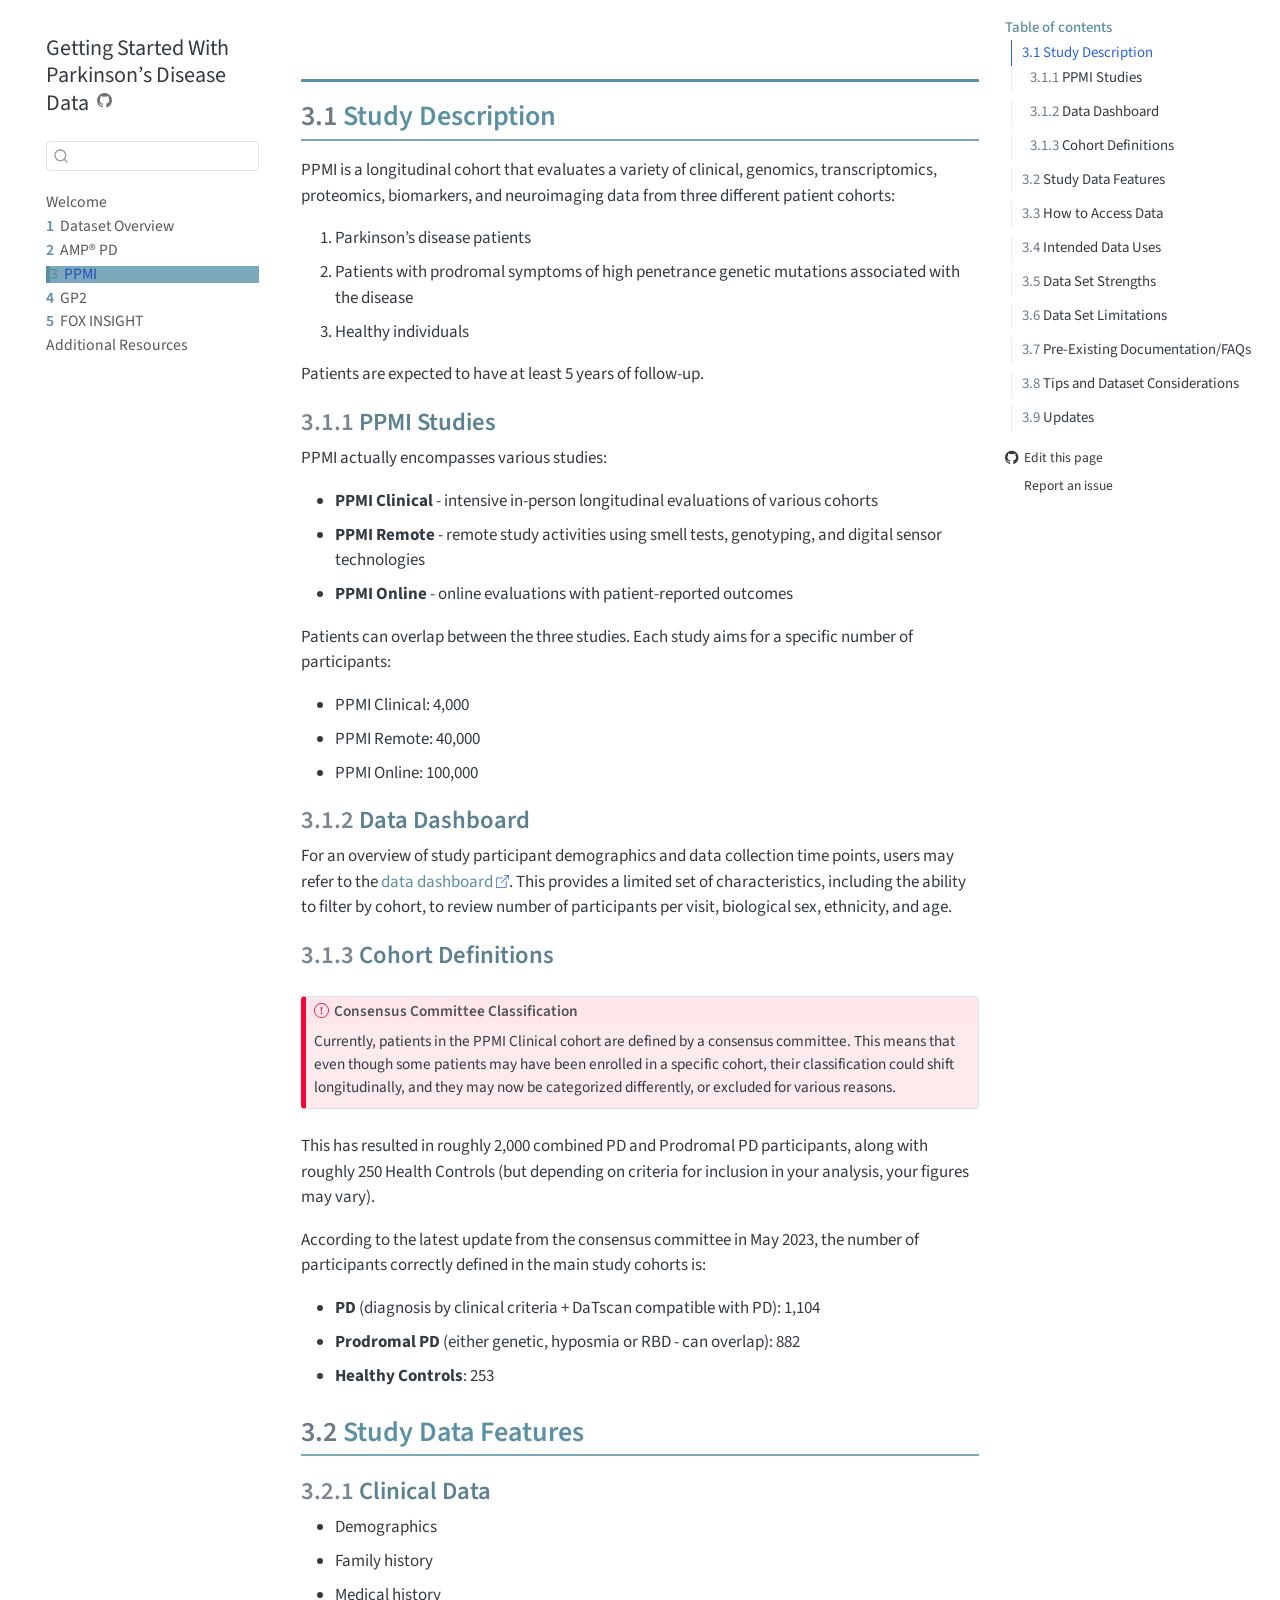
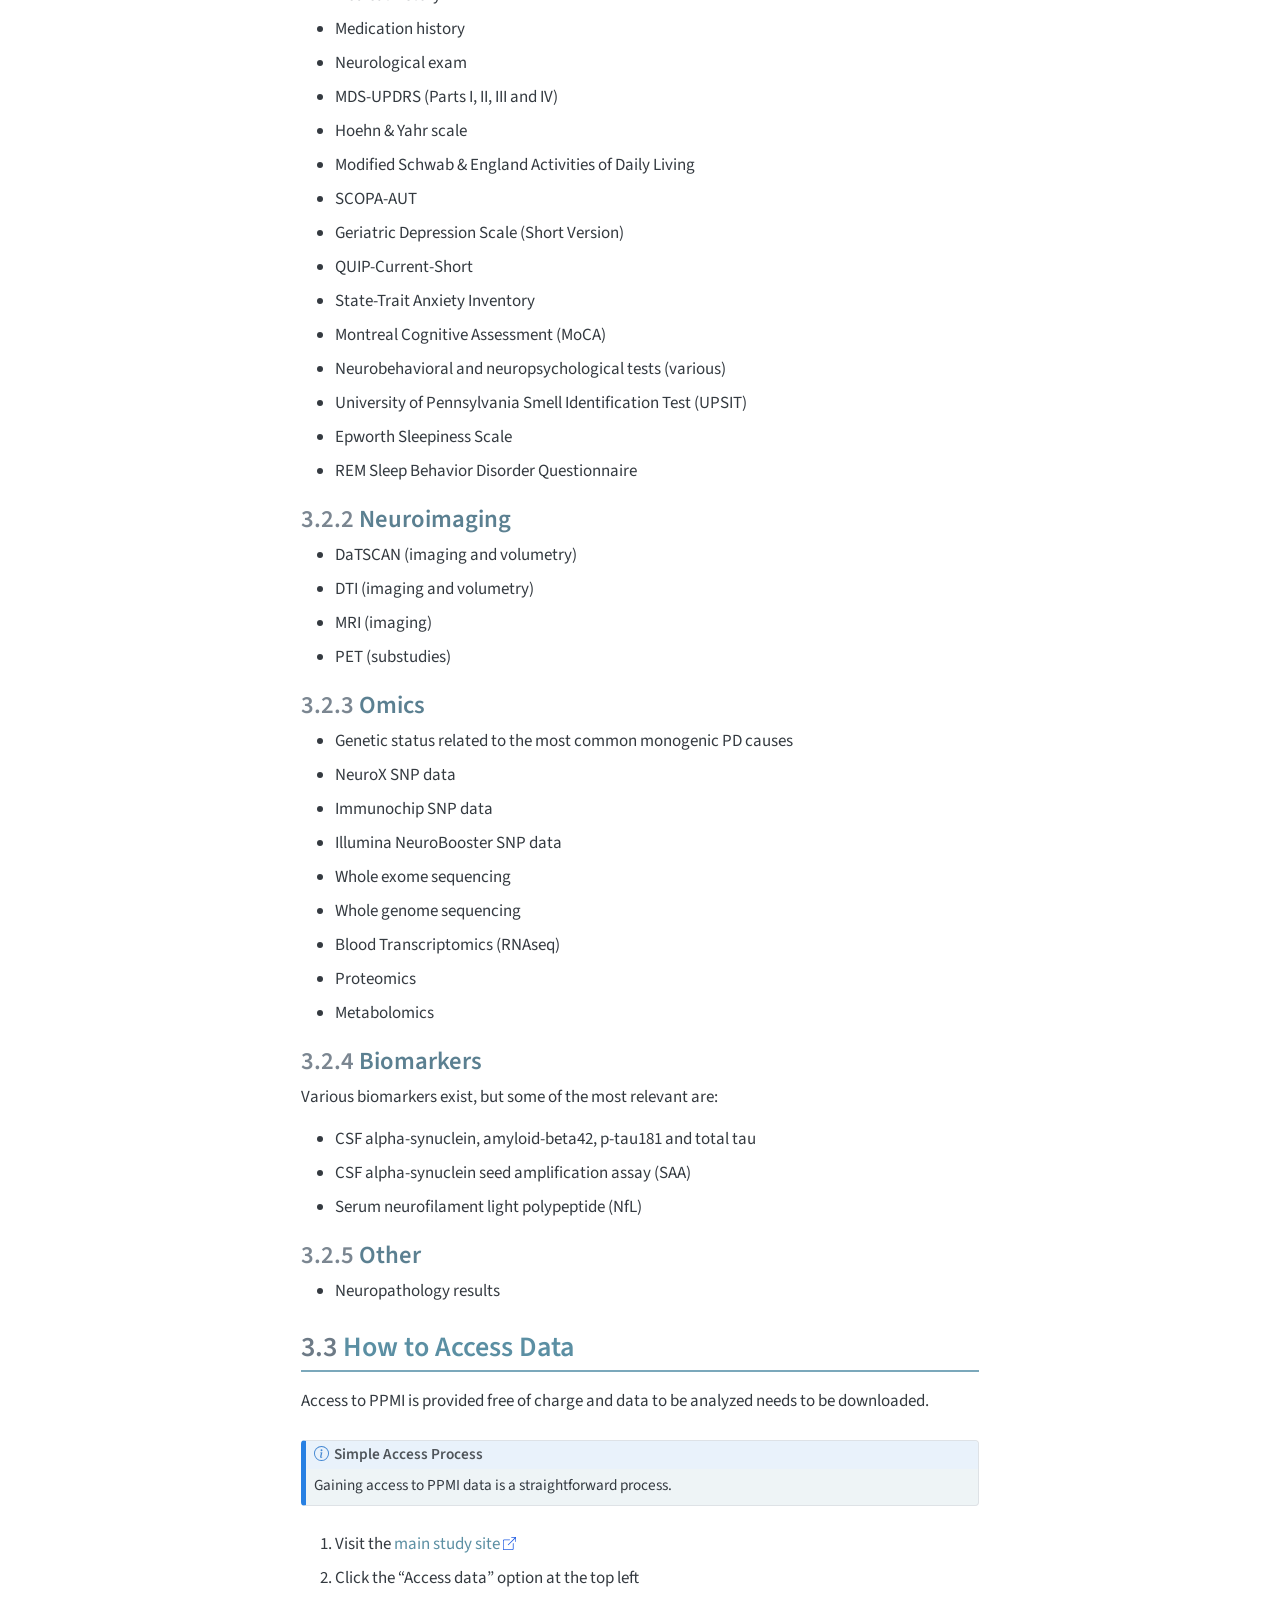
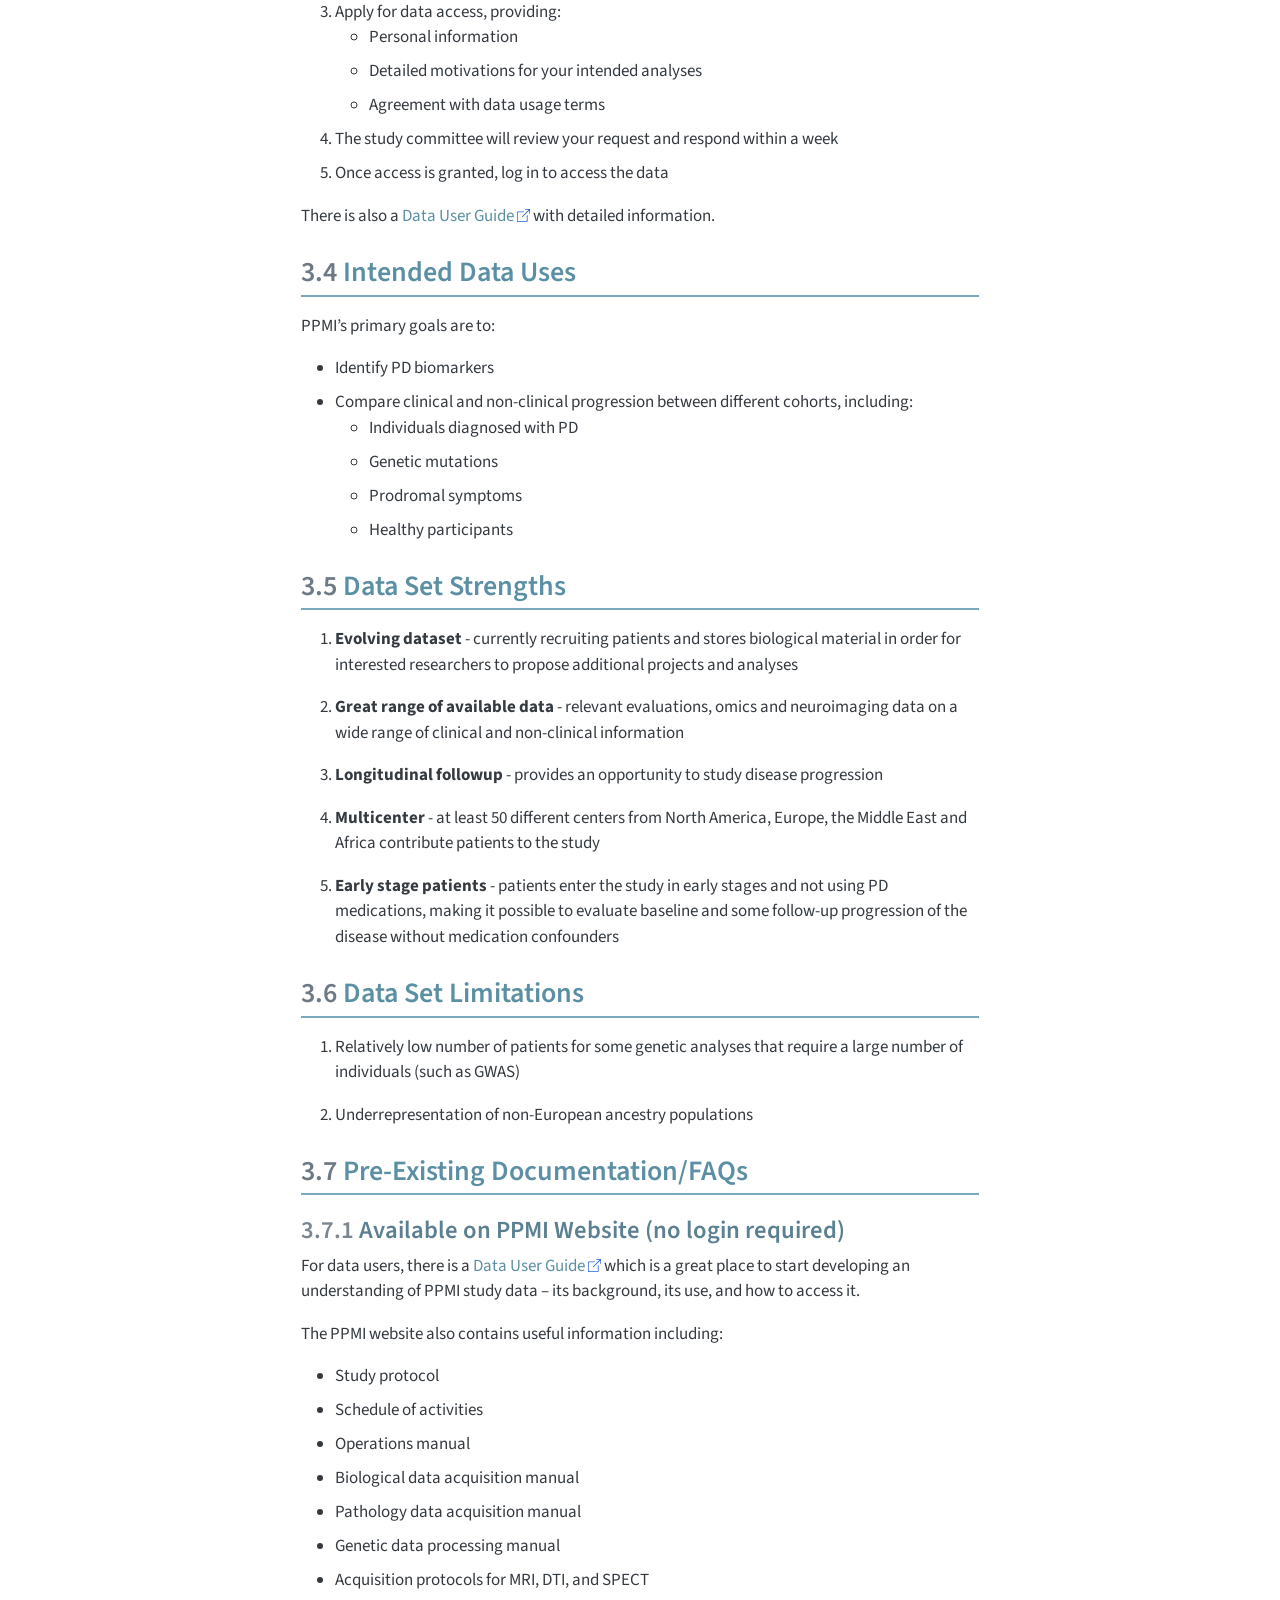
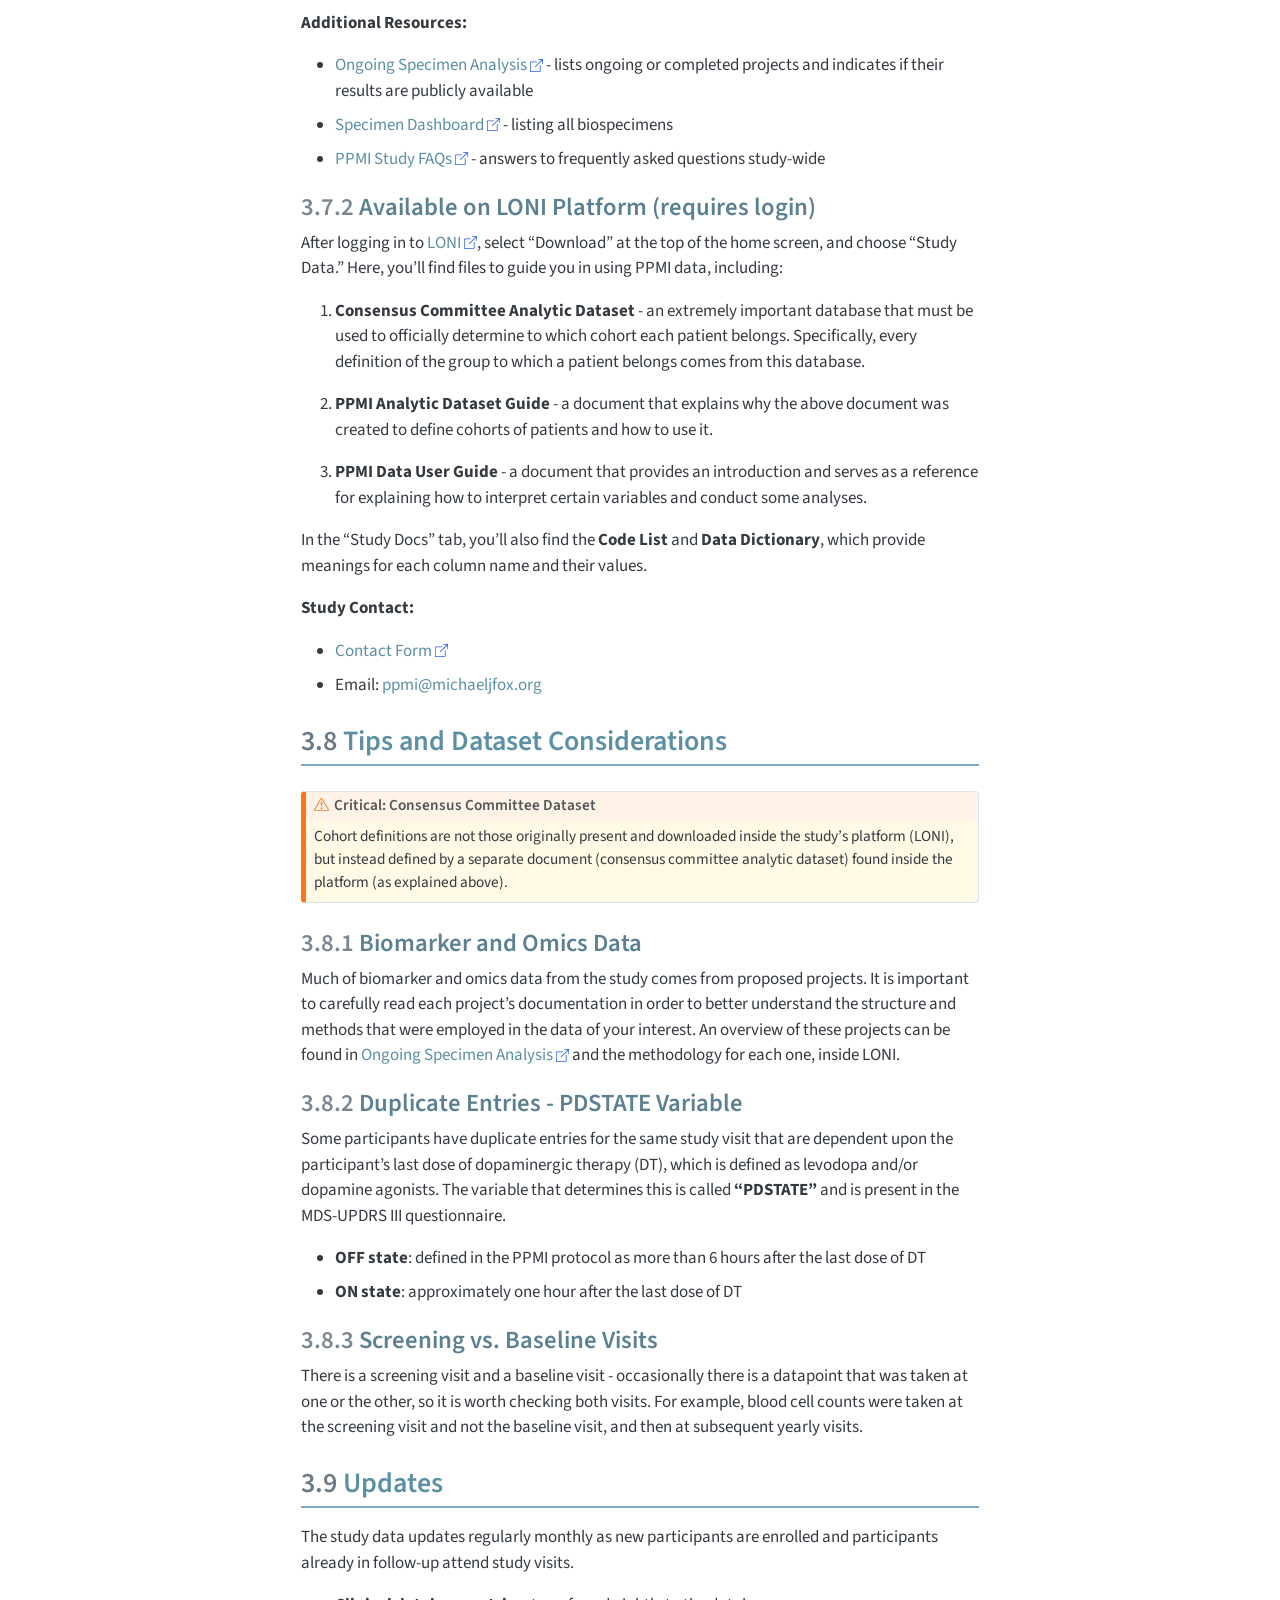
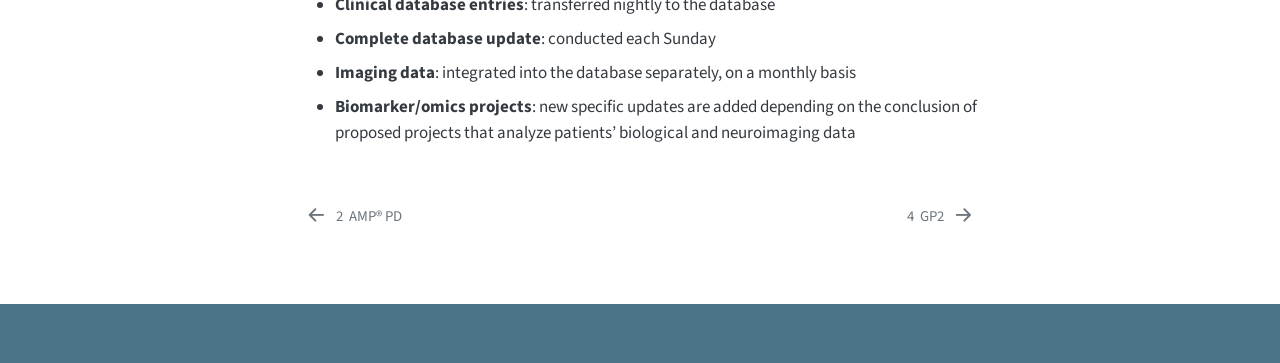
<file: ppmi.html>
<!DOCTYPE html>
<html xmlns="http://www.w3.org/1999/xhtml" lang="en" xml:lang="en"><head>

<meta charset="utf-8">
<meta name="generator" content="quarto-1.8.27">

<meta name="viewport" content="width=device-width, initial-scale=1.0, user-scalable=yes">


<title>3&nbsp; PPMI – Getting Started With Parkinson's Disease Data</title>
<style>
code{white-space: pre-wrap;}
span.smallcaps{font-variant: small-caps;}
div.columns{display: flex; gap: min(4vw, 1.5em);}
div.column{flex: auto; overflow-x: auto;}
div.hanging-indent{margin-left: 1.5em; text-indent: -1.5em;}
ul.task-list{list-style: none;}
ul.task-list li input[type="checkbox"] {
  width: 0.8em;
  margin: 0 0.8em 0.2em -1em; /* quarto-specific, see https://github.com/quarto-dev/quarto-cli/issues/4556 */ 
  vertical-align: middle;
}
</style>


<script src="site_libs/quarto-nav/quarto-nav.js"></script>
<script src="site_libs/quarto-nav/headroom.min.js"></script>
<script src="site_libs/clipboard/clipboard.min.js"></script>
<script src="site_libs/quarto-search/autocomplete.umd.js"></script>
<script src="site_libs/quarto-search/fuse.min.js"></script>
<script src="site_libs/quarto-search/quarto-search.js"></script>
<meta name="quarto:offset" content="./">
<link href="./gp2.html" rel="next">
<link href="./amp-pd.html" rel="prev">
<script src="site_libs/quarto-html/quarto.js" type="module"></script>
<script src="site_libs/quarto-html/tabsets/tabsets.js" type="module"></script>
<script src="site_libs/quarto-html/axe/axe-check.js" type="module"></script>
<script src="site_libs/quarto-html/popper.min.js"></script>
<script src="site_libs/quarto-html/tippy.umd.min.js"></script>
<script src="site_libs/quarto-html/anchor.min.js"></script>
<link href="site_libs/quarto-html/tippy.css" rel="stylesheet">
<link href="site_libs/quarto-html/quarto-syntax-highlighting-ed96de9b727972fe78a7b5d16c58bf87.css" rel="stylesheet" id="quarto-text-highlighting-styles">
<script src="site_libs/bootstrap/bootstrap.min.js"></script>
<link href="site_libs/bootstrap/bootstrap-icons.css" rel="stylesheet">
<link href="site_libs/bootstrap/bootstrap-00ccf60c28c3bdf2d57f5131fbf16f11.min.css" rel="stylesheet" append-hash="true" id="quarto-bootstrap" data-mode="light">
<script id="quarto-search-options" type="application/json">{
  "location": "sidebar",
  "copy-button": false,
  "collapse-after": 3,
  "panel-placement": "start",
  "type": "textbox",
  "limit": 50,
  "keyboard-shortcut": [
    "f",
    "/",
    "s"
  ],
  "show-item-context": false,
  "language": {
    "search-no-results-text": "No results",
    "search-matching-documents-text": "matching documents",
    "search-copy-link-title": "Copy link to search",
    "search-hide-matches-text": "Hide additional matches",
    "search-more-match-text": "more match in this document",
    "search-more-matches-text": "more matches in this document",
    "search-clear-button-title": "Clear",
    "search-text-placeholder": "",
    "search-detached-cancel-button-title": "Cancel",
    "search-submit-button-title": "Submit",
    "search-label": "Search"
  }
}</script>


<link rel="stylesheet" href="styles.css">
</head>

<body class="nav-sidebar floating quarto-light">

<div id="quarto-search-results"></div>
  <header id="quarto-header" class="headroom fixed-top">
  <nav class="quarto-secondary-nav">
    <div class="container-fluid d-flex">
      <button type="button" class="quarto-btn-toggle btn" data-bs-toggle="collapse" role="button" data-bs-target=".quarto-sidebar-collapse-item" aria-controls="quarto-sidebar" aria-expanded="false" aria-label="Toggle sidebar navigation" onclick="if (window.quartoToggleHeadroom) { window.quartoToggleHeadroom(); }">
        <i class="bi bi-layout-text-sidebar-reverse"></i>
      </button>
        <nav class="quarto-page-breadcrumbs" aria-label="breadcrumb"><ol class="breadcrumb"><li class="breadcrumb-item"><a href="./ppmi.html"><span class="chapter-number">3</span>&nbsp; <span class="chapter-title">PPMI</span></a></li></ol></nav>
        <a class="flex-grow-1" role="navigation" data-bs-toggle="collapse" data-bs-target=".quarto-sidebar-collapse-item" aria-controls="quarto-sidebar" aria-expanded="false" aria-label="Toggle sidebar navigation" onclick="if (window.quartoToggleHeadroom) { window.quartoToggleHeadroom(); }">      
        </a>
      <button type="button" class="btn quarto-search-button" aria-label="Search" onclick="window.quartoOpenSearch();">
        <i class="bi bi-search"></i>
      </button>
    </div>
  </nav>
</header>
<!-- content -->
<div id="quarto-content" class="quarto-container page-columns page-rows-contents page-layout-article">
<!-- sidebar -->
  <nav id="quarto-sidebar" class="sidebar collapse collapse-horizontal quarto-sidebar-collapse-item sidebar-navigation floating overflow-auto">
    <div class="pt-lg-2 mt-2 text-left sidebar-header">
    <div class="sidebar-title mb-0 py-0">
      <a href="./">Getting Started With Parkinson’s Disease Data</a> 
        <div class="sidebar-tools-main">
    <a href="https://github.com/MJFF-ResearchCommunity/getting-started-PD-data" title="Source Code" class="quarto-navigation-tool px-1" aria-label="Source Code"><i class="bi bi-github"></i></a>
</div>
    </div>
      </div>
        <div class="mt-2 flex-shrink-0 align-items-center">
        <div class="sidebar-search">
        <div id="quarto-search" class="" title="Search"></div>
        </div>
        </div>
    <div class="sidebar-menu-container"> 
    <ul class="list-unstyled mt-1">
        <li class="sidebar-item">
  <div class="sidebar-item-container"> 
  <a href="./index.html" class="sidebar-item-text sidebar-link">
 <span class="menu-text">Welcome</span></a>
  </div>
</li>
        <li class="sidebar-item">
  <div class="sidebar-item-container"> 
  <a href="./overview.html" class="sidebar-item-text sidebar-link">
 <span class="menu-text"><span class="chapter-number">1</span>&nbsp; <span class="chapter-title">Dataset Overview</span></span></a>
  </div>
</li>
        <li class="sidebar-item">
  <div class="sidebar-item-container"> 
  <a href="./amp-pd.html" class="sidebar-item-text sidebar-link">
 <span class="menu-text"><span class="chapter-number">2</span>&nbsp; <span class="chapter-title">AMP® PD</span></span></a>
  </div>
</li>
        <li class="sidebar-item">
  <div class="sidebar-item-container"> 
  <a href="./ppmi.html" class="sidebar-item-text sidebar-link active">
 <span class="menu-text"><span class="chapter-number">3</span>&nbsp; <span class="chapter-title">PPMI</span></span></a>
  </div>
</li>
        <li class="sidebar-item">
  <div class="sidebar-item-container"> 
  <a href="./gp2.html" class="sidebar-item-text sidebar-link">
 <span class="menu-text"><span class="chapter-number">4</span>&nbsp; <span class="chapter-title">GP2</span></span></a>
  </div>
</li>
        <li class="sidebar-item">
  <div class="sidebar-item-container"> 
  <a href="./fox-insight.html" class="sidebar-item-text sidebar-link">
 <span class="menu-text"><span class="chapter-number">5</span>&nbsp; <span class="chapter-title">FOX INSIGHT</span></span></a>
  </div>
</li>
        <li class="sidebar-item">
  <div class="sidebar-item-container"> 
  <a href="./references.html" class="sidebar-item-text sidebar-link">
 <span class="menu-text">Additional Resources</span></a>
  </div>
</li>
    </ul>
    </div>
</nav>
<div id="quarto-sidebar-glass" class="quarto-sidebar-collapse-item" data-bs-toggle="collapse" data-bs-target=".quarto-sidebar-collapse-item"></div>
<!-- margin-sidebar -->
    <div id="quarto-margin-sidebar" class="sidebar margin-sidebar">
        <nav id="TOC" role="doc-toc" class="toc-active">
    <h2 id="toc-title">Table of contents</h2>
   
  <ul>
  <li><a href="#sec-ppmi-description" id="toc-sec-ppmi-description" class="nav-link active" data-scroll-target="#sec-ppmi-description"><span class="header-section-number">3.1</span> Study Description</a>
  <ul class="collapse">
  <li><a href="#ppmi-studies" id="toc-ppmi-studies" class="nav-link" data-scroll-target="#ppmi-studies"><span class="header-section-number">3.1.1</span> PPMI Studies</a></li>
  <li><a href="#data-dashboard" id="toc-data-dashboard" class="nav-link" data-scroll-target="#data-dashboard"><span class="header-section-number">3.1.2</span> Data Dashboard</a></li>
  <li><a href="#cohort-definitions" id="toc-cohort-definitions" class="nav-link" data-scroll-target="#cohort-definitions"><span class="header-section-number">3.1.3</span> Cohort Definitions</a></li>
  </ul></li>
  <li><a href="#sec-ppmi-features" id="toc-sec-ppmi-features" class="nav-link" data-scroll-target="#sec-ppmi-features"><span class="header-section-number">3.2</span> Study Data Features</a>
  <ul class="collapse">
  <li><a href="#clinical-data" id="toc-clinical-data" class="nav-link" data-scroll-target="#clinical-data"><span class="header-section-number">3.2.1</span> Clinical Data</a></li>
  <li><a href="#neuroimaging" id="toc-neuroimaging" class="nav-link" data-scroll-target="#neuroimaging"><span class="header-section-number">3.2.2</span> Neuroimaging</a></li>
  <li><a href="#omics" id="toc-omics" class="nav-link" data-scroll-target="#omics"><span class="header-section-number">3.2.3</span> Omics</a></li>
  <li><a href="#biomarkers" id="toc-biomarkers" class="nav-link" data-scroll-target="#biomarkers"><span class="header-section-number">3.2.4</span> Biomarkers</a></li>
  <li><a href="#other" id="toc-other" class="nav-link" data-scroll-target="#other"><span class="header-section-number">3.2.5</span> Other</a></li>
  </ul></li>
  <li><a href="#sec-ppmi-access" id="toc-sec-ppmi-access" class="nav-link" data-scroll-target="#sec-ppmi-access"><span class="header-section-number">3.3</span> How to Access Data</a></li>
  <li><a href="#sec-ppmi-uses" id="toc-sec-ppmi-uses" class="nav-link" data-scroll-target="#sec-ppmi-uses"><span class="header-section-number">3.4</span> Intended Data Uses</a></li>
  <li><a href="#sec-ppmi-strengths" id="toc-sec-ppmi-strengths" class="nav-link" data-scroll-target="#sec-ppmi-strengths"><span class="header-section-number">3.5</span> Data Set Strengths</a></li>
  <li><a href="#sec-ppmi-limitations" id="toc-sec-ppmi-limitations" class="nav-link" data-scroll-target="#sec-ppmi-limitations"><span class="header-section-number">3.6</span> Data Set Limitations</a></li>
  <li><a href="#sec-ppmi-docs" id="toc-sec-ppmi-docs" class="nav-link" data-scroll-target="#sec-ppmi-docs"><span class="header-section-number">3.7</span> Pre-Existing Documentation/FAQs</a>
  <ul class="collapse">
  <li><a href="#available-on-ppmi-website-no-login-required" id="toc-available-on-ppmi-website-no-login-required" class="nav-link" data-scroll-target="#available-on-ppmi-website-no-login-required"><span class="header-section-number">3.7.1</span> Available on PPMI Website (no login required)</a></li>
  <li><a href="#available-on-loni-platform-requires-login" id="toc-available-on-loni-platform-requires-login" class="nav-link" data-scroll-target="#available-on-loni-platform-requires-login"><span class="header-section-number">3.7.2</span> Available on LONI Platform (requires login)</a></li>
  </ul></li>
  <li><a href="#sec-ppmi-tips" id="toc-sec-ppmi-tips" class="nav-link" data-scroll-target="#sec-ppmi-tips"><span class="header-section-number">3.8</span> Tips and Dataset Considerations</a>
  <ul class="collapse">
  <li><a href="#biomarker-and-omics-data" id="toc-biomarker-and-omics-data" class="nav-link" data-scroll-target="#biomarker-and-omics-data"><span class="header-section-number">3.8.1</span> Biomarker and Omics Data</a></li>
  <li><a href="#duplicate-entries---pdstate-variable" id="toc-duplicate-entries---pdstate-variable" class="nav-link" data-scroll-target="#duplicate-entries---pdstate-variable"><span class="header-section-number">3.8.2</span> Duplicate Entries - PDSTATE Variable</a></li>
  <li><a href="#screening-vs.-baseline-visits" id="toc-screening-vs.-baseline-visits" class="nav-link" data-scroll-target="#screening-vs.-baseline-visits"><span class="header-section-number">3.8.3</span> Screening vs.&nbsp;Baseline Visits</a></li>
  </ul></li>
  <li><a href="#sec-ppmi-updates" id="toc-sec-ppmi-updates" class="nav-link" data-scroll-target="#sec-ppmi-updates"><span class="header-section-number">3.9</span> Updates</a></li>
  </ul>
<div class="toc-actions"><ul><li><a href="https://github.com/MJFF-ResearchCommunity/getting-started-PD-data/edit/main/ppmi.qmd" class="toc-action"><i class="bi bi-github"></i>Edit this page</a></li><li><a href="https://github.com/MJFF-ResearchCommunity/getting-started-PD-data/issues/new" class="toc-action"><i class="bi empty"></i>Report an issue</a></li></ul></div></nav>
    </div>
<!-- main -->
<main class="content" id="quarto-document-content">

<header id="title-block-header" class="quarto-title-block default">
<div class="quarto-title">
<h1 class="title"><span id="sec-ppmi" class="quarto-section-identifier"><span class="chapter-number">3</span>&nbsp; <span class="chapter-title">PPMI</span></span></h1>
</div>



<div class="quarto-title-meta">

    
  
    
  </div>
  


</header>


<section id="sec-ppmi-description" class="level2" data-number="3.1">
<h2 data-number="3.1" class="anchored" data-anchor-id="sec-ppmi-description"><span class="header-section-number">3.1</span> Study Description</h2>
<p>PPMI is a longitudinal cohort that evaluates a variety of clinical, genomics, transcriptomics, proteomics, biomarkers, and neuroimaging data from three different patient cohorts:</p>
<ol type="1">
<li>Parkinson’s disease patients</li>
<li>Patients with prodromal symptoms of high penetrance genetic mutations associated with the disease</li>
<li>Healthy individuals</li>
</ol>
<p>Patients are expected to have at least 5 years of follow-up.</p>
<section id="ppmi-studies" class="level3" data-number="3.1.1">
<h3 data-number="3.1.1" class="anchored" data-anchor-id="ppmi-studies"><span class="header-section-number">3.1.1</span> PPMI Studies</h3>
<p>PPMI actually encompasses various studies:</p>
<ul>
<li><strong>PPMI Clinical</strong> - intensive in-person longitudinal evaluations of various cohorts</li>
<li><strong>PPMI Remote</strong> - remote study activities using smell tests, genotyping, and digital sensor technologies</li>
<li><strong>PPMI Online</strong> - online evaluations with patient-reported outcomes</li>
</ul>
<p>Patients can overlap between the three studies. Each study aims for a specific number of participants:</p>
<ul>
<li>PPMI Clinical: 4,000</li>
<li>PPMI Remote: 40,000</li>
<li>PPMI Online: 100,000</li>
</ul>
</section>
<section id="data-dashboard" class="level3" data-number="3.1.2">
<h3 data-number="3.1.2" class="anchored" data-anchor-id="data-dashboard"><span class="header-section-number">3.1.2</span> Data Dashboard</h3>
<p>For an overview of study participant demographics and data collection time points, users may refer to the <a href="https://www.ppmi-info.org/data-dashboard">data dashboard</a>. This provides a limited set of characteristics, including the ability to filter by cohort, to review number of participants per visit, biological sex, ethnicity, and age.</p>
</section>
<section id="cohort-definitions" class="level3" data-number="3.1.3">
<h3 data-number="3.1.3" class="anchored" data-anchor-id="cohort-definitions"><span class="header-section-number">3.1.3</span> Cohort Definitions</h3>
<div class="callout callout-style-default callout-important callout-titled">
<div class="callout-header d-flex align-content-center">
<div class="callout-icon-container">
<i class="callout-icon"></i>
</div>
<div class="callout-title-container flex-fill">
<span class="screen-reader-only">Important</span>Consensus Committee Classification
</div>
</div>
<div class="callout-body-container callout-body">
<p>Currently, patients in the PPMI Clinical cohort are defined by a consensus committee. This means that even though some patients may have been enrolled in a specific cohort, their classification could shift longitudinally, and they may now be categorized differently, or excluded for various reasons.</p>
</div>
</div>
<p>This has resulted in roughly 2,000 combined PD and Prodromal PD participants, along with roughly 250 Health Controls (but depending on criteria for inclusion in your analysis, your figures may vary).</p>
<p>According to the latest update from the consensus committee in May 2023, the number of participants correctly defined in the main study cohorts is:</p>
<ul>
<li><strong>PD</strong> (diagnosis by clinical criteria + DaTscan compatible with PD): 1,104</li>
<li><strong>Prodromal PD</strong> (either genetic, hyposmia or RBD - can overlap): 882</li>
<li><strong>Healthy Controls</strong>: 253</li>
</ul>
</section>
</section>
<section id="sec-ppmi-features" class="level2" data-number="3.2">
<h2 data-number="3.2" class="anchored" data-anchor-id="sec-ppmi-features"><span class="header-section-number">3.2</span> Study Data Features</h2>
<section id="clinical-data" class="level3" data-number="3.2.1">
<h3 data-number="3.2.1" class="anchored" data-anchor-id="clinical-data"><span class="header-section-number">3.2.1</span> Clinical Data</h3>
<ul>
<li>Demographics</li>
<li>Family history</li>
<li>Medical history</li>
<li>Medication history</li>
<li>Neurological exam</li>
<li>MDS-UPDRS (Parts I, II, III and IV)</li>
<li>Hoehn &amp; Yahr scale</li>
<li>Modified Schwab &amp; England Activities of Daily Living</li>
<li>SCOPA-AUT</li>
<li>Geriatric Depression Scale (Short Version)</li>
<li>QUIP-Current-Short</li>
<li>State-Trait Anxiety Inventory</li>
<li>Montreal Cognitive Assessment (MoCA)</li>
<li>Neurobehavioral and neuropsychological tests (various)</li>
<li>University of Pennsylvania Smell Identification Test (UPSIT)</li>
<li>Epworth Sleepiness Scale</li>
<li>REM Sleep Behavior Disorder Questionnaire</li>
</ul>
</section>
<section id="neuroimaging" class="level3" data-number="3.2.2">
<h3 data-number="3.2.2" class="anchored" data-anchor-id="neuroimaging"><span class="header-section-number">3.2.2</span> Neuroimaging</h3>
<ul>
<li>DaTSCAN (imaging and volumetry)</li>
<li>DTI (imaging and volumetry)</li>
<li>MRI (imaging)</li>
<li>PET (substudies)</li>
</ul>
</section>
<section id="omics" class="level3" data-number="3.2.3">
<h3 data-number="3.2.3" class="anchored" data-anchor-id="omics"><span class="header-section-number">3.2.3</span> Omics</h3>
<ul>
<li>Genetic status related to the most common monogenic PD causes</li>
<li>NeuroX SNP data</li>
<li>Immunochip SNP data</li>
<li>Illumina NeuroBooster SNP data</li>
<li>Whole exome sequencing</li>
<li>Whole genome sequencing</li>
<li>Blood Transcriptomics (RNAseq)</li>
<li>Proteomics</li>
<li>Metabolomics</li>
</ul>
</section>
<section id="biomarkers" class="level3" data-number="3.2.4">
<h3 data-number="3.2.4" class="anchored" data-anchor-id="biomarkers"><span class="header-section-number">3.2.4</span> Biomarkers</h3>
<p>Various biomarkers exist, but some of the most relevant are:</p>
<ul>
<li>CSF alpha-synuclein, amyloid-beta42, p-tau181 and total tau</li>
<li>CSF alpha-synuclein seed amplification assay (SAA)</li>
<li>Serum neurofilament light polypeptide (NfL)</li>
</ul>
</section>
<section id="other" class="level3" data-number="3.2.5">
<h3 data-number="3.2.5" class="anchored" data-anchor-id="other"><span class="header-section-number">3.2.5</span> Other</h3>
<ul>
<li>Neuropathology results</li>
</ul>
</section>
</section>
<section id="sec-ppmi-access" class="level2" data-number="3.3">
<h2 data-number="3.3" class="anchored" data-anchor-id="sec-ppmi-access"><span class="header-section-number">3.3</span> How to Access Data</h2>
<p>Access to PPMI is provided free of charge and data to be analyzed needs to be downloaded.</p>
<div class="callout callout-style-default callout-note callout-titled">
<div class="callout-header d-flex align-content-center">
<div class="callout-icon-container">
<i class="callout-icon"></i>
</div>
<div class="callout-title-container flex-fill">
<span class="screen-reader-only">Note</span>Simple Access Process
</div>
</div>
<div class="callout-body-container callout-body">
<p>Gaining access to PPMI data is a straightforward process.</p>
</div>
</div>
<ol type="1">
<li>Visit the <a href="https://www.ppmi-info.org/">main study site</a></li>
<li>Click the “Access data” option at the top left</li>
<li>Apply for data access, providing:
<ul>
<li>Personal information</li>
<li>Detailed motivations for your intended analyses</li>
<li>Agreement with data usage terms</li>
</ul></li>
<li>The study committee will review your request and respond within a week</li>
<li>Once access is granted, log in to access the data</li>
</ol>
<p>There is also a <a href="https://www.ppmi-info.org/data-user-guide">Data User Guide</a> with detailed information.</p>
</section>
<section id="sec-ppmi-uses" class="level2" data-number="3.4">
<h2 data-number="3.4" class="anchored" data-anchor-id="sec-ppmi-uses"><span class="header-section-number">3.4</span> Intended Data Uses</h2>
<p>PPMI’s primary goals are to:</p>
<ul>
<li>Identify PD biomarkers</li>
<li>Compare clinical and non-clinical progression between different cohorts, including:
<ul>
<li>Individuals diagnosed with PD</li>
<li>Genetic mutations</li>
<li>Prodromal symptoms</li>
<li>Healthy participants</li>
</ul></li>
</ul>
</section>
<section id="sec-ppmi-strengths" class="level2" data-number="3.5">
<h2 data-number="3.5" class="anchored" data-anchor-id="sec-ppmi-strengths"><span class="header-section-number">3.5</span> Data Set Strengths</h2>
<ol type="1">
<li><p><strong>Evolving dataset</strong> - currently recruiting patients and stores biological material in order for interested researchers to propose additional projects and analyses</p></li>
<li><p><strong>Great range of available data</strong> - relevant evaluations, omics and neuroimaging data on a wide range of clinical and non-clinical information</p></li>
<li><p><strong>Longitudinal followup</strong> - provides an opportunity to study disease progression</p></li>
<li><p><strong>Multicenter</strong> - at least 50 different centers from North America, Europe, the Middle East and Africa contribute patients to the study</p></li>
<li><p><strong>Early stage patients</strong> - patients enter the study in early stages and not using PD medications, making it possible to evaluate baseline and some follow-up progression of the disease without medication confounders</p></li>
</ol>
</section>
<section id="sec-ppmi-limitations" class="level2" data-number="3.6">
<h2 data-number="3.6" class="anchored" data-anchor-id="sec-ppmi-limitations"><span class="header-section-number">3.6</span> Data Set Limitations</h2>
<ol type="1">
<li><p>Relatively low number of patients for some genetic analyses that require a large number of individuals (such as GWAS)</p></li>
<li><p>Underrepresentation of non-European ancestry populations</p></li>
</ol>
</section>
<section id="sec-ppmi-docs" class="level2" data-number="3.7">
<h2 data-number="3.7" class="anchored" data-anchor-id="sec-ppmi-docs"><span class="header-section-number">3.7</span> Pre-Existing Documentation/FAQs</h2>
<section id="available-on-ppmi-website-no-login-required" class="level3" data-number="3.7.1">
<h3 data-number="3.7.1" class="anchored" data-anchor-id="available-on-ppmi-website-no-login-required"><span class="header-section-number">3.7.1</span> Available on PPMI Website (no login required)</h3>
<p>For data users, there is a <a href="https://www.ppmi-info.org/data-user-guide">Data User Guide</a> which is a great place to start developing an understanding of PPMI study data – its background, its use, and how to access it.</p>
<p>The PPMI website also contains useful information including:</p>
<ul>
<li>Study protocol</li>
<li>Schedule of activities</li>
<li>Operations manual</li>
<li>Biological data acquisition manual</li>
<li>Pathology data acquisition manual</li>
<li>Genetic data processing manual</li>
<li>Acquisition protocols for MRI, DTI, and SPECT</li>
</ul>
<p><strong>Additional Resources:</strong></p>
<ul>
<li><a href="https://www.ppmi-info.org/ongoing-specimen-analysis">Ongoing Specimen Analysis</a> - lists ongoing or completed projects and indicates if their results are publicly available</li>
<li><a href="https://www.ppmi-info.org/specimen-dashboard">Specimen Dashboard</a> - listing all biospecimens</li>
<li><a href="https://www.ppmi-info.org/faqs">PPMI Study FAQs</a> - answers to frequently asked questions study-wide</li>
</ul>
</section>
<section id="available-on-loni-platform-requires-login" class="level3" data-number="3.7.2">
<h3 data-number="3.7.2" class="anchored" data-anchor-id="available-on-loni-platform-requires-login"><span class="header-section-number">3.7.2</span> Available on LONI Platform (requires login)</h3>
<p>After logging in to <a href="https://ida.loni.usc.edu/">LONI</a>, select “Download” at the top of the home screen, and choose “Study Data.” Here, you’ll find files to guide you in using PPMI data, including:</p>
<ol type="1">
<li><p><strong>Consensus Committee Analytic Dataset</strong> - an extremely important database that must be used to officially determine to which cohort each patient belongs. Specifically, every definition of the group to which a patient belongs comes from this database.</p></li>
<li><p><strong>PPMI Analytic Dataset Guide</strong> - a document that explains why the above document was created to define cohorts of patients and how to use it.</p></li>
<li><p><strong>PPMI Data User Guide</strong> - a document that provides an introduction and serves as a reference for explaining how to interpret certain variables and conduct some analyses.</p></li>
</ol>
<p>In the “Study Docs” tab, you’ll also find the <strong>Code List</strong> and <strong>Data Dictionary</strong>, which provide meanings for each column name and their values.</p>
<p><strong>Study Contact:</strong></p>
<ul>
<li><a href="https://www.ppmi-info.org/contact/contact_us">Contact Form</a></li>
<li>Email: <a href="mailto:ppmi@michaeljfox.org">ppmi@michaeljfox.org</a></li>
</ul>
</section>
</section>
<section id="sec-ppmi-tips" class="level2" data-number="3.8">
<h2 data-number="3.8" class="anchored" data-anchor-id="sec-ppmi-tips"><span class="header-section-number">3.8</span> Tips and Dataset Considerations</h2>
<div class="callout callout-style-default callout-warning callout-titled">
<div class="callout-header d-flex align-content-center">
<div class="callout-icon-container">
<i class="callout-icon"></i>
</div>
<div class="callout-title-container flex-fill">
<span class="screen-reader-only">Warning</span>Critical: Consensus Committee Dataset
</div>
</div>
<div class="callout-body-container callout-body">
<p>Cohort definitions are not those originally present and downloaded inside the study’s platform (LONI), but instead defined by a separate document (consensus committee analytic dataset) found inside the platform (as explained above).</p>
</div>
</div>
<section id="biomarker-and-omics-data" class="level3" data-number="3.8.1">
<h3 data-number="3.8.1" class="anchored" data-anchor-id="biomarker-and-omics-data"><span class="header-section-number">3.8.1</span> Biomarker and Omics Data</h3>
<p>Much of biomarker and omics data from the study comes from proposed projects. It is important to carefully read each project’s documentation in order to better understand the structure and methods that were employed in the data of your interest. An overview of these projects can be found in <a href="https://www.ppmi-info.org/ongoing-specimen-analysis">Ongoing Specimen Analysis</a> and the methodology for each one, inside LONI.</p>
</section>
<section id="duplicate-entries---pdstate-variable" class="level3" data-number="3.8.2">
<h3 data-number="3.8.2" class="anchored" data-anchor-id="duplicate-entries---pdstate-variable"><span class="header-section-number">3.8.2</span> Duplicate Entries - PDSTATE Variable</h3>
<p>Some participants have duplicate entries for the same study visit that are dependent upon the participant’s last dose of dopaminergic therapy (DT), which is defined as levodopa and/or dopamine agonists. The variable that determines this is called <strong>“PDSTATE”</strong> and is present in the MDS-UPDRS III questionnaire.</p>
<ul>
<li><strong>OFF state</strong>: defined in the PPMI protocol as more than 6 hours after the last dose of DT</li>
<li><strong>ON state</strong>: approximately one hour after the last dose of DT</li>
</ul>
</section>
<section id="screening-vs.-baseline-visits" class="level3" data-number="3.8.3">
<h3 data-number="3.8.3" class="anchored" data-anchor-id="screening-vs.-baseline-visits"><span class="header-section-number">3.8.3</span> Screening vs.&nbsp;Baseline Visits</h3>
<p>There is a screening visit and a baseline visit - occasionally there is a datapoint that was taken at one or the other, so it is worth checking both visits. For example, blood cell counts were taken at the screening visit and not the baseline visit, and then at subsequent yearly visits.</p>
</section>
</section>
<section id="sec-ppmi-updates" class="level2" data-number="3.9">
<h2 data-number="3.9" class="anchored" data-anchor-id="sec-ppmi-updates"><span class="header-section-number">3.9</span> Updates</h2>
<p>The study data updates regularly monthly as new participants are enrolled and participants already in follow-up attend study visits.</p>
<ul>
<li><strong>Clinical database entries</strong>: transferred nightly to the database</li>
<li><strong>Complete database update</strong>: conducted each Sunday</li>
<li><strong>Imaging data</strong>: integrated into the database separately, on a monthly basis</li>
<li><strong>Biomarker/omics projects</strong>: new specific updates are added depending on the conclusion of proposed projects that analyze patients’ biological and neuroimaging data</li>
</ul>


</section>

</main> <!-- /main -->
<script id="quarto-html-after-body" type="application/javascript">
  window.document.addEventListener("DOMContentLoaded", function (event) {
    const icon = "";
    const anchorJS = new window.AnchorJS();
    anchorJS.options = {
      placement: 'right',
      icon: icon
    };
    anchorJS.add('.anchored');
    const isCodeAnnotation = (el) => {
      for (const clz of el.classList) {
        if (clz.startsWith('code-annotation-')) {                     
          return true;
        }
      }
      return false;
    }
    const onCopySuccess = function(e) {
      // button target
      const button = e.trigger;
      // don't keep focus
      button.blur();
      // flash "checked"
      button.classList.add('code-copy-button-checked');
      var currentTitle = button.getAttribute("title");
      button.setAttribute("title", "Copied!");
      let tooltip;
      if (window.bootstrap) {
        button.setAttribute("data-bs-toggle", "tooltip");
        button.setAttribute("data-bs-placement", "left");
        button.setAttribute("data-bs-title", "Copied!");
        tooltip = new bootstrap.Tooltip(button, 
          { trigger: "manual", 
            customClass: "code-copy-button-tooltip",
            offset: [0, -8]});
        tooltip.show();    
      }
      setTimeout(function() {
        if (tooltip) {
          tooltip.hide();
          button.removeAttribute("data-bs-title");
          button.removeAttribute("data-bs-toggle");
          button.removeAttribute("data-bs-placement");
        }
        button.setAttribute("title", currentTitle);
        button.classList.remove('code-copy-button-checked');
      }, 1000);
      // clear code selection
      e.clearSelection();
    }
    const getTextToCopy = function(trigger) {
      const outerScaffold = trigger.parentElement.cloneNode(true);
      const codeEl = outerScaffold.querySelector('code');
      for (const childEl of codeEl.children) {
        if (isCodeAnnotation(childEl)) {
          childEl.remove();
        }
      }
      return codeEl.innerText;
    }
    const clipboard = new window.ClipboardJS('.code-copy-button:not([data-in-quarto-modal])', {
      text: getTextToCopy
    });
    clipboard.on('success', onCopySuccess);
    if (window.document.getElementById('quarto-embedded-source-code-modal')) {
      const clipboardModal = new window.ClipboardJS('.code-copy-button[data-in-quarto-modal]', {
        text: getTextToCopy,
        container: window.document.getElementById('quarto-embedded-source-code-modal')
      });
      clipboardModal.on('success', onCopySuccess);
    }
      var localhostRegex = new RegExp(/^(?:http|https):\/\/localhost\:?[0-9]*\//);
      var mailtoRegex = new RegExp(/^mailto:/);
        var filterRegex = new RegExp('/' + window.location.host + '/');
      var isInternal = (href) => {
          return filterRegex.test(href) || localhostRegex.test(href) || mailtoRegex.test(href);
      }
      // Inspect non-navigation links and adorn them if external
     var links = window.document.querySelectorAll('a[href]:not(.nav-link):not(.navbar-brand):not(.toc-action):not(.sidebar-link):not(.sidebar-item-toggle):not(.pagination-link):not(.no-external):not([aria-hidden]):not(.dropdown-item):not(.quarto-navigation-tool):not(.about-link)');
      for (var i=0; i<links.length; i++) {
        const link = links[i];
        if (!isInternal(link.href)) {
          // undo the damage that might have been done by quarto-nav.js in the case of
          // links that we want to consider external
          if (link.dataset.originalHref !== undefined) {
            link.href = link.dataset.originalHref;
          }
            // target, if specified
            link.setAttribute("target", "_blank");
            if (link.getAttribute("rel") === null) {
              link.setAttribute("rel", "noopener");
            }
            // default icon
            link.classList.add("external");
        }
      }
    function tippyHover(el, contentFn, onTriggerFn, onUntriggerFn) {
      const config = {
        allowHTML: true,
        maxWidth: 500,
        delay: 100,
        arrow: false,
        appendTo: function(el) {
            return el.parentElement;
        },
        interactive: true,
        interactiveBorder: 10,
        theme: 'quarto',
        placement: 'bottom-start',
      };
      if (contentFn) {
        config.content = contentFn;
      }
      if (onTriggerFn) {
        config.onTrigger = onTriggerFn;
      }
      if (onUntriggerFn) {
        config.onUntrigger = onUntriggerFn;
      }
      window.tippy(el, config); 
    }
    const noterefs = window.document.querySelectorAll('a[role="doc-noteref"]');
    for (var i=0; i<noterefs.length; i++) {
      const ref = noterefs[i];
      tippyHover(ref, function() {
        // use id or data attribute instead here
        let href = ref.getAttribute('data-footnote-href') || ref.getAttribute('href');
        try { href = new URL(href).hash; } catch {}
        const id = href.replace(/^#\/?/, "");
        const note = window.document.getElementById(id);
        if (note) {
          return note.innerHTML;
        } else {
          return "";
        }
      });
    }
    const xrefs = window.document.querySelectorAll('a.quarto-xref');
    const processXRef = (id, note) => {
      // Strip column container classes
      const stripColumnClz = (el) => {
        el.classList.remove("page-full", "page-columns");
        if (el.children) {
          for (const child of el.children) {
            stripColumnClz(child);
          }
        }
      }
      stripColumnClz(note)
      if (id === null || id.startsWith('sec-')) {
        // Special case sections, only their first couple elements
        const container = document.createElement("div");
        if (note.children && note.children.length > 2) {
          container.appendChild(note.children[0].cloneNode(true));
          for (let i = 1; i < note.children.length; i++) {
            const child = note.children[i];
            if (child.tagName === "P" && child.innerText === "") {
              continue;
            } else {
              container.appendChild(child.cloneNode(true));
              break;
            }
          }
          if (window.Quarto?.typesetMath) {
            window.Quarto.typesetMath(container);
          }
          return container.innerHTML
        } else {
          if (window.Quarto?.typesetMath) {
            window.Quarto.typesetMath(note);
          }
          return note.innerHTML;
        }
      } else {
        // Remove any anchor links if they are present
        const anchorLink = note.querySelector('a.anchorjs-link');
        if (anchorLink) {
          anchorLink.remove();
        }
        if (window.Quarto?.typesetMath) {
          window.Quarto.typesetMath(note);
        }
        if (note.classList.contains("callout")) {
          return note.outerHTML;
        } else {
          return note.innerHTML;
        }
      }
    }
    for (var i=0; i<xrefs.length; i++) {
      const xref = xrefs[i];
      tippyHover(xref, undefined, function(instance) {
        instance.disable();
        let url = xref.getAttribute('href');
        let hash = undefined; 
        if (url.startsWith('#')) {
          hash = url;
        } else {
          try { hash = new URL(url).hash; } catch {}
        }
        if (hash) {
          const id = hash.replace(/^#\/?/, "");
          const note = window.document.getElementById(id);
          if (note !== null) {
            try {
              const html = processXRef(id, note.cloneNode(true));
              instance.setContent(html);
            } finally {
              instance.enable();
              instance.show();
            }
          } else {
            // See if we can fetch this
            fetch(url.split('#')[0])
            .then(res => res.text())
            .then(html => {
              const parser = new DOMParser();
              const htmlDoc = parser.parseFromString(html, "text/html");
              const note = htmlDoc.getElementById(id);
              if (note !== null) {
                const html = processXRef(id, note);
                instance.setContent(html);
              } 
            }).finally(() => {
              instance.enable();
              instance.show();
            });
          }
        } else {
          // See if we can fetch a full url (with no hash to target)
          // This is a special case and we should probably do some content thinning / targeting
          fetch(url)
          .then(res => res.text())
          .then(html => {
            const parser = new DOMParser();
            const htmlDoc = parser.parseFromString(html, "text/html");
            const note = htmlDoc.querySelector('main.content');
            if (note !== null) {
              // This should only happen for chapter cross references
              // (since there is no id in the URL)
              // remove the first header
              if (note.children.length > 0 && note.children[0].tagName === "HEADER") {
                note.children[0].remove();
              }
              const html = processXRef(null, note);
              instance.setContent(html);
            } 
          }).finally(() => {
            instance.enable();
            instance.show();
          });
        }
      }, function(instance) {
      });
    }
        let selectedAnnoteEl;
        const selectorForAnnotation = ( cell, annotation) => {
          let cellAttr = 'data-code-cell="' + cell + '"';
          let lineAttr = 'data-code-annotation="' +  annotation + '"';
          const selector = 'span[' + cellAttr + '][' + lineAttr + ']';
          return selector;
        }
        const selectCodeLines = (annoteEl) => {
          const doc = window.document;
          const targetCell = annoteEl.getAttribute("data-target-cell");
          const targetAnnotation = annoteEl.getAttribute("data-target-annotation");
          const annoteSpan = window.document.querySelector(selectorForAnnotation(targetCell, targetAnnotation));
          const lines = annoteSpan.getAttribute("data-code-lines").split(",");
          const lineIds = lines.map((line) => {
            return targetCell + "-" + line;
          })
          let top = null;
          let height = null;
          let parent = null;
          if (lineIds.length > 0) {
              //compute the position of the single el (top and bottom and make a div)
              const el = window.document.getElementById(lineIds[0]);
              top = el.offsetTop;
              height = el.offsetHeight;
              parent = el.parentElement.parentElement;
            if (lineIds.length > 1) {
              const lastEl = window.document.getElementById(lineIds[lineIds.length - 1]);
              const bottom = lastEl.offsetTop + lastEl.offsetHeight;
              height = bottom - top;
            }
            if (top !== null && height !== null && parent !== null) {
              // cook up a div (if necessary) and position it 
              let div = window.document.getElementById("code-annotation-line-highlight");
              if (div === null) {
                div = window.document.createElement("div");
                div.setAttribute("id", "code-annotation-line-highlight");
                div.style.position = 'absolute';
                parent.appendChild(div);
              }
              div.style.top = top - 2 + "px";
              div.style.height = height + 4 + "px";
              div.style.left = 0;
              let gutterDiv = window.document.getElementById("code-annotation-line-highlight-gutter");
              if (gutterDiv === null) {
                gutterDiv = window.document.createElement("div");
                gutterDiv.setAttribute("id", "code-annotation-line-highlight-gutter");
                gutterDiv.style.position = 'absolute';
                const codeCell = window.document.getElementById(targetCell);
                const gutter = codeCell.querySelector('.code-annotation-gutter');
                gutter.appendChild(gutterDiv);
              }
              gutterDiv.style.top = top - 2 + "px";
              gutterDiv.style.height = height + 4 + "px";
            }
            selectedAnnoteEl = annoteEl;
          }
        };
        const unselectCodeLines = () => {
          const elementsIds = ["code-annotation-line-highlight", "code-annotation-line-highlight-gutter"];
          elementsIds.forEach((elId) => {
            const div = window.document.getElementById(elId);
            if (div) {
              div.remove();
            }
          });
          selectedAnnoteEl = undefined;
        };
          // Handle positioning of the toggle
      window.addEventListener(
        "resize",
        throttle(() => {
          elRect = undefined;
          if (selectedAnnoteEl) {
            selectCodeLines(selectedAnnoteEl);
          }
        }, 10)
      );
      function throttle(fn, ms) {
      let throttle = false;
      let timer;
        return (...args) => {
          if(!throttle) { // first call gets through
              fn.apply(this, args);
              throttle = true;
          } else { // all the others get throttled
              if(timer) clearTimeout(timer); // cancel #2
              timer = setTimeout(() => {
                fn.apply(this, args);
                timer = throttle = false;
              }, ms);
          }
        };
      }
        // Attach click handler to the DT
        const annoteDls = window.document.querySelectorAll('dt[data-target-cell]');
        for (const annoteDlNode of annoteDls) {
          annoteDlNode.addEventListener('click', (event) => {
            const clickedEl = event.target;
            if (clickedEl !== selectedAnnoteEl) {
              unselectCodeLines();
              const activeEl = window.document.querySelector('dt[data-target-cell].code-annotation-active');
              if (activeEl) {
                activeEl.classList.remove('code-annotation-active');
              }
              selectCodeLines(clickedEl);
              clickedEl.classList.add('code-annotation-active');
            } else {
              // Unselect the line
              unselectCodeLines();
              clickedEl.classList.remove('code-annotation-active');
            }
          });
        }
    const findCites = (el) => {
      const parentEl = el.parentElement;
      if (parentEl) {
        const cites = parentEl.dataset.cites;
        if (cites) {
          return {
            el,
            cites: cites.split(' ')
          };
        } else {
          return findCites(el.parentElement)
        }
      } else {
        return undefined;
      }
    };
    var bibliorefs = window.document.querySelectorAll('a[role="doc-biblioref"]');
    for (var i=0; i<bibliorefs.length; i++) {
      const ref = bibliorefs[i];
      const citeInfo = findCites(ref);
      if (citeInfo) {
        tippyHover(citeInfo.el, function() {
          var popup = window.document.createElement('div');
          citeInfo.cites.forEach(function(cite) {
            var citeDiv = window.document.createElement('div');
            citeDiv.classList.add('hanging-indent');
            citeDiv.classList.add('csl-entry');
            var biblioDiv = window.document.getElementById('ref-' + cite);
            if (biblioDiv) {
              citeDiv.innerHTML = biblioDiv.innerHTML;
            }
            popup.appendChild(citeDiv);
          });
          return popup.innerHTML;
        });
      }
    }
  });
  </script>
<nav class="page-navigation">
  <div class="nav-page nav-page-previous">
      <a href="./amp-pd.html" class="pagination-link" aria-label="AMP® PD">
        <i class="bi bi-arrow-left-short"></i> <span class="nav-page-text"><span class="chapter-number">2</span>&nbsp; <span class="chapter-title">AMP® PD</span></span>
      </a>          
  </div>
  <div class="nav-page nav-page-next">
      <a href="./gp2.html" class="pagination-link" aria-label="GP2">
        <span class="nav-page-text"><span class="chapter-number">4</span>&nbsp; <span class="chapter-title">GP2</span></span> <i class="bi bi-arrow-right-short"></i>
      </a>
  </div>
</nav>
</div> <!-- /content -->




<footer class="footer"><div class="nav-footer"><div class="nav-footer-center"><div class="toc-actions d-sm-block d-md-none"><ul><li><a href="https://github.com/MJFF-ResearchCommunity/getting-started-PD-data/edit/main/ppmi.qmd" class="toc-action"><i class="bi bi-github"></i>Edit this page</a></li><li><a href="https://github.com/MJFF-ResearchCommunity/getting-started-PD-data/issues/new" class="toc-action"><i class="bi empty"></i>Report an issue</a></li></ul></div></div></div></footer></body></html>
</file>
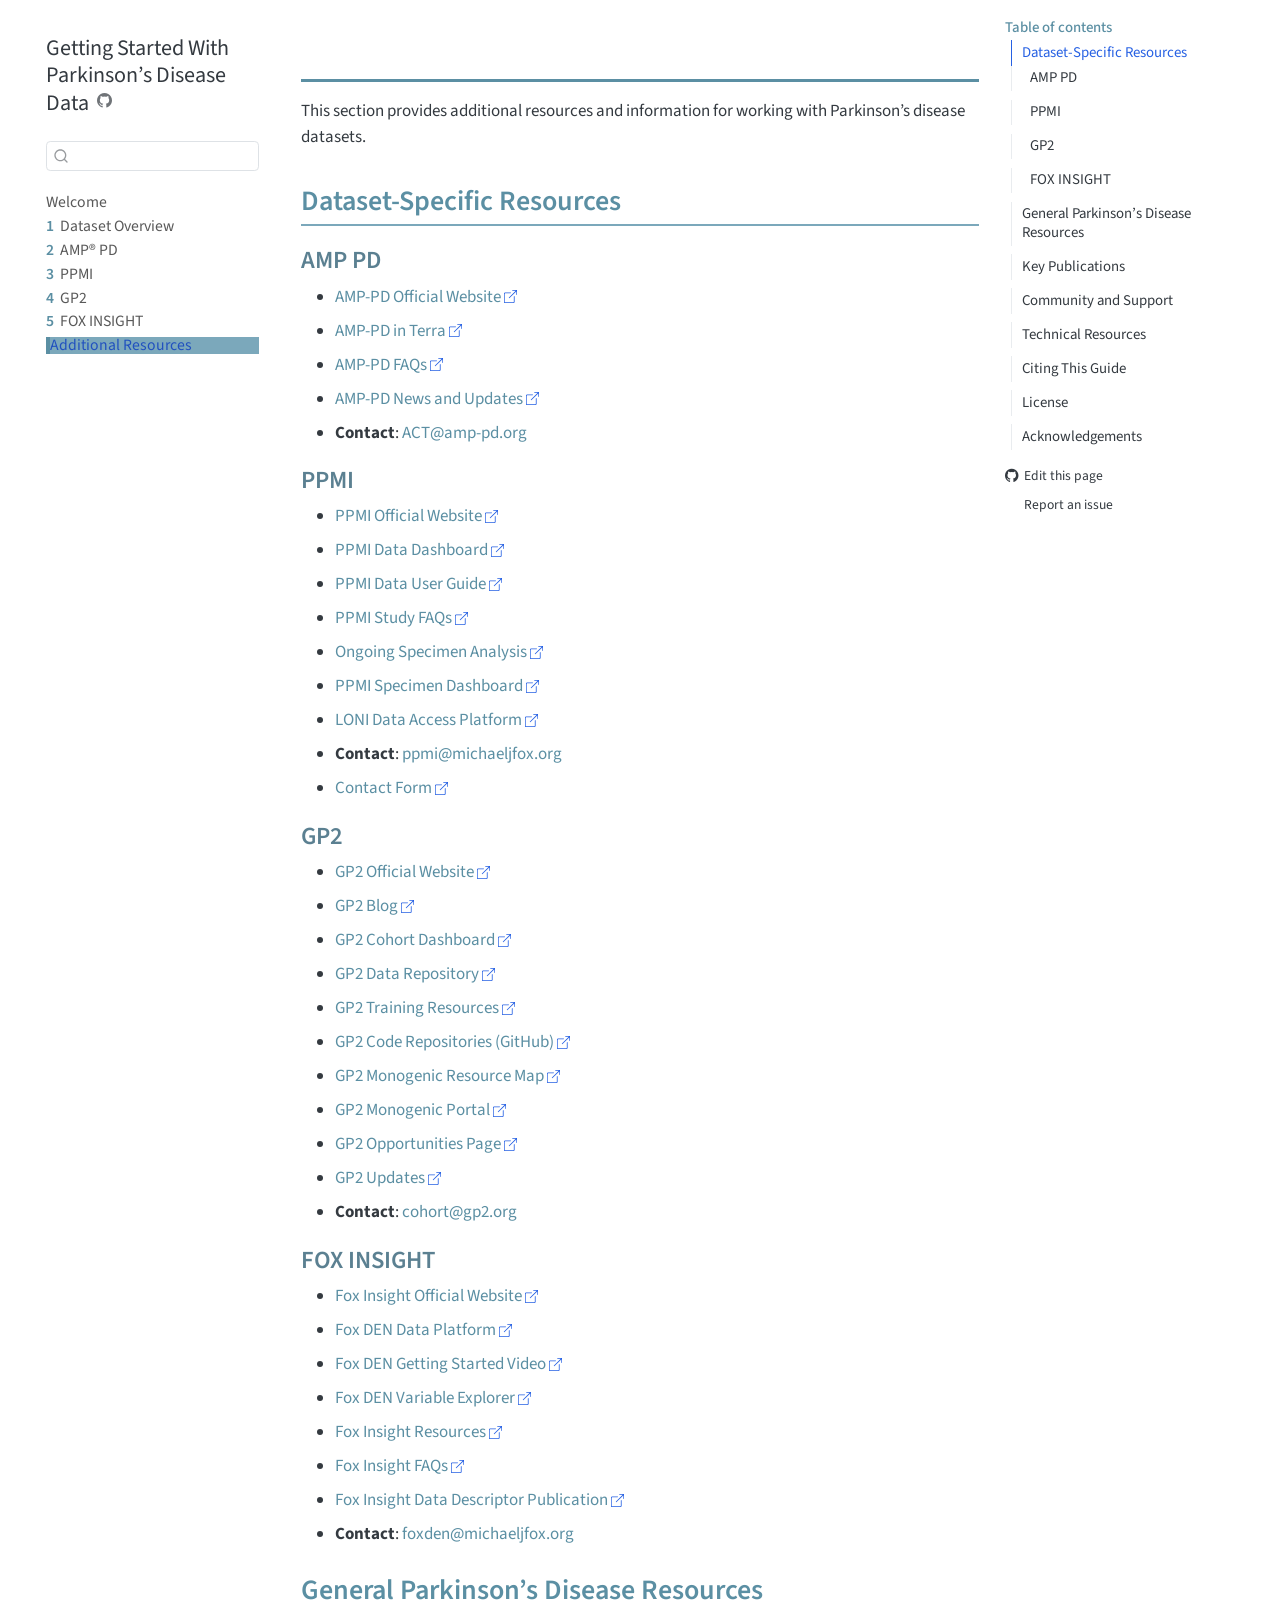
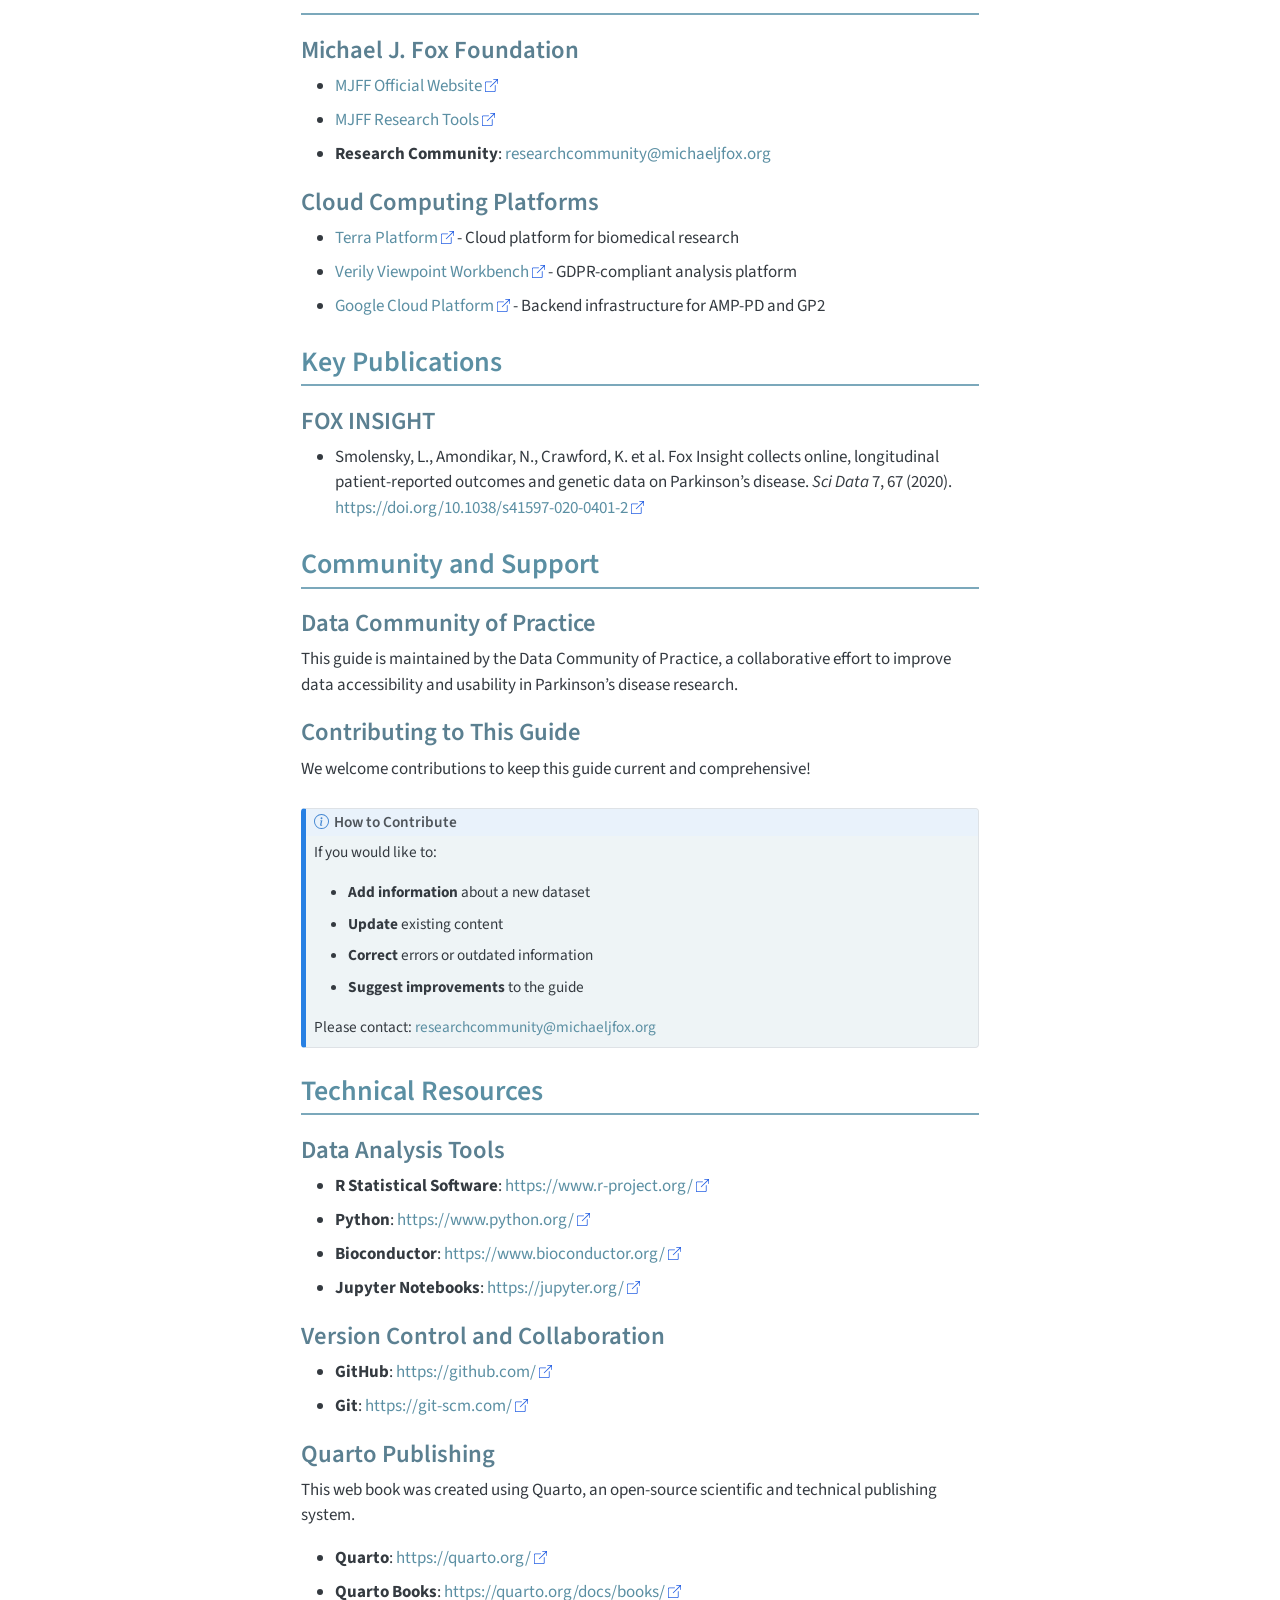
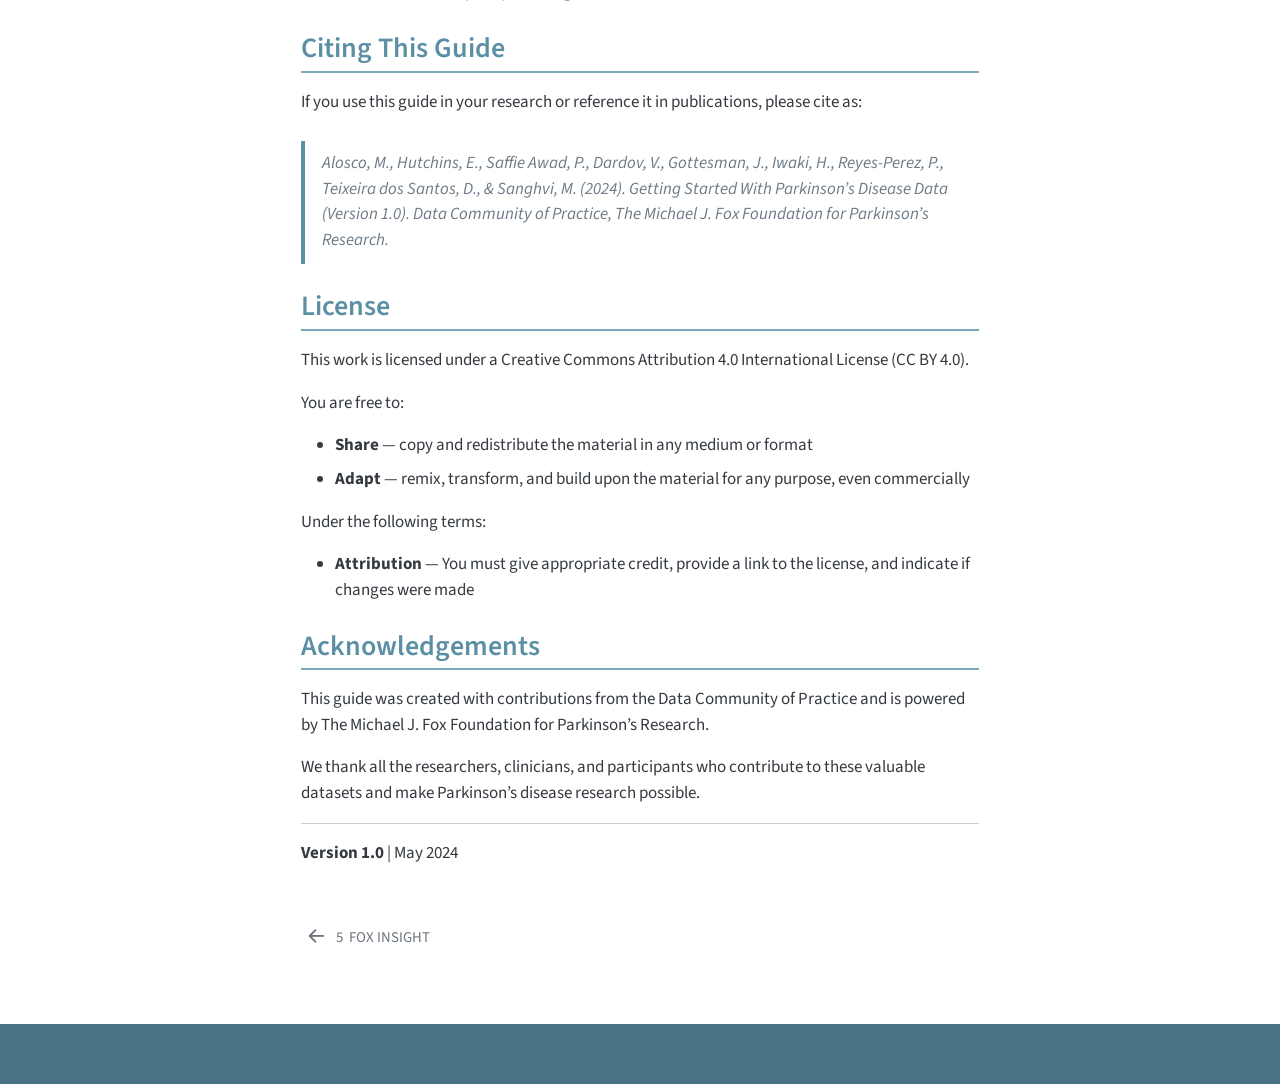
<file: references.html>
<!DOCTYPE html>
<html xmlns="http://www.w3.org/1999/xhtml" lang="en" xml:lang="en"><head>

<meta charset="utf-8">
<meta name="generator" content="quarto-1.8.27">

<meta name="viewport" content="width=device-width, initial-scale=1.0, user-scalable=yes">


<title>Additional Resources – Getting Started With Parkinson's Disease Data</title>
<style>
code{white-space: pre-wrap;}
span.smallcaps{font-variant: small-caps;}
div.columns{display: flex; gap: min(4vw, 1.5em);}
div.column{flex: auto; overflow-x: auto;}
div.hanging-indent{margin-left: 1.5em; text-indent: -1.5em;}
ul.task-list{list-style: none;}
ul.task-list li input[type="checkbox"] {
  width: 0.8em;
  margin: 0 0.8em 0.2em -1em; /* quarto-specific, see https://github.com/quarto-dev/quarto-cli/issues/4556 */ 
  vertical-align: middle;
}
</style>


<script src="site_libs/quarto-nav/quarto-nav.js"></script>
<script src="site_libs/quarto-nav/headroom.min.js"></script>
<script src="site_libs/clipboard/clipboard.min.js"></script>
<script src="site_libs/quarto-search/autocomplete.umd.js"></script>
<script src="site_libs/quarto-search/fuse.min.js"></script>
<script src="site_libs/quarto-search/quarto-search.js"></script>
<meta name="quarto:offset" content="./">
<link href="./fox-insight.html" rel="prev">
<script src="site_libs/quarto-html/quarto.js" type="module"></script>
<script src="site_libs/quarto-html/tabsets/tabsets.js" type="module"></script>
<script src="site_libs/quarto-html/axe/axe-check.js" type="module"></script>
<script src="site_libs/quarto-html/popper.min.js"></script>
<script src="site_libs/quarto-html/tippy.umd.min.js"></script>
<script src="site_libs/quarto-html/anchor.min.js"></script>
<link href="site_libs/quarto-html/tippy.css" rel="stylesheet">
<link href="site_libs/quarto-html/quarto-syntax-highlighting-ed96de9b727972fe78a7b5d16c58bf87.css" rel="stylesheet" id="quarto-text-highlighting-styles">
<script src="site_libs/bootstrap/bootstrap.min.js"></script>
<link href="site_libs/bootstrap/bootstrap-icons.css" rel="stylesheet">
<link href="site_libs/bootstrap/bootstrap-00ccf60c28c3bdf2d57f5131fbf16f11.min.css" rel="stylesheet" append-hash="true" id="quarto-bootstrap" data-mode="light">
<script id="quarto-search-options" type="application/json">{
  "location": "sidebar",
  "copy-button": false,
  "collapse-after": 3,
  "panel-placement": "start",
  "type": "textbox",
  "limit": 50,
  "keyboard-shortcut": [
    "f",
    "/",
    "s"
  ],
  "show-item-context": false,
  "language": {
    "search-no-results-text": "No results",
    "search-matching-documents-text": "matching documents",
    "search-copy-link-title": "Copy link to search",
    "search-hide-matches-text": "Hide additional matches",
    "search-more-match-text": "more match in this document",
    "search-more-matches-text": "more matches in this document",
    "search-clear-button-title": "Clear",
    "search-text-placeholder": "",
    "search-detached-cancel-button-title": "Cancel",
    "search-submit-button-title": "Submit",
    "search-label": "Search"
  }
}</script>


<link rel="stylesheet" href="styles.css">
</head>

<body class="nav-sidebar floating quarto-light">

<div id="quarto-search-results"></div>
  <header id="quarto-header" class="headroom fixed-top">
  <nav class="quarto-secondary-nav">
    <div class="container-fluid d-flex">
      <button type="button" class="quarto-btn-toggle btn" data-bs-toggle="collapse" role="button" data-bs-target=".quarto-sidebar-collapse-item" aria-controls="quarto-sidebar" aria-expanded="false" aria-label="Toggle sidebar navigation" onclick="if (window.quartoToggleHeadroom) { window.quartoToggleHeadroom(); }">
        <i class="bi bi-layout-text-sidebar-reverse"></i>
      </button>
        <nav class="quarto-page-breadcrumbs" aria-label="breadcrumb"><ol class="breadcrumb"><li class="breadcrumb-item"><a href="./references.html">Additional Resources</a></li></ol></nav>
        <a class="flex-grow-1" role="navigation" data-bs-toggle="collapse" data-bs-target=".quarto-sidebar-collapse-item" aria-controls="quarto-sidebar" aria-expanded="false" aria-label="Toggle sidebar navigation" onclick="if (window.quartoToggleHeadroom) { window.quartoToggleHeadroom(); }">      
        </a>
      <button type="button" class="btn quarto-search-button" aria-label="Search" onclick="window.quartoOpenSearch();">
        <i class="bi bi-search"></i>
      </button>
    </div>
  </nav>
</header>
<!-- content -->
<div id="quarto-content" class="quarto-container page-columns page-rows-contents page-layout-article">
<!-- sidebar -->
  <nav id="quarto-sidebar" class="sidebar collapse collapse-horizontal quarto-sidebar-collapse-item sidebar-navigation floating overflow-auto">
    <div class="pt-lg-2 mt-2 text-left sidebar-header">
    <div class="sidebar-title mb-0 py-0">
      <a href="./">Getting Started With Parkinson’s Disease Data</a> 
        <div class="sidebar-tools-main">
    <a href="https://github.com/MJFF-ResearchCommunity/getting-started-PD-data" title="Source Code" class="quarto-navigation-tool px-1" aria-label="Source Code"><i class="bi bi-github"></i></a>
</div>
    </div>
      </div>
        <div class="mt-2 flex-shrink-0 align-items-center">
        <div class="sidebar-search">
        <div id="quarto-search" class="" title="Search"></div>
        </div>
        </div>
    <div class="sidebar-menu-container"> 
    <ul class="list-unstyled mt-1">
        <li class="sidebar-item">
  <div class="sidebar-item-container"> 
  <a href="./index.html" class="sidebar-item-text sidebar-link">
 <span class="menu-text">Welcome</span></a>
  </div>
</li>
        <li class="sidebar-item">
  <div class="sidebar-item-container"> 
  <a href="./overview.html" class="sidebar-item-text sidebar-link">
 <span class="menu-text"><span class="chapter-number">1</span>&nbsp; <span class="chapter-title">Dataset Overview</span></span></a>
  </div>
</li>
        <li class="sidebar-item">
  <div class="sidebar-item-container"> 
  <a href="./amp-pd.html" class="sidebar-item-text sidebar-link">
 <span class="menu-text"><span class="chapter-number">2</span>&nbsp; <span class="chapter-title">AMP® PD</span></span></a>
  </div>
</li>
        <li class="sidebar-item">
  <div class="sidebar-item-container"> 
  <a href="./ppmi.html" class="sidebar-item-text sidebar-link">
 <span class="menu-text"><span class="chapter-number">3</span>&nbsp; <span class="chapter-title">PPMI</span></span></a>
  </div>
</li>
        <li class="sidebar-item">
  <div class="sidebar-item-container"> 
  <a href="./gp2.html" class="sidebar-item-text sidebar-link">
 <span class="menu-text"><span class="chapter-number">4</span>&nbsp; <span class="chapter-title">GP2</span></span></a>
  </div>
</li>
        <li class="sidebar-item">
  <div class="sidebar-item-container"> 
  <a href="./fox-insight.html" class="sidebar-item-text sidebar-link">
 <span class="menu-text"><span class="chapter-number">5</span>&nbsp; <span class="chapter-title">FOX INSIGHT</span></span></a>
  </div>
</li>
        <li class="sidebar-item">
  <div class="sidebar-item-container"> 
  <a href="./references.html" class="sidebar-item-text sidebar-link active">
 <span class="menu-text">Additional Resources</span></a>
  </div>
</li>
    </ul>
    </div>
</nav>
<div id="quarto-sidebar-glass" class="quarto-sidebar-collapse-item" data-bs-toggle="collapse" data-bs-target=".quarto-sidebar-collapse-item"></div>
<!-- margin-sidebar -->
    <div id="quarto-margin-sidebar" class="sidebar margin-sidebar">
        <nav id="TOC" role="doc-toc" class="toc-active">
    <h2 id="toc-title">Table of contents</h2>
   
  <ul>
  <li><a href="#dataset-specific-resources" id="toc-dataset-specific-resources" class="nav-link active" data-scroll-target="#dataset-specific-resources">Dataset-Specific Resources</a>
  <ul class="collapse">
  <li><a href="#amp-pd" id="toc-amp-pd" class="nav-link" data-scroll-target="#amp-pd">AMP PD</a></li>
  <li><a href="#ppmi" id="toc-ppmi" class="nav-link" data-scroll-target="#ppmi">PPMI</a></li>
  <li><a href="#gp2" id="toc-gp2" class="nav-link" data-scroll-target="#gp2">GP2</a></li>
  <li><a href="#fox-insight" id="toc-fox-insight" class="nav-link" data-scroll-target="#fox-insight">FOX INSIGHT</a></li>
  </ul></li>
  <li><a href="#general-parkinsons-disease-resources" id="toc-general-parkinsons-disease-resources" class="nav-link" data-scroll-target="#general-parkinsons-disease-resources">General Parkinson’s Disease Resources</a>
  <ul class="collapse">
  <li><a href="#michael-j.-fox-foundation" id="toc-michael-j.-fox-foundation" class="nav-link" data-scroll-target="#michael-j.-fox-foundation">Michael J. Fox Foundation</a></li>
  <li><a href="#cloud-computing-platforms" id="toc-cloud-computing-platforms" class="nav-link" data-scroll-target="#cloud-computing-platforms">Cloud Computing Platforms</a></li>
  </ul></li>
  <li><a href="#key-publications" id="toc-key-publications" class="nav-link" data-scroll-target="#key-publications">Key Publications</a>
  <ul class="collapse">
  <li><a href="#fox-insight-1" id="toc-fox-insight-1" class="nav-link" data-scroll-target="#fox-insight-1">FOX INSIGHT</a></li>
  </ul></li>
  <li><a href="#community-and-support" id="toc-community-and-support" class="nav-link" data-scroll-target="#community-and-support">Community and Support</a>
  <ul class="collapse">
  <li><a href="#data-community-of-practice" id="toc-data-community-of-practice" class="nav-link" data-scroll-target="#data-community-of-practice">Data Community of Practice</a></li>
  <li><a href="#contributing-to-this-guide" id="toc-contributing-to-this-guide" class="nav-link" data-scroll-target="#contributing-to-this-guide">Contributing to This Guide</a></li>
  </ul></li>
  <li><a href="#technical-resources" id="toc-technical-resources" class="nav-link" data-scroll-target="#technical-resources">Technical Resources</a>
  <ul class="collapse">
  <li><a href="#data-analysis-tools" id="toc-data-analysis-tools" class="nav-link" data-scroll-target="#data-analysis-tools">Data Analysis Tools</a></li>
  <li><a href="#version-control-and-collaboration" id="toc-version-control-and-collaboration" class="nav-link" data-scroll-target="#version-control-and-collaboration">Version Control and Collaboration</a></li>
  <li><a href="#quarto-publishing" id="toc-quarto-publishing" class="nav-link" data-scroll-target="#quarto-publishing">Quarto Publishing</a></li>
  </ul></li>
  <li><a href="#citing-this-guide" id="toc-citing-this-guide" class="nav-link" data-scroll-target="#citing-this-guide">Citing This Guide</a></li>
  <li><a href="#license" id="toc-license" class="nav-link" data-scroll-target="#license">License</a></li>
  <li><a href="#acknowledgements" id="toc-acknowledgements" class="nav-link" data-scroll-target="#acknowledgements">Acknowledgements</a></li>
  </ul>
<div class="toc-actions"><ul><li><a href="https://github.com/MJFF-ResearchCommunity/getting-started-PD-data/edit/main/references.qmd" class="toc-action"><i class="bi bi-github"></i>Edit this page</a></li><li><a href="https://github.com/MJFF-ResearchCommunity/getting-started-PD-data/issues/new" class="toc-action"><i class="bi empty"></i>Report an issue</a></li></ul></div></nav>
    </div>
<!-- main -->
<main class="content" id="quarto-document-content">

<header id="title-block-header" class="quarto-title-block default">
<div class="quarto-title">
<h1 class="title"><span id="sec-references" class="quarto-section-identifier">Additional Resources</span></h1>
</div>



<div class="quarto-title-meta">

    
  
    
  </div>
  


</header>


<p>This section provides additional resources and information for working with Parkinson’s disease datasets.</p>
<section id="dataset-specific-resources" class="level2">
<h2 class="anchored" data-anchor-id="dataset-specific-resources">Dataset-Specific Resources</h2>
<section id="amp-pd" class="level3">
<h3 class="anchored" data-anchor-id="amp-pd">AMP PD</h3>
<ul>
<li><a href="https://amp-pd.org/">AMP-PD Official Website</a></li>
<li><a href="https://terra.amp-pd.org/">AMP-PD in Terra</a></li>
<li><a href="https://amp-pd.org/faqs">AMP-PD FAQs</a></li>
<li><a href="https://amp-pd.org/news">AMP-PD News and Updates</a></li>
<li><strong>Contact</strong>: <a href="mailto:ACT@amp-pd.org">ACT@amp-pd.org</a></li>
</ul>
</section>
<section id="ppmi" class="level3">
<h3 class="anchored" data-anchor-id="ppmi">PPMI</h3>
<ul>
<li><a href="https://www.ppmi-info.org/">PPMI Official Website</a></li>
<li><a href="https://www.ppmi-info.org/data-dashboard">PPMI Data Dashboard</a></li>
<li><a href="https://www.ppmi-info.org/data-user-guide">PPMI Data User Guide</a></li>
<li><a href="https://www.ppmi-info.org/faqs">PPMI Study FAQs</a></li>
<li><a href="https://www.ppmi-info.org/ongoing-specimen-analysis">Ongoing Specimen Analysis</a></li>
<li><a href="https://www.ppmi-info.org/specimen-dashboard">PPMI Specimen Dashboard</a></li>
<li><a href="https://ida.loni.usc.edu/">LONI Data Access Platform</a></li>
<li><strong>Contact</strong>: <a href="mailto:ppmi@michaeljfox.org">ppmi@michaeljfox.org</a></li>
<li><a href="https://www.ppmi-info.org/contact/contact_us">Contact Form</a></li>
</ul>
</section>
<section id="gp2" class="level3">
<h3 class="anchored" data-anchor-id="gp2">GP2</h3>
<ul>
<li><a href="https://gp2.org/">GP2 Official Website</a></li>
<li><a href="https://gp2.org/blog/">GP2 Blog</a></li>
<li><a href="https://gp2.org/cohort-dashboard/">GP2 Cohort Dashboard</a></li>
<li><a href="https://gp2.org/data-repository/">GP2 Data Repository</a></li>
<li><a href="https://gp2.org/training/">GP2 Training Resources</a></li>
<li><a href="https://github.com/GP2code">GP2 Code Repositories (GitHub)</a></li>
<li><a href="https://gp2.org/monogenic-map/">GP2 Monogenic Resource Map</a></li>
<li><a href="https://gp2.org/monogenic-portal/">GP2 Monogenic Portal</a></li>
<li><a href="https://gp2.org/opportunities/">GP2 Opportunities Page</a></li>
<li><a href="https://gp2.org/updates/">GP2 Updates</a></li>
<li><strong>Contact</strong>: <a href="mailto:cohort@gp2.org">cohort@gp2.org</a></li>
</ul>
</section>
<section id="fox-insight" class="level3">
<h3 class="anchored" data-anchor-id="fox-insight">FOX INSIGHT</h3>
<ul>
<li><a href="https://foxinsight.michaeljfox.org/">Fox Insight Official Website</a></li>
<li><a href="https://foxden.michaeljfox.org/">Fox DEN Data Platform</a></li>
<li><a href="https://foxden.michaeljfox.org/getting-started">Fox DEN Getting Started Video</a></li>
<li><a href="https://foxden.michaeljfox.org/variable-explorer">Fox DEN Variable Explorer</a></li>
<li><a href="https://foxden.michaeljfox.org/resources">Fox Insight Resources</a></li>
<li><a href="https://foxinsight.michaeljfox.org/faqs">Fox Insight FAQs</a></li>
<li><a href="https://doi.org/10.1038/s41597-020-0401-2">Fox Insight Data Descriptor Publication</a></li>
<li><strong>Contact</strong>: <a href="mailto:foxden@michaeljfox.org">foxden@michaeljfox.org</a></li>
</ul>
</section>
</section>
<section id="general-parkinsons-disease-resources" class="level2">
<h2 class="anchored" data-anchor-id="general-parkinsons-disease-resources">General Parkinson’s Disease Resources</h2>
<section id="michael-j.-fox-foundation" class="level3">
<h3 class="anchored" data-anchor-id="michael-j.-fox-foundation">Michael J. Fox Foundation</h3>
<ul>
<li><a href="https://www.michaeljfox.org/">MJFF Official Website</a></li>
<li><a href="https://www.michaeljfox.org/research-tools">MJFF Research Tools</a></li>
<li><strong>Research Community</strong>: <a href="mailto:researchcommunity@michaeljfox.org">researchcommunity@michaeljfox.org</a></li>
</ul>
</section>
<section id="cloud-computing-platforms" class="level3">
<h3 class="anchored" data-anchor-id="cloud-computing-platforms">Cloud Computing Platforms</h3>
<ul>
<li><a href="https://terra.bio/">Terra Platform</a> - Cloud platform for biomedical research</li>
<li><a href="https://verily.com/solutions/workbench/">Verily Viewpoint Workbench</a> - GDPR-compliant analysis platform</li>
<li><a href="https://cloud.google.com/">Google Cloud Platform</a> - Backend infrastructure for AMP-PD and GP2</li>
</ul>
</section>
</section>
<section id="key-publications" class="level2">
<h2 class="anchored" data-anchor-id="key-publications">Key Publications</h2>
<section id="fox-insight-1" class="level3">
<h3 class="anchored" data-anchor-id="fox-insight-1">FOX INSIGHT</h3>
<ul>
<li>Smolensky, L., Amondikar, N., Crawford, K. et al.&nbsp;Fox Insight collects online, longitudinal patient-reported outcomes and genetic data on Parkinson’s disease. <em>Sci Data</em> 7, 67 (2020). <a href="https://doi.org/10.1038/s41597-020-0401-2">https://doi.org/10.1038/s41597-020-0401-2</a></li>
</ul>
</section>
</section>
<section id="community-and-support" class="level2">
<h2 class="anchored" data-anchor-id="community-and-support">Community and Support</h2>
<section id="data-community-of-practice" class="level3">
<h3 class="anchored" data-anchor-id="data-community-of-practice">Data Community of Practice</h3>
<p>This guide is maintained by the Data Community of Practice, a collaborative effort to improve data accessibility and usability in Parkinson’s disease research.</p>
</section>
<section id="contributing-to-this-guide" class="level3">
<h3 class="anchored" data-anchor-id="contributing-to-this-guide">Contributing to This Guide</h3>
<p>We welcome contributions to keep this guide current and comprehensive!</p>
<div class="callout callout-style-default callout-note callout-titled">
<div class="callout-header d-flex align-content-center">
<div class="callout-icon-container">
<i class="callout-icon"></i>
</div>
<div class="callout-title-container flex-fill">
<span class="screen-reader-only">Note</span>How to Contribute
</div>
</div>
<div class="callout-body-container callout-body">
<p>If you would like to:</p>
<ul>
<li><strong>Add information</strong> about a new dataset</li>
<li><strong>Update</strong> existing content</li>
<li><strong>Correct</strong> errors or outdated information</li>
<li><strong>Suggest improvements</strong> to the guide</li>
</ul>
<p>Please contact: <a href="mailto:researchcommunity@michaeljfox.org">researchcommunity@michaeljfox.org</a></p>
</div>
</div>
</section>
</section>
<section id="technical-resources" class="level2">
<h2 class="anchored" data-anchor-id="technical-resources">Technical Resources</h2>
<section id="data-analysis-tools" class="level3">
<h3 class="anchored" data-anchor-id="data-analysis-tools">Data Analysis Tools</h3>
<ul>
<li><strong>R Statistical Software</strong>: <a href="https://www.r-project.org/">https://www.r-project.org/</a></li>
<li><strong>Python</strong>: <a href="https://www.python.org/">https://www.python.org/</a></li>
<li><strong>Bioconductor</strong>: <a href="https://www.bioconductor.org/">https://www.bioconductor.org/</a></li>
<li><strong>Jupyter Notebooks</strong>: <a href="https://jupyter.org/">https://jupyter.org/</a></li>
</ul>
</section>
<section id="version-control-and-collaboration" class="level3">
<h3 class="anchored" data-anchor-id="version-control-and-collaboration">Version Control and Collaboration</h3>
<ul>
<li><strong>GitHub</strong>: <a href="https://github.com/">https://github.com/</a></li>
<li><strong>Git</strong>: <a href="https://git-scm.com/">https://git-scm.com/</a></li>
</ul>
</section>
<section id="quarto-publishing" class="level3">
<h3 class="anchored" data-anchor-id="quarto-publishing">Quarto Publishing</h3>
<p>This web book was created using Quarto, an open-source scientific and technical publishing system.</p>
<ul>
<li><strong>Quarto</strong>: <a href="https://quarto.org/">https://quarto.org/</a></li>
<li><strong>Quarto Books</strong>: <a href="https://quarto.org/docs/books/">https://quarto.org/docs/books/</a></li>
</ul>
</section>
</section>
<section id="citing-this-guide" class="level2">
<h2 class="anchored" data-anchor-id="citing-this-guide">Citing This Guide</h2>
<p>If you use this guide in your research or reference it in publications, please cite as:</p>
<blockquote class="blockquote">
<p>Alosco, M., Hutchins, E., Saffie Awad, P., Dardov, V., Gottesman, J., Iwaki, H., Reyes-Perez, P., Teixeira dos Santos, D., &amp; Sanghvi, M. (2024). <em>Getting Started With Parkinson’s Disease Data</em> (Version 1.0). Data Community of Practice, The Michael J. Fox Foundation for Parkinson’s Research.</p>
</blockquote>
</section>
<section id="license" class="level2">
<h2 class="anchored" data-anchor-id="license">License</h2>
<p>This work is licensed under a Creative Commons Attribution 4.0 International License (CC BY 4.0).</p>
<p>You are free to:</p>
<ul>
<li><strong>Share</strong> — copy and redistribute the material in any medium or format</li>
<li><strong>Adapt</strong> — remix, transform, and build upon the material for any purpose, even commercially</li>
</ul>
<p>Under the following terms:</p>
<ul>
<li><strong>Attribution</strong> — You must give appropriate credit, provide a link to the license, and indicate if changes were made</li>
</ul>
</section>
<section id="acknowledgements" class="level2">
<h2 class="anchored" data-anchor-id="acknowledgements">Acknowledgements</h2>
<p>This guide was created with contributions from the Data Community of Practice and is powered by The Michael J. Fox Foundation for Parkinson’s Research.</p>
<p>We thank all the researchers, clinicians, and participants who contribute to these valuable datasets and make Parkinson’s disease research possible.</p>
<hr>
<p><strong>Version 1.0</strong> | May 2024</p>


</section>

</main> <!-- /main -->
<script id="quarto-html-after-body" type="application/javascript">
  window.document.addEventListener("DOMContentLoaded", function (event) {
    const icon = "";
    const anchorJS = new window.AnchorJS();
    anchorJS.options = {
      placement: 'right',
      icon: icon
    };
    anchorJS.add('.anchored');
    const isCodeAnnotation = (el) => {
      for (const clz of el.classList) {
        if (clz.startsWith('code-annotation-')) {                     
          return true;
        }
      }
      return false;
    }
    const onCopySuccess = function(e) {
      // button target
      const button = e.trigger;
      // don't keep focus
      button.blur();
      // flash "checked"
      button.classList.add('code-copy-button-checked');
      var currentTitle = button.getAttribute("title");
      button.setAttribute("title", "Copied!");
      let tooltip;
      if (window.bootstrap) {
        button.setAttribute("data-bs-toggle", "tooltip");
        button.setAttribute("data-bs-placement", "left");
        button.setAttribute("data-bs-title", "Copied!");
        tooltip = new bootstrap.Tooltip(button, 
          { trigger: "manual", 
            customClass: "code-copy-button-tooltip",
            offset: [0, -8]});
        tooltip.show();    
      }
      setTimeout(function() {
        if (tooltip) {
          tooltip.hide();
          button.removeAttribute("data-bs-title");
          button.removeAttribute("data-bs-toggle");
          button.removeAttribute("data-bs-placement");
        }
        button.setAttribute("title", currentTitle);
        button.classList.remove('code-copy-button-checked');
      }, 1000);
      // clear code selection
      e.clearSelection();
    }
    const getTextToCopy = function(trigger) {
      const outerScaffold = trigger.parentElement.cloneNode(true);
      const codeEl = outerScaffold.querySelector('code');
      for (const childEl of codeEl.children) {
        if (isCodeAnnotation(childEl)) {
          childEl.remove();
        }
      }
      return codeEl.innerText;
    }
    const clipboard = new window.ClipboardJS('.code-copy-button:not([data-in-quarto-modal])', {
      text: getTextToCopy
    });
    clipboard.on('success', onCopySuccess);
    if (window.document.getElementById('quarto-embedded-source-code-modal')) {
      const clipboardModal = new window.ClipboardJS('.code-copy-button[data-in-quarto-modal]', {
        text: getTextToCopy,
        container: window.document.getElementById('quarto-embedded-source-code-modal')
      });
      clipboardModal.on('success', onCopySuccess);
    }
      var localhostRegex = new RegExp(/^(?:http|https):\/\/localhost\:?[0-9]*\//);
      var mailtoRegex = new RegExp(/^mailto:/);
        var filterRegex = new RegExp('/' + window.location.host + '/');
      var isInternal = (href) => {
          return filterRegex.test(href) || localhostRegex.test(href) || mailtoRegex.test(href);
      }
      // Inspect non-navigation links and adorn them if external
     var links = window.document.querySelectorAll('a[href]:not(.nav-link):not(.navbar-brand):not(.toc-action):not(.sidebar-link):not(.sidebar-item-toggle):not(.pagination-link):not(.no-external):not([aria-hidden]):not(.dropdown-item):not(.quarto-navigation-tool):not(.about-link)');
      for (var i=0; i<links.length; i++) {
        const link = links[i];
        if (!isInternal(link.href)) {
          // undo the damage that might have been done by quarto-nav.js in the case of
          // links that we want to consider external
          if (link.dataset.originalHref !== undefined) {
            link.href = link.dataset.originalHref;
          }
            // target, if specified
            link.setAttribute("target", "_blank");
            if (link.getAttribute("rel") === null) {
              link.setAttribute("rel", "noopener");
            }
            // default icon
            link.classList.add("external");
        }
      }
    function tippyHover(el, contentFn, onTriggerFn, onUntriggerFn) {
      const config = {
        allowHTML: true,
        maxWidth: 500,
        delay: 100,
        arrow: false,
        appendTo: function(el) {
            return el.parentElement;
        },
        interactive: true,
        interactiveBorder: 10,
        theme: 'quarto',
        placement: 'bottom-start',
      };
      if (contentFn) {
        config.content = contentFn;
      }
      if (onTriggerFn) {
        config.onTrigger = onTriggerFn;
      }
      if (onUntriggerFn) {
        config.onUntrigger = onUntriggerFn;
      }
      window.tippy(el, config); 
    }
    const noterefs = window.document.querySelectorAll('a[role="doc-noteref"]');
    for (var i=0; i<noterefs.length; i++) {
      const ref = noterefs[i];
      tippyHover(ref, function() {
        // use id or data attribute instead here
        let href = ref.getAttribute('data-footnote-href') || ref.getAttribute('href');
        try { href = new URL(href).hash; } catch {}
        const id = href.replace(/^#\/?/, "");
        const note = window.document.getElementById(id);
        if (note) {
          return note.innerHTML;
        } else {
          return "";
        }
      });
    }
    const xrefs = window.document.querySelectorAll('a.quarto-xref');
    const processXRef = (id, note) => {
      // Strip column container classes
      const stripColumnClz = (el) => {
        el.classList.remove("page-full", "page-columns");
        if (el.children) {
          for (const child of el.children) {
            stripColumnClz(child);
          }
        }
      }
      stripColumnClz(note)
      if (id === null || id.startsWith('sec-')) {
        // Special case sections, only their first couple elements
        const container = document.createElement("div");
        if (note.children && note.children.length > 2) {
          container.appendChild(note.children[0].cloneNode(true));
          for (let i = 1; i < note.children.length; i++) {
            const child = note.children[i];
            if (child.tagName === "P" && child.innerText === "") {
              continue;
            } else {
              container.appendChild(child.cloneNode(true));
              break;
            }
          }
          if (window.Quarto?.typesetMath) {
            window.Quarto.typesetMath(container);
          }
          return container.innerHTML
        } else {
          if (window.Quarto?.typesetMath) {
            window.Quarto.typesetMath(note);
          }
          return note.innerHTML;
        }
      } else {
        // Remove any anchor links if they are present
        const anchorLink = note.querySelector('a.anchorjs-link');
        if (anchorLink) {
          anchorLink.remove();
        }
        if (window.Quarto?.typesetMath) {
          window.Quarto.typesetMath(note);
        }
        if (note.classList.contains("callout")) {
          return note.outerHTML;
        } else {
          return note.innerHTML;
        }
      }
    }
    for (var i=0; i<xrefs.length; i++) {
      const xref = xrefs[i];
      tippyHover(xref, undefined, function(instance) {
        instance.disable();
        let url = xref.getAttribute('href');
        let hash = undefined; 
        if (url.startsWith('#')) {
          hash = url;
        } else {
          try { hash = new URL(url).hash; } catch {}
        }
        if (hash) {
          const id = hash.replace(/^#\/?/, "");
          const note = window.document.getElementById(id);
          if (note !== null) {
            try {
              const html = processXRef(id, note.cloneNode(true));
              instance.setContent(html);
            } finally {
              instance.enable();
              instance.show();
            }
          } else {
            // See if we can fetch this
            fetch(url.split('#')[0])
            .then(res => res.text())
            .then(html => {
              const parser = new DOMParser();
              const htmlDoc = parser.parseFromString(html, "text/html");
              const note = htmlDoc.getElementById(id);
              if (note !== null) {
                const html = processXRef(id, note);
                instance.setContent(html);
              } 
            }).finally(() => {
              instance.enable();
              instance.show();
            });
          }
        } else {
          // See if we can fetch a full url (with no hash to target)
          // This is a special case and we should probably do some content thinning / targeting
          fetch(url)
          .then(res => res.text())
          .then(html => {
            const parser = new DOMParser();
            const htmlDoc = parser.parseFromString(html, "text/html");
            const note = htmlDoc.querySelector('main.content');
            if (note !== null) {
              // This should only happen for chapter cross references
              // (since there is no id in the URL)
              // remove the first header
              if (note.children.length > 0 && note.children[0].tagName === "HEADER") {
                note.children[0].remove();
              }
              const html = processXRef(null, note);
              instance.setContent(html);
            } 
          }).finally(() => {
            instance.enable();
            instance.show();
          });
        }
      }, function(instance) {
      });
    }
        let selectedAnnoteEl;
        const selectorForAnnotation = ( cell, annotation) => {
          let cellAttr = 'data-code-cell="' + cell + '"';
          let lineAttr = 'data-code-annotation="' +  annotation + '"';
          const selector = 'span[' + cellAttr + '][' + lineAttr + ']';
          return selector;
        }
        const selectCodeLines = (annoteEl) => {
          const doc = window.document;
          const targetCell = annoteEl.getAttribute("data-target-cell");
          const targetAnnotation = annoteEl.getAttribute("data-target-annotation");
          const annoteSpan = window.document.querySelector(selectorForAnnotation(targetCell, targetAnnotation));
          const lines = annoteSpan.getAttribute("data-code-lines").split(",");
          const lineIds = lines.map((line) => {
            return targetCell + "-" + line;
          })
          let top = null;
          let height = null;
          let parent = null;
          if (lineIds.length > 0) {
              //compute the position of the single el (top and bottom and make a div)
              const el = window.document.getElementById(lineIds[0]);
              top = el.offsetTop;
              height = el.offsetHeight;
              parent = el.parentElement.parentElement;
            if (lineIds.length > 1) {
              const lastEl = window.document.getElementById(lineIds[lineIds.length - 1]);
              const bottom = lastEl.offsetTop + lastEl.offsetHeight;
              height = bottom - top;
            }
            if (top !== null && height !== null && parent !== null) {
              // cook up a div (if necessary) and position it 
              let div = window.document.getElementById("code-annotation-line-highlight");
              if (div === null) {
                div = window.document.createElement("div");
                div.setAttribute("id", "code-annotation-line-highlight");
                div.style.position = 'absolute';
                parent.appendChild(div);
              }
              div.style.top = top - 2 + "px";
              div.style.height = height + 4 + "px";
              div.style.left = 0;
              let gutterDiv = window.document.getElementById("code-annotation-line-highlight-gutter");
              if (gutterDiv === null) {
                gutterDiv = window.document.createElement("div");
                gutterDiv.setAttribute("id", "code-annotation-line-highlight-gutter");
                gutterDiv.style.position = 'absolute';
                const codeCell = window.document.getElementById(targetCell);
                const gutter = codeCell.querySelector('.code-annotation-gutter');
                gutter.appendChild(gutterDiv);
              }
              gutterDiv.style.top = top - 2 + "px";
              gutterDiv.style.height = height + 4 + "px";
            }
            selectedAnnoteEl = annoteEl;
          }
        };
        const unselectCodeLines = () => {
          const elementsIds = ["code-annotation-line-highlight", "code-annotation-line-highlight-gutter"];
          elementsIds.forEach((elId) => {
            const div = window.document.getElementById(elId);
            if (div) {
              div.remove();
            }
          });
          selectedAnnoteEl = undefined;
        };
          // Handle positioning of the toggle
      window.addEventListener(
        "resize",
        throttle(() => {
          elRect = undefined;
          if (selectedAnnoteEl) {
            selectCodeLines(selectedAnnoteEl);
          }
        }, 10)
      );
      function throttle(fn, ms) {
      let throttle = false;
      let timer;
        return (...args) => {
          if(!throttle) { // first call gets through
              fn.apply(this, args);
              throttle = true;
          } else { // all the others get throttled
              if(timer) clearTimeout(timer); // cancel #2
              timer = setTimeout(() => {
                fn.apply(this, args);
                timer = throttle = false;
              }, ms);
          }
        };
      }
        // Attach click handler to the DT
        const annoteDls = window.document.querySelectorAll('dt[data-target-cell]');
        for (const annoteDlNode of annoteDls) {
          annoteDlNode.addEventListener('click', (event) => {
            const clickedEl = event.target;
            if (clickedEl !== selectedAnnoteEl) {
              unselectCodeLines();
              const activeEl = window.document.querySelector('dt[data-target-cell].code-annotation-active');
              if (activeEl) {
                activeEl.classList.remove('code-annotation-active');
              }
              selectCodeLines(clickedEl);
              clickedEl.classList.add('code-annotation-active');
            } else {
              // Unselect the line
              unselectCodeLines();
              clickedEl.classList.remove('code-annotation-active');
            }
          });
        }
    const findCites = (el) => {
      const parentEl = el.parentElement;
      if (parentEl) {
        const cites = parentEl.dataset.cites;
        if (cites) {
          return {
            el,
            cites: cites.split(' ')
          };
        } else {
          return findCites(el.parentElement)
        }
      } else {
        return undefined;
      }
    };
    var bibliorefs = window.document.querySelectorAll('a[role="doc-biblioref"]');
    for (var i=0; i<bibliorefs.length; i++) {
      const ref = bibliorefs[i];
      const citeInfo = findCites(ref);
      if (citeInfo) {
        tippyHover(citeInfo.el, function() {
          var popup = window.document.createElement('div');
          citeInfo.cites.forEach(function(cite) {
            var citeDiv = window.document.createElement('div');
            citeDiv.classList.add('hanging-indent');
            citeDiv.classList.add('csl-entry');
            var biblioDiv = window.document.getElementById('ref-' + cite);
            if (biblioDiv) {
              citeDiv.innerHTML = biblioDiv.innerHTML;
            }
            popup.appendChild(citeDiv);
          });
          return popup.innerHTML;
        });
      }
    }
  });
  </script>
<nav class="page-navigation">
  <div class="nav-page nav-page-previous">
      <a href="./fox-insight.html" class="pagination-link" aria-label="FOX INSIGHT">
        <i class="bi bi-arrow-left-short"></i> <span class="nav-page-text"><span class="chapter-number">5</span>&nbsp; <span class="chapter-title">FOX INSIGHT</span></span>
      </a>          
  </div>
  <div class="nav-page nav-page-next">
  </div>
</nav>
</div> <!-- /content -->




<footer class="footer"><div class="nav-footer"><div class="nav-footer-center"><div class="toc-actions d-sm-block d-md-none"><ul><li><a href="https://github.com/MJFF-ResearchCommunity/getting-started-PD-data/edit/main/references.qmd" class="toc-action"><i class="bi bi-github"></i>Edit this page</a></li><li><a href="https://github.com/MJFF-ResearchCommunity/getting-started-PD-data/issues/new" class="toc-action"><i class="bi empty"></i>Report an issue</a></li></ul></div></div></div></footer></body></html>
</file>
<file: site_libs/quarto-html/tippy.css>
.tippy-box[data-animation=fade][data-state=hidden]{opacity:0}[data-tippy-root]{max-width:calc(100vw - 10px)}.tippy-box{position:relative;background-color:#333;color:#fff;border-radius:4px;font-size:14px;line-height:1.4;white-space:normal;outline:0;transition-property:transform,visibility,opacity}.tippy-box[data-placement^=top]>.tippy-arrow{bottom:0}.tippy-box[data-placement^=top]>.tippy-arrow:before{bottom:-7px;left:0;border-width:8px 8px 0;border-top-color:initial;transform-origin:center top}.tippy-box[data-placement^=bottom]>.tippy-arrow{top:0}.tippy-box[data-placement^=bottom]>.tippy-arrow:before{top:-7px;left:0;border-width:0 8px 8px;border-bottom-color:initial;transform-origin:center bottom}.tippy-box[data-placement^=left]>.tippy-arrow{right:0}.tippy-box[data-placement^=left]>.tippy-arrow:before{border-width:8px 0 8px 8px;border-left-color:initial;right:-7px;transform-origin:center left}.tippy-box[data-placement^=right]>.tippy-arrow{left:0}.tippy-box[data-placement^=right]>.tippy-arrow:before{left:-7px;border-width:8px 8px 8px 0;border-right-color:initial;transform-origin:center right}.tippy-box[data-inertia][data-state=visible]{transition-timing-function:cubic-bezier(.54,1.5,.38,1.11)}.tippy-arrow{width:16px;height:16px;color:#333}.tippy-arrow:before{content:"";position:absolute;border-color:transparent;border-style:solid}.tippy-content{position:relative;padding:5px 9px;z-index:1}
</file>
<file: site_libs/quarto-html/quarto-syntax-highlighting-ed96de9b727972fe78a7b5d16c58bf87.css>
/* quarto syntax highlight colors */
:root {
  --quarto-hl-ot-color: #003B4F;
  --quarto-hl-at-color: #657422;
  --quarto-hl-ss-color: #20794D;
  --quarto-hl-an-color: #5E5E5E;
  --quarto-hl-fu-color: #4758AB;
  --quarto-hl-st-color: #20794D;
  --quarto-hl-cf-color: #003B4F;
  --quarto-hl-op-color: #5E5E5E;
  --quarto-hl-er-color: #AD0000;
  --quarto-hl-bn-color: #AD0000;
  --quarto-hl-al-color: #AD0000;
  --quarto-hl-va-color: #111111;
  --quarto-hl-bu-color: inherit;
  --quarto-hl-ex-color: inherit;
  --quarto-hl-pp-color: #AD0000;
  --quarto-hl-in-color: #5E5E5E;
  --quarto-hl-vs-color: #20794D;
  --quarto-hl-wa-color: #5E5E5E;
  --quarto-hl-do-color: #5E5E5E;
  --quarto-hl-im-color: #00769E;
  --quarto-hl-ch-color: #20794D;
  --quarto-hl-dt-color: #AD0000;
  --quarto-hl-fl-color: #AD0000;
  --quarto-hl-co-color: #5E5E5E;
  --quarto-hl-cv-color: #5E5E5E;
  --quarto-hl-cn-color: #8f5902;
  --quarto-hl-sc-color: #5E5E5E;
  --quarto-hl-dv-color: #AD0000;
  --quarto-hl-kw-color: #003B4F;
}

/* other quarto variables */
:root {
  --quarto-font-monospace: SFMono-Regular, Menlo, Monaco, Consolas, "Liberation Mono", "Courier New", monospace;
}

/* syntax highlight based on Pandoc's rules */
pre > code.sourceCode > span {
  color: #003B4F;
}

code.sourceCode > span {
  color: #003B4F;
}

div.sourceCode,
div.sourceCode pre.sourceCode {
  color: #003B4F;
}

/* Normal */
code span {
  color: #003B4F;
}

/* Alert */
code span.al {
  color: #AD0000;
  font-style: inherit;
}

/* Annotation */
code span.an {
  color: #5E5E5E;
  font-style: inherit;
}

/* Attribute */
code span.at {
  color: #657422;
  font-style: inherit;
}

/* BaseN */
code span.bn {
  color: #AD0000;
  font-style: inherit;
}

/* BuiltIn */
code span.bu {
  font-style: inherit;
}

/* ControlFlow */
code span.cf {
  color: #003B4F;
  font-weight: bold;
  font-style: inherit;
}

/* Char */
code span.ch {
  color: #20794D;
  font-style: inherit;
}

/* Constant */
code span.cn {
  color: #8f5902;
  font-style: inherit;
}

/* Comment */
code span.co {
  color: #5E5E5E;
  font-style: inherit;
}

/* CommentVar */
code span.cv {
  color: #5E5E5E;
  font-style: italic;
}

/* Documentation */
code span.do {
  color: #5E5E5E;
  font-style: italic;
}

/* DataType */
code span.dt {
  color: #AD0000;
  font-style: inherit;
}

/* DecVal */
code span.dv {
  color: #AD0000;
  font-style: inherit;
}

/* Error */
code span.er {
  color: #AD0000;
  font-style: inherit;
}

/* Extension */
code span.ex {
  font-style: inherit;
}

/* Float */
code span.fl {
  color: #AD0000;
  font-style: inherit;
}

/* Function */
code span.fu {
  color: #4758AB;
  font-style: inherit;
}

/* Import */
code span.im {
  color: #00769E;
  font-style: inherit;
}

/* Information */
code span.in {
  color: #5E5E5E;
  font-style: inherit;
}

/* Keyword */
code span.kw {
  color: #003B4F;
  font-weight: bold;
  font-style: inherit;
}

/* Operator */
code span.op {
  color: #5E5E5E;
  font-style: inherit;
}

/* Other */
code span.ot {
  color: #003B4F;
  font-style: inherit;
}

/* Preprocessor */
code span.pp {
  color: #AD0000;
  font-style: inherit;
}

/* SpecialChar */
code span.sc {
  color: #5E5E5E;
  font-style: inherit;
}

/* SpecialString */
code span.ss {
  color: #20794D;
  font-style: inherit;
}

/* String */
code span.st {
  color: #20794D;
  font-style: inherit;
}

/* Variable */
code span.va {
  color: #111111;
  font-style: inherit;
}

/* VerbatimString */
code span.vs {
  color: #20794D;
  font-style: inherit;
}

/* Warning */
code span.wa {
  color: #5E5E5E;
  font-style: italic;
}

.prevent-inlining {
  content: "</";
}

/*# sourceMappingURL=0920dd6d7437995b8cdf7429764427b1.css.map */
</file>
<file: styles.css>
/* Blue branding theme matching PDF */
:root {
  --brand-blue: #5b8fa3;
  --brand-dark-blue: #4a7386;
  --brand-light-blue: #7ba8bb;
  --brand-orange: #ff9933;
  --brand-gray: #6c757d;
}

/* Header styling */
.header-section {
  background-color: var(--brand-blue);
  color: white;
  padding: 1.5rem;
  margin-bottom: 2rem;
  border-radius: 4px;
}

/* Custom title page styling */
.quarto-title-banner {
  background: linear-gradient(135deg, var(--brand-blue) 0%, var(--brand-dark-blue) 100%);
  color: white;
  padding: 3rem 0;
}

.quarto-title .title {
  color: white;
}

/* Sidebar navigation */
.sidebar-navigation .chapter-number {
  color: var(--brand-blue);
  font-weight: 600;
}

.sidebar-navigation .active {
  background-color: var(--brand-light-blue);
  border-left: 4px solid var(--brand-blue);
}

/* Section headers with blue theme */
h1 {
  color: var(--brand-dark-blue);
  border-bottom: 3px solid var(--brand-blue);
  padding-bottom: 0.5rem;
  margin-top: 2rem;
}

h2 {
  color: var(--brand-blue);
  border-bottom: 2px solid var(--brand-light-blue);
  padding-bottom: 0.3rem;
  margin-top: 1.5rem;
}

h3 {
  color: var(--brand-dark-blue);
  margin-top: 1.2rem;
}

/* Callout boxes matching PDF style */
.callout {
  border-radius: 4px;
  margin: 1.5rem 0;
}

.callout-note {
  border-left: 5px solid var(--brand-blue);
  background-color: rgba(91, 143, 163, 0.1);
}

.callout-tip {
  border-left: 5px solid var(--brand-orange);
  background-color: rgba(255, 153, 51, 0.1);
}

.callout-important {
  border-left: 5px solid #dc3545;
  background-color: rgba(220, 53, 69, 0.1);
}

.callout-warning {
  border-left: 5px solid #ffc107;
  background-color: rgba(255, 193, 7, 0.1);
}

/* Table styling */
table {
  border-collapse: collapse;
  width: 100%;
  margin: 1.5rem 0;
  box-shadow: 0 2px 4px rgba(0,0,0,0.1);
}

thead {
  background-color: var(--brand-blue);
  color: white;
}

th {
  padding: 0.75rem;
  text-align: left;
  font-weight: 600;
  border-bottom: 2px solid var(--brand-dark-blue);
}

td {
  padding: 0.75rem;
  border-bottom: 1px solid #dee2e6;
}

tbody tr:hover {
  background-color: rgba(91, 143, 163, 0.05);
}

tbody tr:nth-child(even) {
  background-color: rgba(0, 0, 0, 0.02);
}

/* Figure captions */
.figure-caption,
.table-caption {
  color: var(--brand-gray);
  font-style: italic;
  margin-top: 0.5rem;
  text-align: center;
}

/* Links */
a {
  color: var(--brand-blue);
  text-decoration: none;
  transition: color 0.2s;
}

a:hover {
  color: var(--brand-dark-blue);
  text-decoration: underline;
}

/* Code blocks */
pre {
  background-color: #f8f9fa;
  border-left: 4px solid var(--brand-blue);
  padding: 1rem;
  border-radius: 4px;
}

code {
  color: var(--brand-dark-blue);
  background-color: rgba(91, 143, 163, 0.1);
  padding: 0.2rem 0.4rem;
  border-radius: 3px;
  font-size: 0.9em;
}

/* Footer styling */
.nav-footer {
  background-color: var(--brand-dark-blue);
  color: white;
  margin-top: 3rem;
}

.nav-footer a {
  color: var(--brand-light-blue);
}

/* Lists */
ul li, ol li {
  margin-bottom: 0.5rem;
}

/* Blockquotes */
blockquote {
  border-left: 4px solid var(--brand-blue);
  padding-left: 1rem;
  margin: 1.5rem 0;
  color: var(--brand-gray);
  font-style: italic;
}

/* Responsive images */
img {
  max-width: 100%;
  height: auto;
  display: block;
  margin: 1.5rem auto;
  border-radius: 4px;
  box-shadow: 0 2px 8px rgba(0,0,0,0.1);
}

/* Button styling */
.btn-primary {
  background-color: var(--brand-blue);
  border-color: var(--brand-blue);
}

.btn-primary:hover {
  background-color: var(--brand-dark-blue);
  border-color: var(--brand-dark-blue);
}

/* Search box styling */
.aa-Input {
  border: 2px solid var(--brand-light-blue);
}

.aa-Input:focus {
  border-color: var(--brand-blue);
  box-shadow: 0 0 0 0.2rem rgba(91, 143, 163, 0.25);
}
</file>
